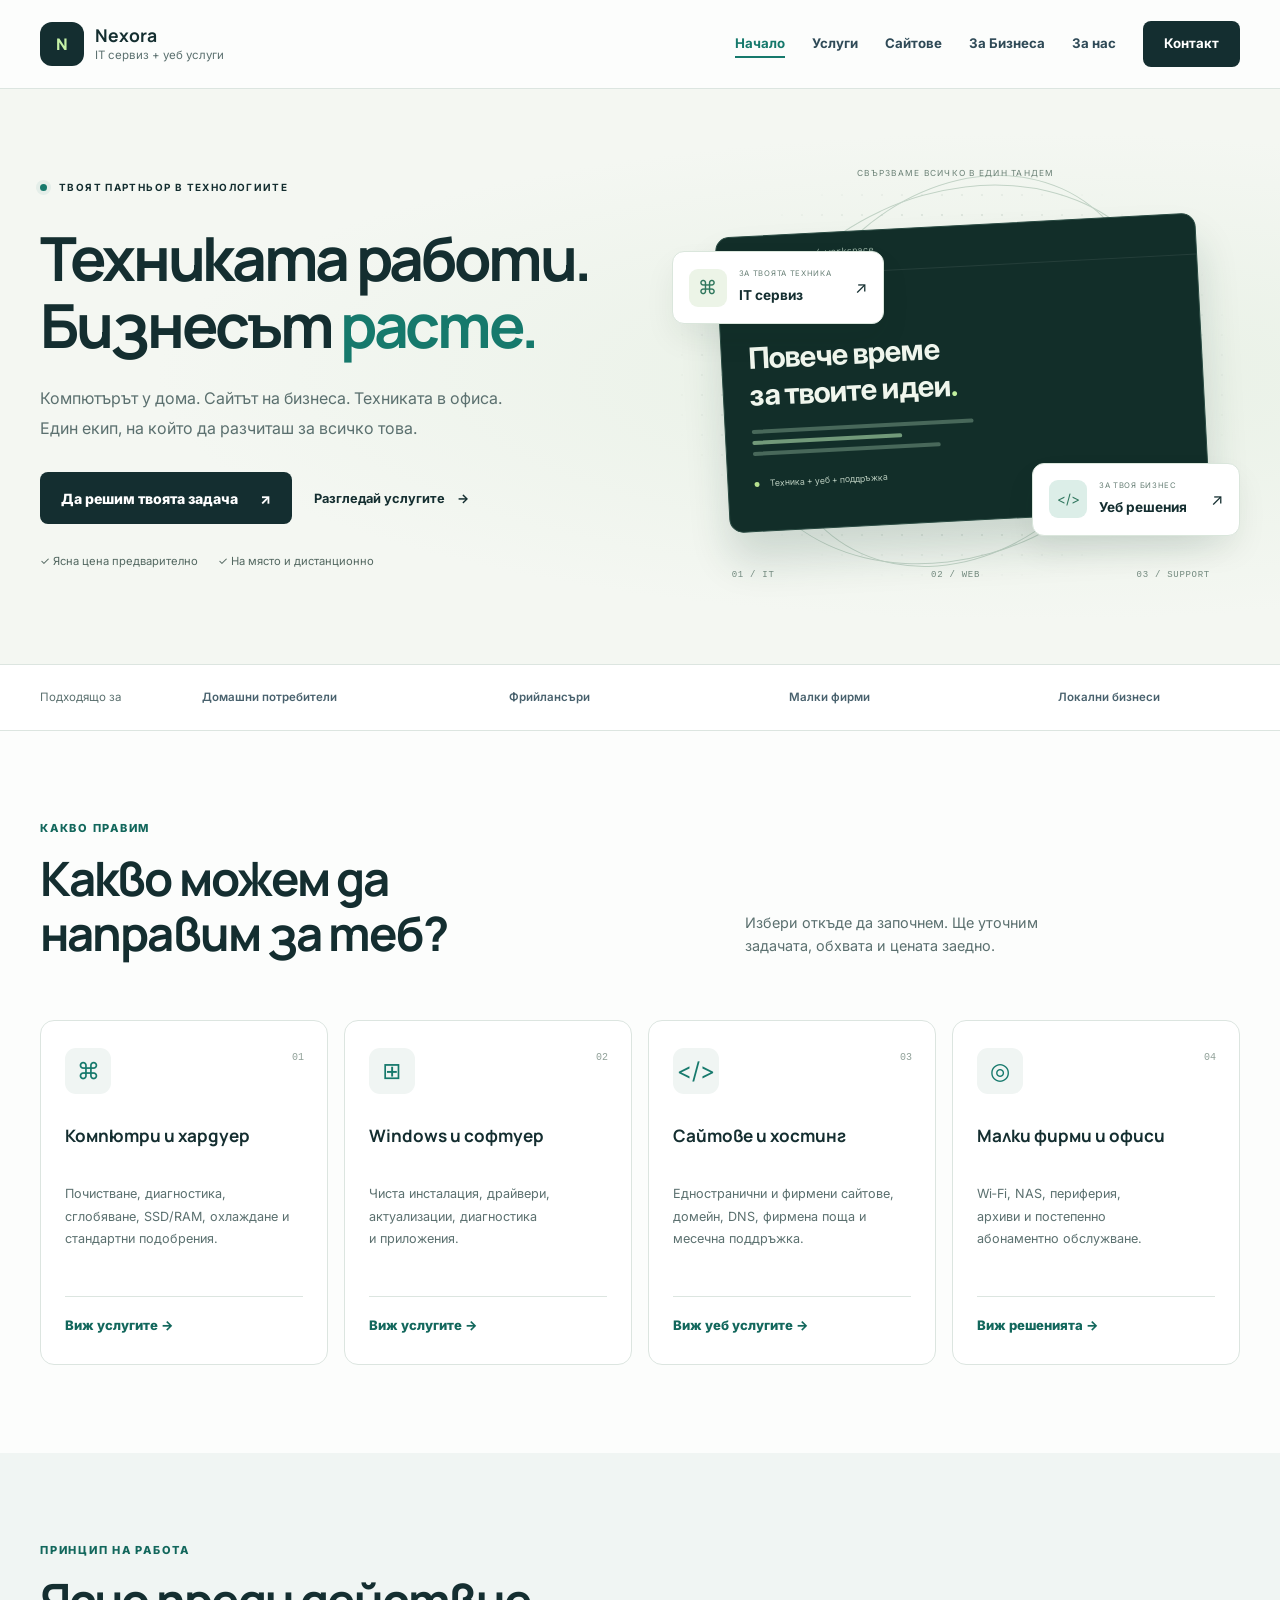
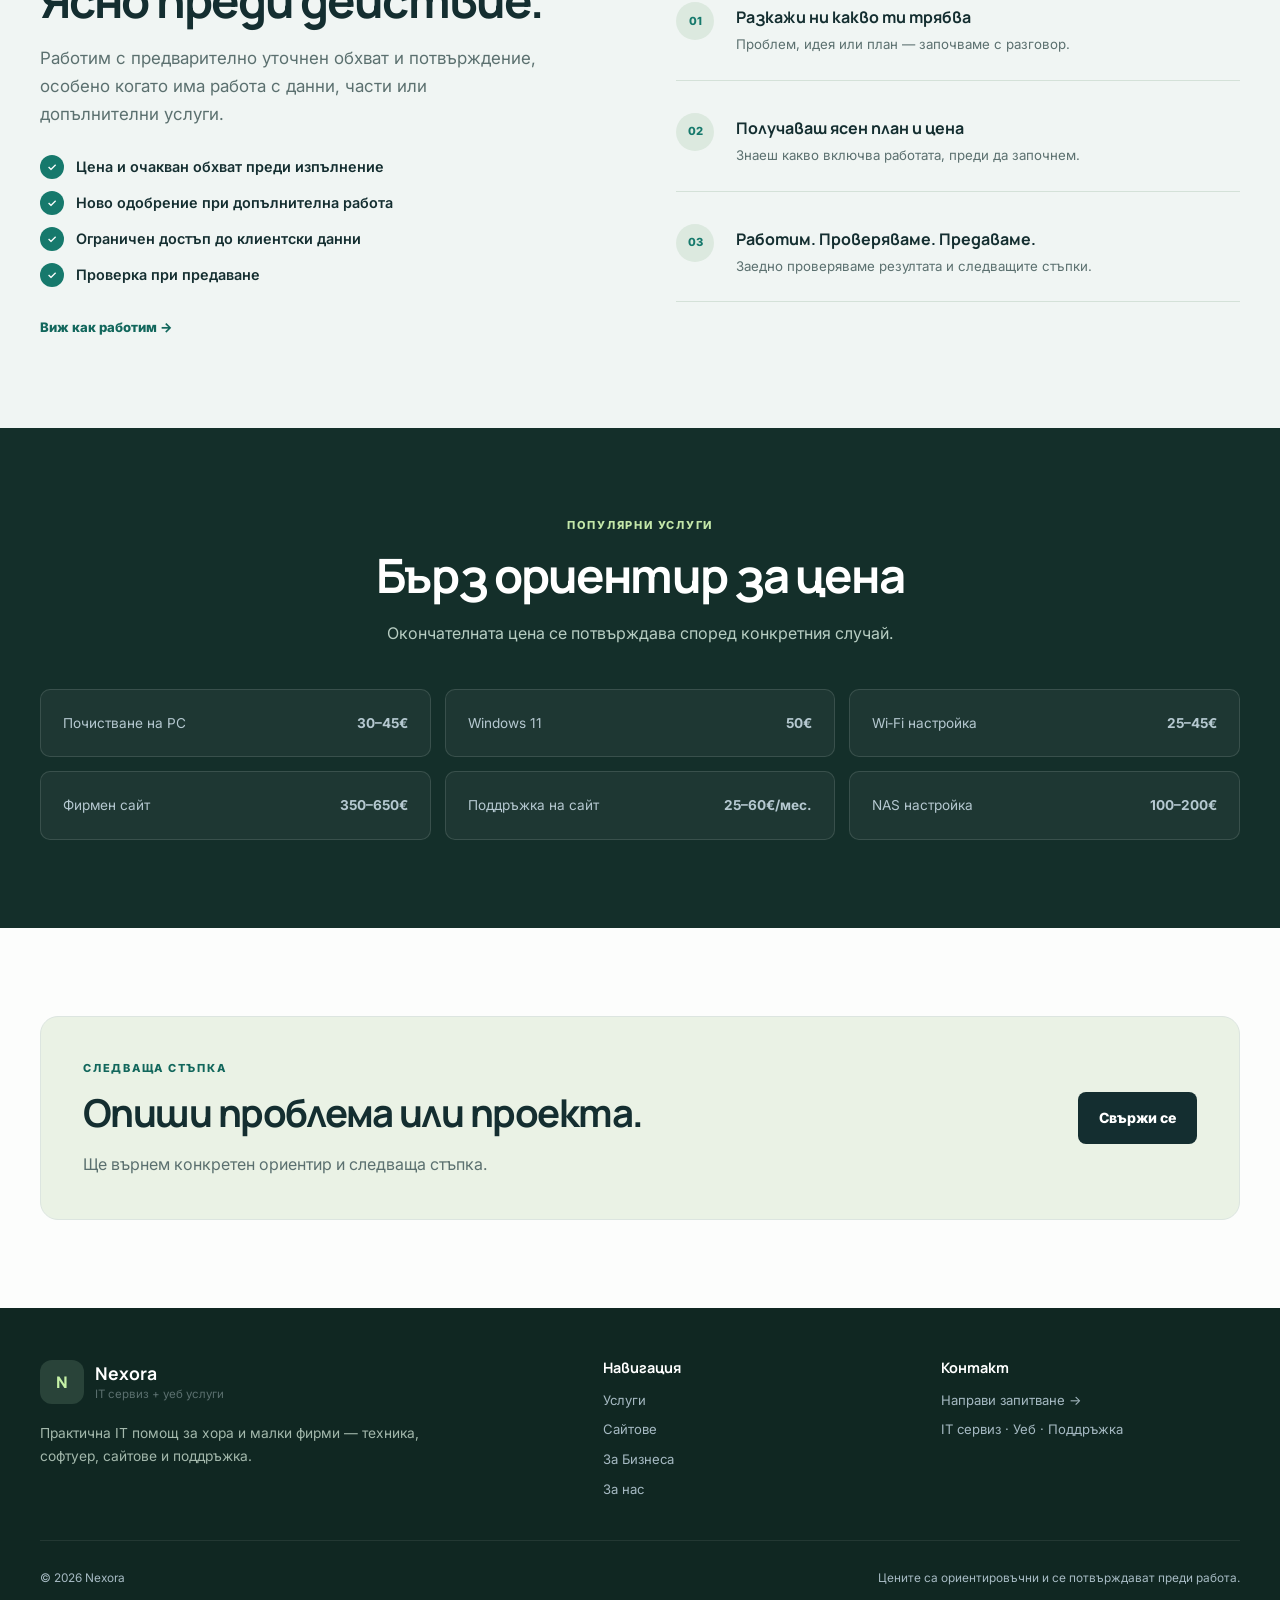
<file: index.html>
<!doctype html>
<html lang="bg">
  <head>
    <meta charset="utf-8" />
    <meta name="viewport" content="width=device-width,initial-scale=1" />
    <title>IT сервиз и изработка на сайтове | Nexora</title>
    <meta name="description" content="Nexora — IT сервиз, компютърна диагностика, инсталация на Windows 11, изработка на сайтове и IT поддръжка за малки фирми." />
    <meta name="robots" content="index, follow" />
    <link rel="canonical" href="https://nexorasupport.org/" />
    <meta name="theme-color" content="#142e30" />

    <!-- Open Graph -->
    <meta property="og:type" content="website" />
    <meta property="og:url" content="https://nexorasupport.org/" />
    <meta property="og:title" content="IT сервиз и изработка на сайтове | Nexora" />
    <meta property="og:description" content="Nexora — IT сервиз, компютърна диагностика, инсталация на Windows 11, изработка на сайтове и IT поддръжка за малки фирми." />
    <meta property="og:image" content="https://nexorasupport.org/assets/img/og-image.jpg" />
    <!-- Twitter / X -->
    <meta name="twitter:card" content="summary_large_image" />
    <meta name="twitter:title" content="IT сервиз и изработка на сайтове | Nexora" />
    <meta name="twitter:description" content="Nexora — IT сервиз, компютърна диагностика, инсталация на Windows 11, изработка на сайтове и IT поддръжка за малки фирми." />
    <meta name="twitter:image" content="https://nexorasupport.org/assets/img/og-image.jpg" />

    <link rel="icon" href="assets/favicon.svg" type="image/svg+xml" />
    <link rel="stylesheet" href="assets/css/styles.css" />
    <link rel="stylesheet" href="assets/css/refresh.css" />

    <!-- Structured data: ProfessionalService -->
    <script type="application/ld+json">
    {
      "@context": "https://schema.org",
      "@type": "ProfessionalService",
      "name": "Nexora",
      "description": "IT сервиз, компютърна диагностика, изработка на сайтове и IT поддръжка за малки фирми.",
      "url": "https://nexorasupport.org/",
      "logo": "https://nexorasupport.org/assets/favicon.svg",
      "areaServed": "BG",
      "serviceType": ["IT сервиз", "Компютърен сервиз", "Изработка на сайтове", "IT поддръжка"]
    }
    </script>
  </head>
  <body>
<a class="skip-link" href="#main-content">Към съдържанието</a>
    <header class="site-header">
      <div class="container nav-wrap">
        <a class="brand" href="index.html"
          ><span class="brand-mark" aria-hidden="true">N</span
          ><span class="brand-text"
            ><strong>Nexora</strong
            ><small>IT сервиз + уеб услуги</small></span
          ></a
        ><button
          class="menu-toggle"
          aria-expanded="false"
          aria-controls="main-nav"
          aria-label="Отвори меню"
        >
          <span></span><span></span><span></span>
        </button>
        <nav class="main-nav" id="main-nav" aria-label="Основна навигация">
          <a href="index.html" aria-current="page">Начало</a><a href="services.html">Услуги</a
          ><a href="websites.html">Сайтове</a
          ><a href="business-support.html">За Бизнеса</a
          ><a href="about.html">За нас</a
          ><a href="contact.html" class="nav-cta">Контакт</a>
        </nav>
      </div>
    </header>
    <main id="main-content">
      <section class="hero home-hero">
        <div class="container hero-grid">
          <div class="hero-copy">
            <p class="availability"><span class="status-dot"></span> ТВОЯТ ПАРТНЬОР В ТЕХНОЛОГИИТЕ</p>
            <h1>Техниката работи.<br>Бизнесът <span>расте.</span></h1>
            <p class="lead">Компютърът у дома. Сайтът на бизнеса. Техниката в офиса. Един екип, на който да разчиташ за всичко това.</p>
            <div class="hero-actions"><a class="btn btn-primary" href="contact.html">Да решим твоята задача <span aria-hidden="true">↗</span></a><a class="hero-secondary" href="services.html">Разгледай услугите <span aria-hidden="true">→</span></a></div>
            <div class="hero-assurances"><span>✓ Ясна цена предварително</span><span>✓ На място и дистанционно</span></div>
          </div>
          <div class="tech-scene" aria-label="Техника, уеб и поддръжка в един тандем">
            <div class="scene-grid"></div><div class="orbit orbit-one"></div><div class="orbit orbit-two"></div>
            <div class="scene-label">СВЪРЗВАМЕ ВСИЧКО В ЕДИН ТАНДЕМ</div>
            <div class="scene-window"><div class="window-top"><span></span><span></span><span></span><small>nexora / workspace</small></div><div class="window-content"><span class="window-kicker">ПО-МАЛКО IT ГРИЖИ</span><strong>Повече време<br>за твоите идеи<span>.</span></strong><div class="code-lines"><i></i><i></i><i></i></div><div class="window-bottom"><span class="status-dot"></span> Техника + уеб + поддръжка</div></div></div>
            <a class="floating-chip chip-hardware" href="services.html#hardware"><span class="chip-icon">⌘</span><span><small>ЗА ТВОЯТА ТЕХНИКА</small><strong>IT сервиз</strong></span><b>↗</b></a>
            <a class="floating-chip chip-web" href="websites.html"><span class="chip-icon">&lt;/&gt;</span><span><small>ЗА ТВОЯ БИЗНЕС</small><strong>Уеб решения</strong></span><b>↗</b></a>
            <div class="scene-caption"><span>01 / IT</span><span>02 / WEB</span><span>03 / SUPPORT</span></div>
          </div>
        </div>
      </section>
      <section class="logo-strip">
        <div class="container logo-strip-grid">
          <span>Подходящо за</span><strong>Домашни потребители</strong
          ><strong>Фрийлансъри</strong><strong>Малки фирми</strong
          ><strong>Локални бизнеси</strong>
        </div>
      </section>
      <section class="section">
        <div class="container">
          <div class="section-heading split-heading">
            <div>
              <p class="eyebrow">Какво правим</p>
              <h2>Какво можем да<br>направим за теб?</h2>
            </div>
            <p>
              Избери откъде да започнем. Ще уточним задачата, обхвата и цената заедно.
            </p>
          </div>
          <div class="feature-grid home-services">
            <a class="feature-card" href="services.html#hardware"
              ><span class="service-icon" aria-hidden="true">⌘</span><span class="card-index">01</span>
              <h3>Компютри и хардуер</h3>
              <p>
                Почистване, диагностика, сглобяване, SSD/RAM, охлаждане и
                стандартни подобрения.
              </p>
              <span class="text-link">Виж услугите →</span></a
            ><a class="feature-card" href="services.html#software"
              ><span class="service-icon" aria-hidden="true">⊞</span><span class="card-index">02</span>
              <h3>Windows и софтуер</h3>
              <p>
                Чиста инсталация, драйвери, актуализации, диагностика и
                приложения.
              </p>
              <span class="text-link">Виж услугите →</span></a
            ><a class="feature-card" href="websites.html"
              ><span class="service-icon" aria-hidden="true">&lt;/&gt;</span><span class="card-index">03</span>
              <h3>Сайтове и хостинг</h3>
              <p>
                Едностранични и фирмени сайтове, домейн, DNS, фирмена поща и
                месечна поддръжка.
              </p>
              <span class="text-link">Виж уеб услугите →</span></a
            ><a class="feature-card" href="business-support.html"
              ><span class="service-icon" aria-hidden="true">◎</span><span class="card-index">04</span>
              <h3>Малки фирми и офиси</h3>
              <p>
                Wi‑Fi, NAS, периферия, архиви и постепенно абонаментно
                обслужване.
              </p>
              <span class="text-link">Виж решенията →</span></a
            >
          </div>
        </div>
      </section>
      <section class="section alt">
        <div class="container two-col">
          <div>
            <p class="eyebrow">Принцип на работа</p>
            <h2>Ясно преди действие.</h2>
            <p class="copy">
              Работим с предварително уточнен обхват и потвърждение, особено
              когато има работа с данни, части или допълнителни услуги.
            </p>
            <div class="check-list">
              <div><span>✓</span>Цена и очакван обхват преди изпълнение</div>
              <div><span>✓</span>Ново одобрение при допълнителна работа</div>
              <div><span>✓</span>Ограничен достъп до клиентски данни</div>
              <div><span>✓</span>Проверка при предаване</div>
            </div>
            <a class="text-link" href="about.html">Виж как работим →</a>
          </div>
          <div class="working-steps">
            <article><span>01</span><div><h3>Разкажи ни какво ти трябва</h3><p>Проблем, идея или план — започваме с разговор.</p></div></article>
            <article><span>02</span><div><h3>Получаваш ясен план и цена</h3><p>Знаеш какво включва работата, преди да започнем.</p></div></article>
            <article><span>03</span><div><h3>Работим. Проверяваме. Предаваме.</h3><p>Заедно проверяваме резултата и следващите стъпки.</p></div></article>
          </div>
        </div>
      </section>
      <section class="section dark">
        <div class="container">
          <div class="section-heading centered">
            <p class="eyebrow">Популярни услуги</p>
            <h2>Бърз ориентир за цена</h2>
            <p class="light-copy">
              Окончателната цена се потвърждава според конкретния случай.
            </p>
          </div>
          <div class="quick-price-grid">
            <article>
              <span>Почистване на PC</span><strong><span data-price="pc_cleaning">30–45€</span></strong>
            </article>
            <article>
              <span>Windows 11</span><strong><span data-price="windows_clean">50€</span></strong>
            </article>
            <article>
              <span>Wi‑Fi настройка</span><strong><span data-price="wifi_router">25–45€</span></strong>
            </article>
            <article>
              <span>Фирмен сайт</span><strong><span data-price="website_company_approx">350–650€</span></strong>
            </article>
            <article>
              <span>Поддръжка на сайт</span><strong><span data-price="website_maintenance">25–60€/мес.</span></strong>
            </article>
            <article>
              <span>NAS настройка</span><strong><span data-price="nas_setup">100–200€</span></strong>
            </article>
          </div>
        </div>
      </section>
      <section class="section">
        <div class="container cta-card">
          <div>
            <p class="eyebrow">Следваща стъпка</p>
            <h2>Опиши проблема или проекта.</h2>
            <p>Ще върнем конкретен ориентир и следваща стъпка.</p>
          </div>
          <a class="btn btn-primary" href="contact.html">Свържи се</a>
        </div>
      </section>
    </main>
    <footer class="site-footer">
      <div class="container footer-grid">
        <div>
          <div class="brand footer-brand">
            <span class="brand-mark" aria-hidden="true">N</span
            ><span class="brand-text"
              ><strong>Nexora</strong
              ><small>IT сервиз + уеб услуги</small></span
            >
          </div>
          <p class="footer-copy">
            Практична IT помощ за хора и малки фирми — техника, софтуер, сайтове
            и поддръжка.
          </p>
        </div>
        <div>
          <h4>Навигация</h4>
          <div class="footer-links">
            <a href="services.html">Услуги</a><a href="websites.html">Сайтове</a
            ><a href="business-support.html">За Бизнеса</a
            ><a href="about.html">За нас</a>
          </div>
        </div>
        <div>
          <h4>Контакт</h4>
          <div class="footer-links">
            <a href="contact.html">Направи запитване →</a><span>IT сервиз · Уеб · Поддръжка</span>
          </div>
        </div>
        <div class="footer-bottom">
          <span>© <span id="year"></span> Nexora</span
          ><span>Цените са ориентировъчни и се потвърждават преди работа.</span>
        </div>
      </div>
    </footer>
    <script src="assets/js/main.js"></script>
  </body>
</html>
</file>
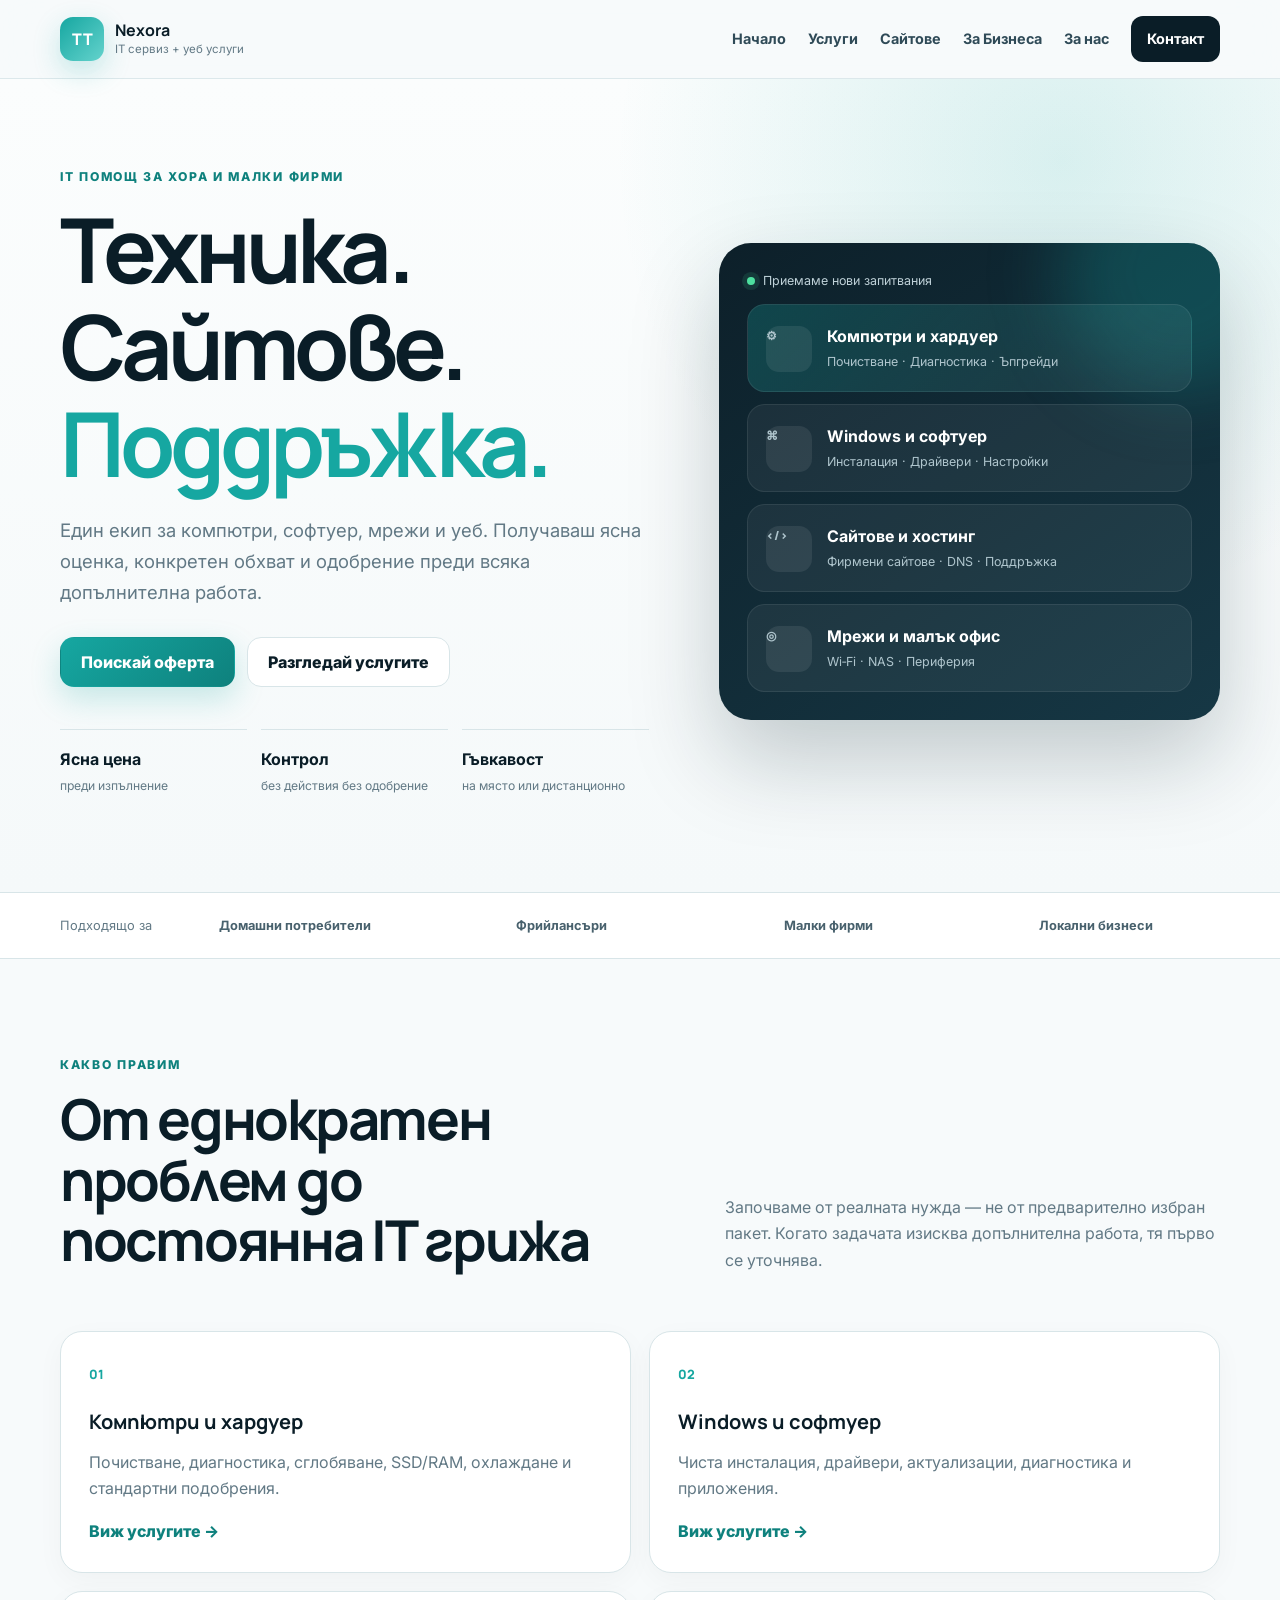
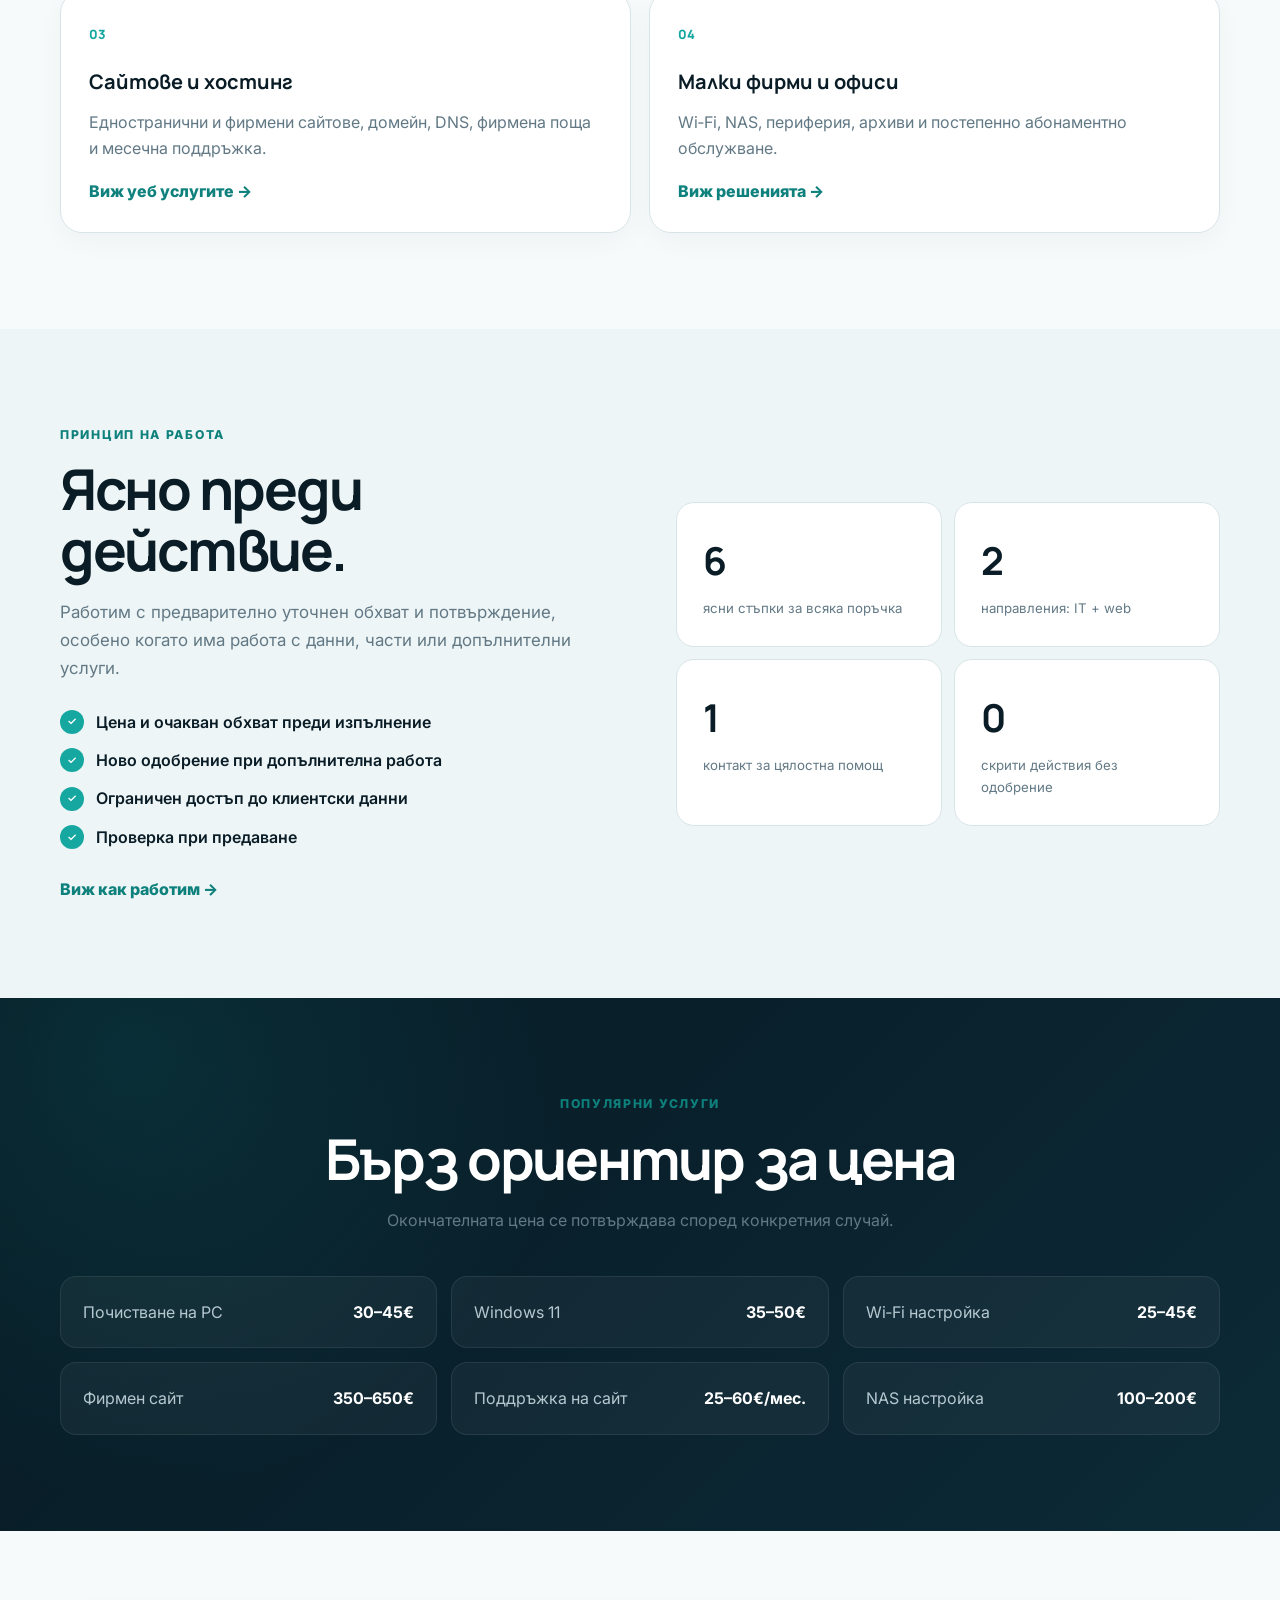
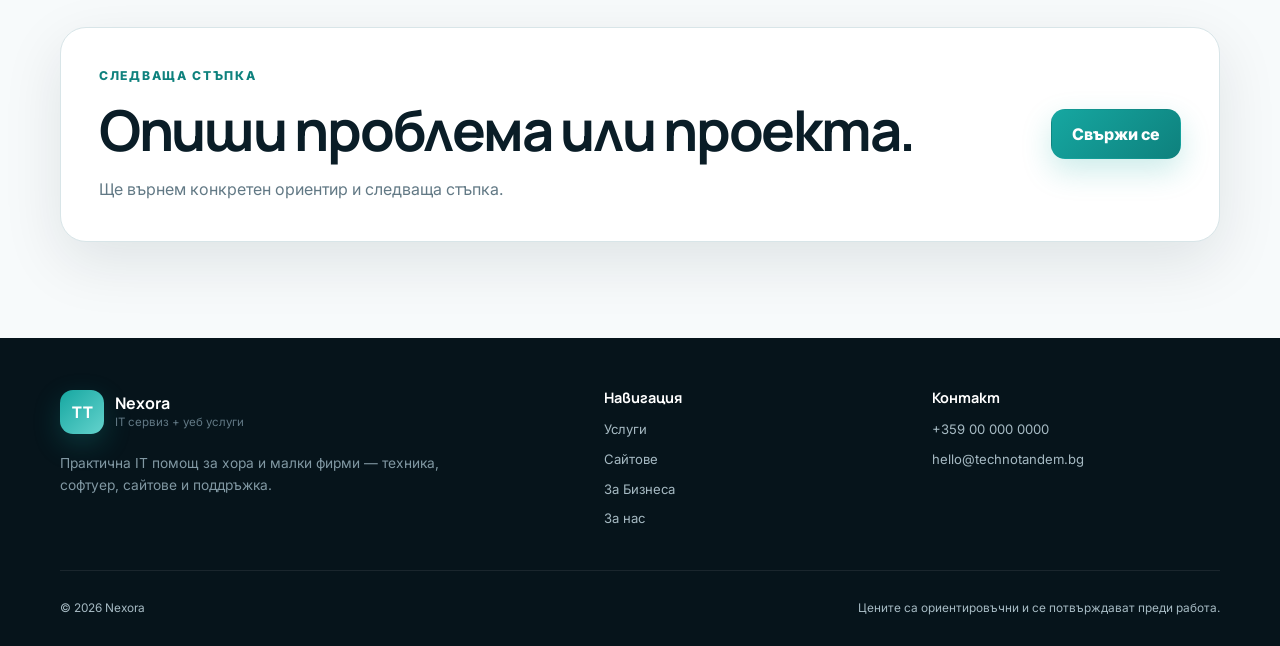
<file: .backup-before-refresh/index.html>
<!doctype html>
<html lang="bg">
  <head>
    <meta charset="utf-8" />
    <meta name="viewport" content="width=device-width,initial-scale=1" />
    <title>Nexora — IT сервиз, сайтове и поддръжка</title>
    <meta
      name="description"
      content="IT сервиз и уеб услуги за частни клиенти и малки фирми."
    />
    <meta name="theme-color" content="#0a1d27" />
    <link rel="stylesheet" href="assets/css/styles.css" />
  </head>
  <body>
    <header class="site-header">
      <div class="container nav-wrap">
        <a class="brand" href="index.html"
          ><span class="brand-mark">TT</span
          ><span class="brand-text"
            ><strong>Nexora</strong
            ><small>IT сервиз + уеб услуги</small></span
          ></a
        ><button
          class="menu-toggle"
          aria-expanded="false"
          aria-controls="main-nav"
          aria-label="Отвори меню"
        >
          <span></span><span></span><span></span>
        </button>
        <nav class="main-nav" id="main-nav">
          <a href="index.html">Начало</a><a href="services.html">Услуги</a
          ><a href="websites.html">Сайтове</a
          ><a href="business-support.html">За Бизнеса</a
          ><a href="about.html">За нас</a
          ><a href="contact.html" class="nav-cta">Контакт</a>
        </nav>
      </div>
    </header>
    <main>
      <section class="hero">
        <div class="container hero-grid">
          <div>
            <p class="eyebrow">IT помощ за хора и малки фирми</p>
            <h1>Техника.<br />Сайтове.<br /><span>Поддръжка.</span></h1>
            <p class="lead">
              Един екип за компютри, софтуер, мрежи и уеб. Получаваш ясна
              оценка, конкретен обхват и одобрение преди всяка допълнителна
              работа.
            </p>
            <div class="hero-actions">
              <a class="btn btn-primary" href="contact.html">Поискай оферта</a
              ><a class="btn btn-secondary" href="services.html"
                >Разгледай услугите</a
              >
            </div>
            <div class="trust-row">
              <div><strong>Ясна цена</strong><span>преди изпълнение</span></div>
              <div>
                <strong>Контрол</strong><span>без действия без одобрение</span>
              </div>
              <div>
                <strong>Гъвкавост</strong><span>на място или дистанционно</span>
              </div>
            </div>
          </div>
          <div class="hero-panel">
            <div class="panel-topline">
              <span class="status-dot"></span> Приемаме нови запитвания
            </div>
            <div class="panel-card featured">
              <span class="panel-icon">⚙</span>
              <div>
                <strong>Компютри и хардуер</strong
                ><span>Почистване · Диагностика · Ъпгрейди</span>
              </div>
            </div>
            <div class="panel-card">
              <span class="panel-icon">⌘</span>
              <div>
                <strong>Windows и софтуер</strong
                ><span>Инсталация · Драйвери · Настройки</span>
              </div>
            </div>
            <div class="panel-card">
              <span class="panel-icon">&lt;/&gt;</span>
              <div>
                <strong>Сайтове и хостинг</strong
                ><span>Фирмени сайтове · DNS · Поддръжка</span>
              </div>
            </div>
            <div class="panel-card">
              <span class="panel-icon">◎</span>
              <div>
                <strong>Мрежи и малък офис</strong
                ><span>Wi‑Fi · NAS · Периферия</span>
              </div>
            </div>
          </div>
        </div>
      </section>
      <section class="logo-strip">
        <div class="container logo-strip-grid">
          <span>Подходящо за</span><strong>Домашни потребители</strong
          ><strong>Фрийлансъри</strong><strong>Малки фирми</strong
          ><strong>Локални бизнеси</strong>
        </div>
      </section>
      <section class="section">
        <div class="container">
          <div class="section-heading split-heading">
            <div>
              <p class="eyebrow">Какво правим</p>
              <h2>От еднократен проблем до постоянна IT грижа</h2>
            </div>
            <p>
              Започваме от реалната нужда — не от предварително избран пакет.
              Когато задачата изисква допълнителна работа, тя първо се уточнява.
            </p>
          </div>
          <div class="feature-grid">
            <a class="feature-card" href="services.html#hardware"
              ><span class="feature-number">01</span>
              <h3>Компютри и хардуер</h3>
              <p>
                Почистване, диагностика, сглобяване, SSD/RAM, охлаждане и
                стандартни подобрения.
              </p>
              <span class="text-link">Виж услугите →</span></a
            ><a class="feature-card" href="services.html#software"
              ><span class="feature-number">02</span>
              <h3>Windows и софтуер</h3>
              <p>
                Чиста инсталация, драйвери, актуализации, диагностика и
                приложения.
              </p>
              <span class="text-link">Виж услугите →</span></a
            ><a class="feature-card" href="websites.html"
              ><span class="feature-number">03</span>
              <h3>Сайтове и хостинг</h3>
              <p>
                Едностранични и фирмени сайтове, домейн, DNS, фирмена поща и
                месечна поддръжка.
              </p>
              <span class="text-link">Виж уеб услугите →</span></a
            ><a class="feature-card" href="business-support.html"
              ><span class="feature-number">04</span>
              <h3>Малки фирми и офиси</h3>
              <p>
                Wi‑Fi, NAS, периферия, архиви и постепенно абонаментно
                обслужване.
              </p>
              <span class="text-link">Виж решенията →</span></a
            >
          </div>
        </div>
      </section>
      <section class="section alt">
        <div class="container two-col">
          <div>
            <p class="eyebrow">Принцип на работа</p>
            <h2>Ясно преди действие.</h2>
            <p class="copy">
              Работим с предварително уточнен обхват и потвърждение, особено
              когато има работа с данни, части или допълнителни услуги.
            </p>
            <div class="check-list">
              <div><span>✓</span>Цена и очакван обхват преди изпълнение</div>
              <div><span>✓</span>Ново одобрение при допълнителна работа</div>
              <div><span>✓</span>Ограничен достъп до клиентски данни</div>
              <div><span>✓</span>Проверка при предаване</div>
            </div>
            <a class="text-link" href="about.html">Виж как работим →</a>
          </div>
          <div class="metric-panel">
            <div class="metric">
              <strong>6</strong><span>ясни стъпки за всяка поръчка</span>
            </div>
            <div class="metric">
              <strong>2</strong><span>направления: IT + web</span>
            </div>
            <div class="metric">
              <strong>1</strong><span>контакт за цялостна помощ</span>
            </div>
            <div class="metric">
              <strong>0</strong><span>скрити действия без одобрение</span>
            </div>
          </div>
        </div>
      </section>
      <section class="section dark">
        <div class="container">
          <div class="section-heading centered">
            <p class="eyebrow">Популярни услуги</p>
            <h2>Бърз ориентир за цена</h2>
            <p class="light-copy">
              Окончателната цена се потвърждава според конкретния случай.
            </p>
          </div>
          <div class="quick-price-grid">
            <article>
              <span>Почистване на PC</span><strong>30–45€</strong>
            </article>
            <article><span>Windows 11</span><strong>35–50€</strong></article>
            <article>
              <span>Wi‑Fi настройка</span><strong>25–45€</strong>
            </article>
            <article><span>Фирмен сайт</span><strong>350–650€</strong></article>
            <article>
              <span>Поддръжка на сайт</span><strong>25–60€/мес.</strong>
            </article>
            <article>
              <span>NAS настройка</span><strong>100–200€</strong>
            </article>
          </div>
        </div>
      </section>
      <section class="section">
        <div class="container cta-card">
          <div>
            <p class="eyebrow">Следваща стъпка</p>
            <h2>Опиши проблема или проекта.</h2>
            <p>Ще върнем конкретен ориентир и следваща стъпка.</p>
          </div>
          <a class="btn btn-primary" href="contact.html">Свържи се</a>
        </div>
      </section>
    </main>
    <footer class="site-footer">
      <div class="container footer-grid">
        <div>
          <div class="brand footer-brand">
            <span class="brand-mark">TT</span
            ><span class="brand-text"
              ><strong>Nexora</strong
              ><small>IT сервиз + уеб услуги</small></span
            >
          </div>
          <p class="footer-copy">
            Практична IT помощ за хора и малки фирми — техника, софтуер, сайтове
            и поддръжка.
          </p>
        </div>
        <div>
          <h4>Навигация</h4>
          <div class="footer-links">
            <a href="services.html">Услуги</a><a href="websites.html">Сайтове</a
            ><a href="business-support.html">За Бизнеса</a
            ><a href="about.html">За нас</a>
          </div>
        </div>
        <div>
          <h4>Контакт</h4>
          <div class="footer-links">
            <a href="tel:+359000000000">+359 00 000 0000</a
            ><a href="mailto:hello@technotandem.bg">hello@technotandem.bg</a>
          </div>
        </div>
        <div class="footer-bottom">
          <span>© <span id="year"></span> Nexora</span
          ><span>Цените са ориентировъчни и се потвърждават преди работа.</span>
        </div>
      </div>
    </footer>
    <script src="assets/js/main.js"></script>
  </body>
</html>
</file>
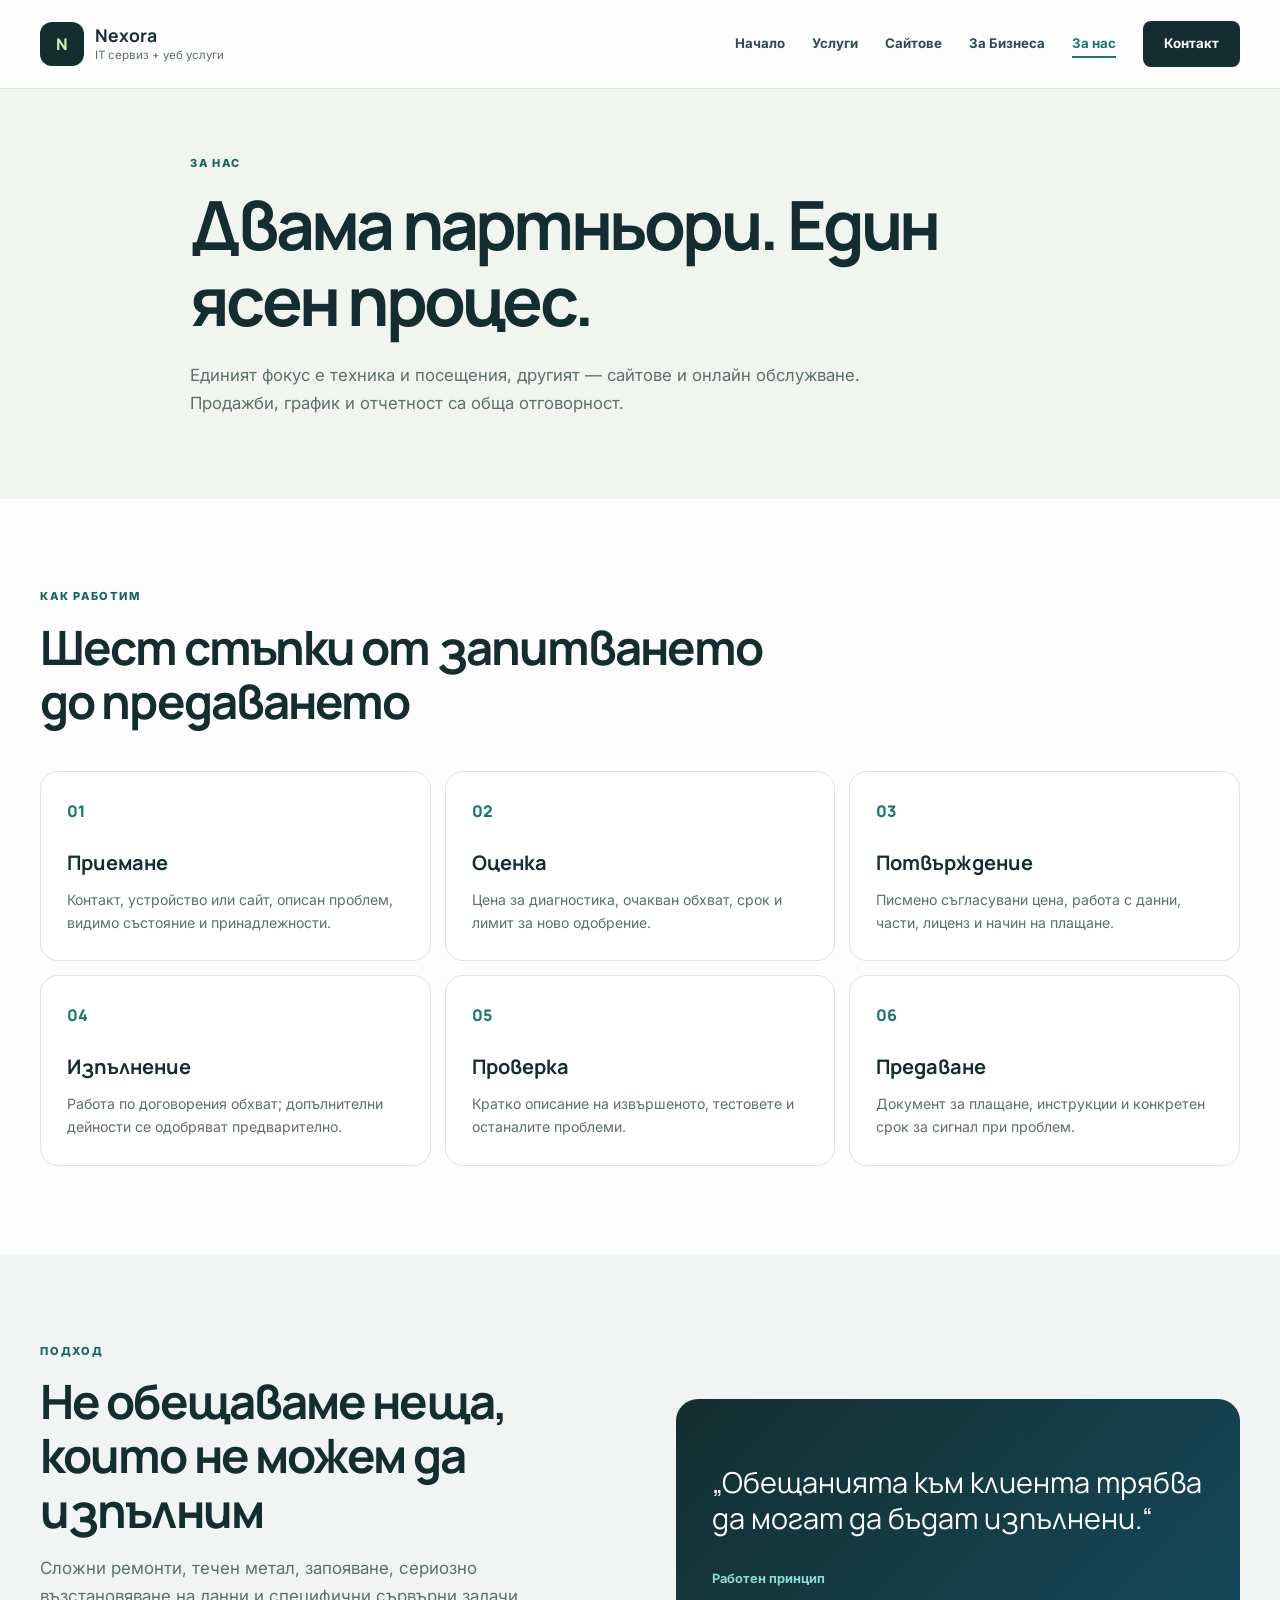
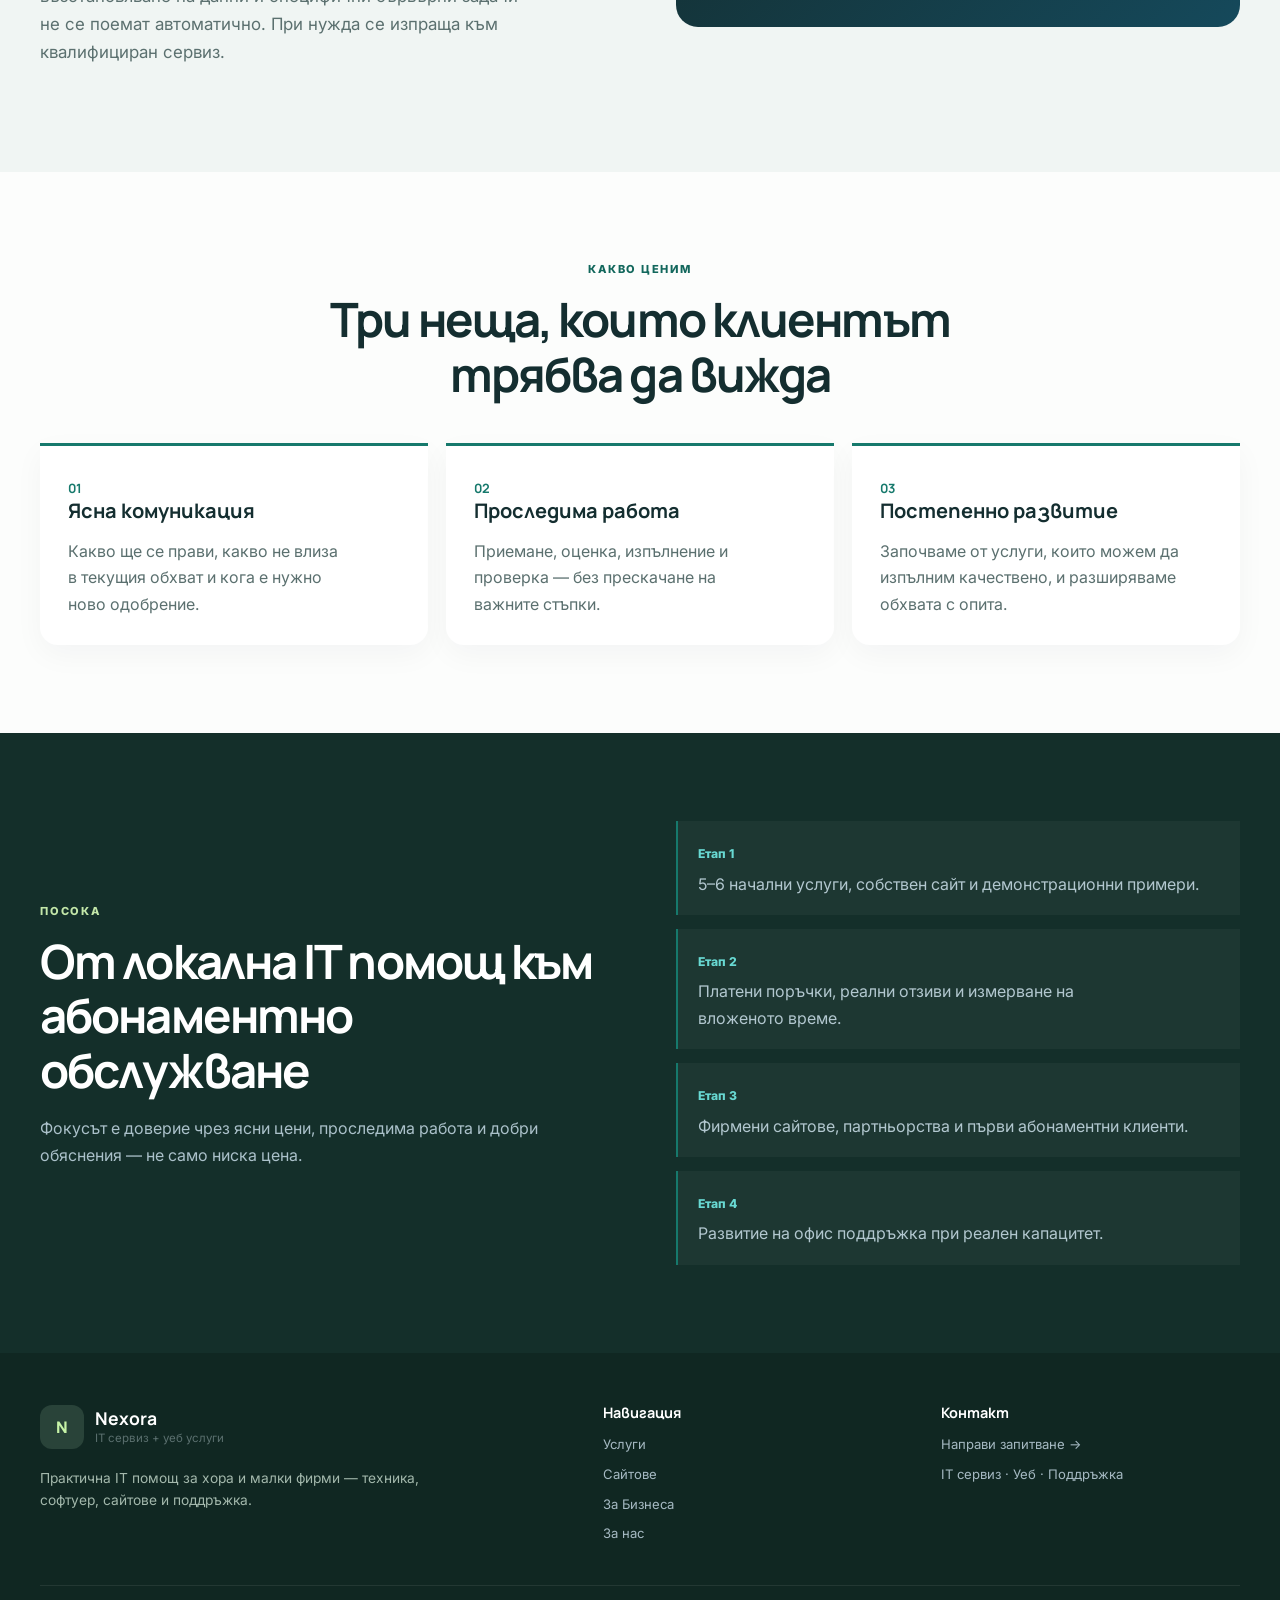
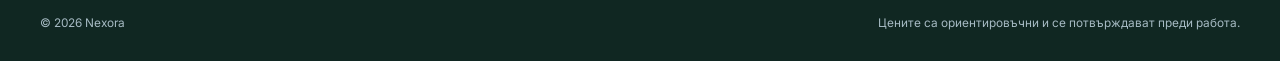
<file: about.html>
<!doctype html>
<html lang="bg">
  <head>
    <meta charset="utf-8" />
    <meta name="viewport" content="width=device-width,initial-scale=1" />
    <title>За нас и как работим | Nexora</title>
    <meta name="description" content="Научете повече за Nexora, нашите процеси на работа и как помагаме с компютърни услуги и изработка на сайтове." />
    <meta name="robots" content="index, follow" />
    <link rel="canonical" href="https://nexorasupport.org/about.html" />
    <meta name="theme-color" content="#142e30" />

    <!-- Open Graph -->
    <meta property="og:type" content="website" />
    <meta property="og:url" content="https://nexorasupport.org/about.html" />
    <meta property="og:title" content="За нас и как работим | Nexora" />
    <meta property="og:description" content="Научете повече за Nexora, нашите процеси на работа и как помагаме с компютърни услуги и изработка на сайтове." />
    <meta property="og:image" content="https://nexorasupport.org/assets/img/og-image.jpg" />
    <!-- Twitter / X -->
    <meta name="twitter:card" content="summary_large_image" />
    <meta name="twitter:title" content="За нас и как работим | Nexora" />
    <meta name="twitter:description" content="Научете повече за Nexora, нашите процеси на работа и как помагаме с компютърни услуги и изработка на сайтове." />
    <meta name="twitter:image" content="https://nexorasupport.org/assets/img/og-image.jpg" />

    <link rel="icon" href="assets/favicon.svg" type="image/svg+xml" />
    <link rel="stylesheet" href="assets/css/styles.css" />
    <link rel="stylesheet" href="assets/css/refresh.css" />

    <script type="application/ld+json">
    {
      "@context": "https://schema.org",
      "@type": "ProfessionalService",
      "name": "Nexora",
      "url": "https://nexorasupport.org/about.html"
    }
    </script>
  </head>
  <body>
<a class="skip-link" href="#main-content">Към съдържанието</a>
    <header class="site-header">
      <div class="container nav-wrap">
        <a class="brand" href="index.html"
          ><span class="brand-mark" aria-hidden="true">N</span
          ><span class="brand-text"
            ><strong>Nexora</strong
            ><small>IT сервиз + уеб услуги</small></span
          ></a
        ><button
          class="menu-toggle"
          aria-expanded="false"
          aria-controls="main-nav"
          aria-label="Отвори меню"
        >
          <span></span><span></span><span></span>
        </button>
        <nav class="main-nav" id="main-nav" aria-label="Основна навигация">
          <a href="index.html">Начало</a><a href="services.html">Услуги</a
          ><a href="websites.html">Сайтове</a
          ><a href="business-support.html">За Бизнеса</a
          ><a href="about.html" aria-current="page">За нас</a
          ><a href="contact.html" class="nav-cta">Контакт</a>
        </nav>
      </div>
    </header>
    <main id="main-content">
      <section class="page-hero">
        <div class="container narrow">
          <p class="eyebrow">За нас</p>
          <h1>Двама партньори. Един ясен процес.</h1>
          <p class="lead">
            Единият фокус е техника и посещения, другият — сайтове и онлайн
            обслужване. Продажби, график и отчетност са обща отговорност.
          </p>
        </div>
      </section>
      <section class="section">
        <div class="container">
          <div class="section-heading">
            <p class="eyebrow">Как работим</p>
            <h2>Шест стъпки от запитването до предаването</h2>
          </div>
          <div class="process-grid">
            <article>
              <span>01</span>
              <h3>Приемане</h3>
              <p>
                Контакт, устройство или сайт, описан проблем, видимо състояние и
                принадлежности.
              </p>
            </article>
            <article>
              <span>02</span>
              <h3>Оценка</h3>
              <p>
                Цена за диагностика, очакван обхват, срок и лимит за ново
                одобрение.
              </p>
            </article>
            <article>
              <span>03</span>
              <h3>Потвърждение</h3>
              <p>
                Писмено съгласувани цена, работа с данни, части, лиценз и начин
                на плащане.
              </p>
            </article>
            <article>
              <span>04</span>
              <h3>Изпълнение</h3>
              <p>
                Работа по договорения обхват; допълнителни дейности се одобряват
                предварително.
              </p>
            </article>
            <article>
              <span>05</span>
              <h3>Проверка</h3>
              <p>
                Кратко описание на извършеното, тестовете и останалите проблеми.
              </p>
            </article>
            <article>
              <span>06</span>
              <h3>Предаване</h3>
              <p>
                Документ за плащане, инструкции и конкретен срок за сигнал при
                проблем.
              </p>
            </article>
          </div>
        </div>
      </section>
      <section class="section alt">
        <div class="container two-col">
          <div>
            <p class="eyebrow">Подход</p>
            <h2>Не обещаваме неща, които не можем да изпълним</h2>
            <p class="copy">
              Сложни ремонти, течен метал, запояване, сериозно възстановяване на
              данни и специфични сървърни задачи не се поемат автоматично. При
              нужда се изпраща към квалифициран сервиз.
            </p>
          </div>
          <div class="quote-card">
            <p>„Обещанията към клиента трябва да могат да бъдат изпълнени.“</p>
            <span>Работен принцип</span>
          </div>
        </div>
      </section>
      <section class="section">
        <div class="container">
          <div class="section-heading centered">
            <p class="eyebrow">Какво ценим</p>
            <h2>Три неща, които клиентът трябва да вижда</h2>
          </div>
          <div class="benefit-grid">
            <article>
              <strong>01</strong>
              <h3>Ясна комуникация</h3>
              <p>
                Какво ще се прави, какво не влиза в текущия обхват и кога е
                нужно ново одобрение.
              </p>
            </article>
            <article>
              <strong>02</strong>
              <h3>Проследима работа</h3>
              <p>
                Приемане, оценка, изпълнение и проверка — без прескачане на
                важните стъпки.
              </p>
            </article>
            <article>
              <strong>03</strong>
              <h3>Постепенно развитие</h3>
              <p>
                Започваме от услуги, които можем да изпълним качествено, и
                разширяваме обхвата с опита.
              </p>
            </article>
          </div>
        </div>
      </section>
      <section class="section dark">
        <div class="container two-col">
          <div>
            <p class="eyebrow">Посока</p>
            <h2>От локална IT помощ към абонаментно обслужване</h2>
            <p class="light-copy">
              Фокусът е доверие чрез ясни цени, проследима работа и добри
              обяснения — не само ниска цена.
            </p>
          </div>
          <div class="timeline">
            <div>
              <span>Етап 1</span>
              <p>
                5–6 начални услуги, собствен сайт и демонстрационни примери.
              </p>
            </div>
            <div>
              <span>Етап 2</span>
              <p>
                Платени поръчки, реални отзиви и измерване на вложеното време.
              </p>
            </div>
            <div>
              <span>Етап 3</span>
              <p>Фирмени сайтове, партньорства и първи абонаментни клиенти.</p>
            </div>
            <div>
              <span>Етап 4</span>
              <p>Развитие на офис поддръжка при реален капацитет.</p>
            </div>
          </div>
        </div>
      </section>
    </main>
    <footer class="site-footer">
      <div class="container footer-grid">
        <div>
          <div class="brand footer-brand">
            <span class="brand-mark" aria-hidden="true">N</span
            ><span class="brand-text"
              ><strong>Nexora</strong
              ><small>IT сервиз + уеб услуги</small></span
            >
          </div>
          <p class="footer-copy">
            Практична IT помощ за хора и малки фирми — техника, софтуер, сайтове
            и поддръжка.
          </p>
        </div>
        <div>
          <h4>Навигация</h4>
          <div class="footer-links">
            <a href="services.html">Услуги</a><a href="websites.html">Сайтове</a
            ><a href="business-support.html">За Бизнеса</a
            ><a href="about.html">За нас</a>
          </div>
        </div>
        <div>
          <h4>Контакт</h4>
          <div class="footer-links">
            <a href="contact.html">Направи запитване →</a><span>IT сервиз · Уеб · Поддръжка</span>
          </div>
        </div>
        <div class="footer-bottom">
          <span>© <span id="year"></span> Nexora</span
          ><span>Цените са ориентировъчни и се потвърждават преди работа.</span>
        </div>
      </div>
    </footer>
    <script src="assets/js/main.js"></script>
  </body>
</html>
</file>
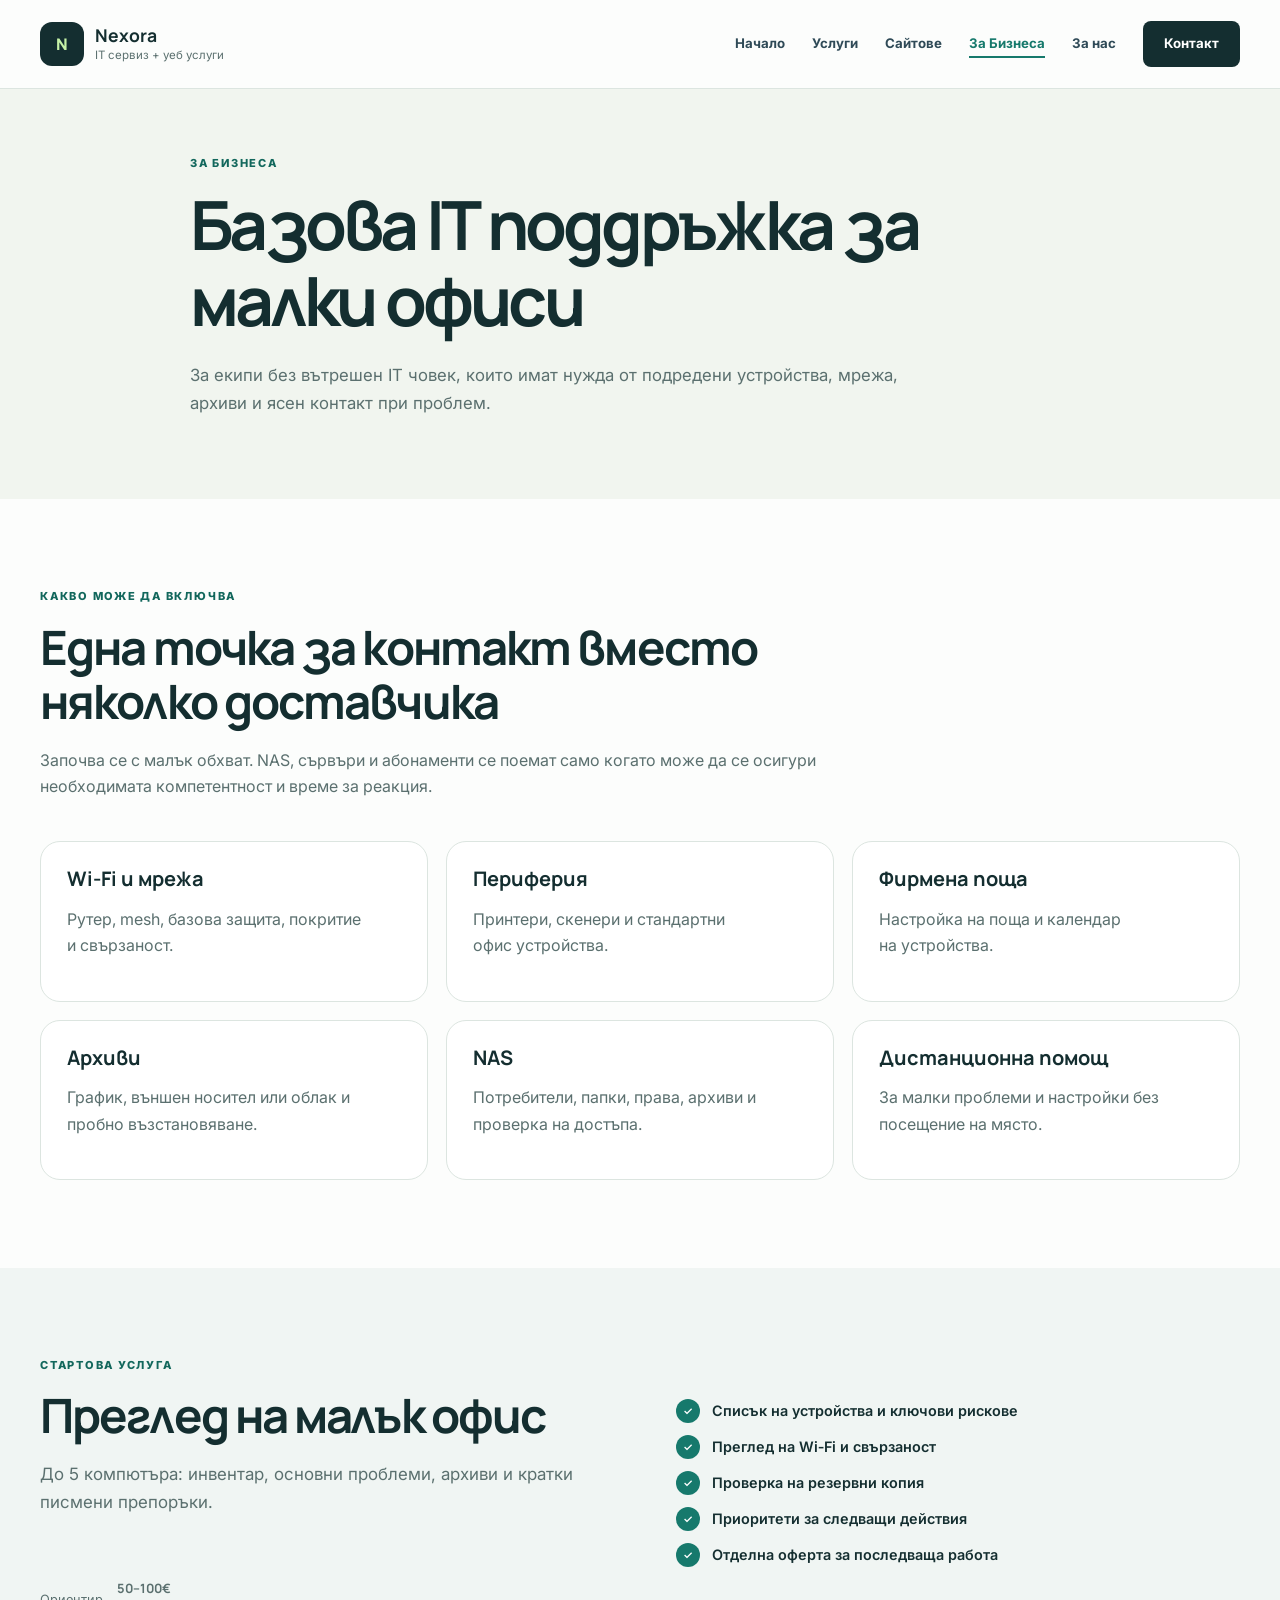
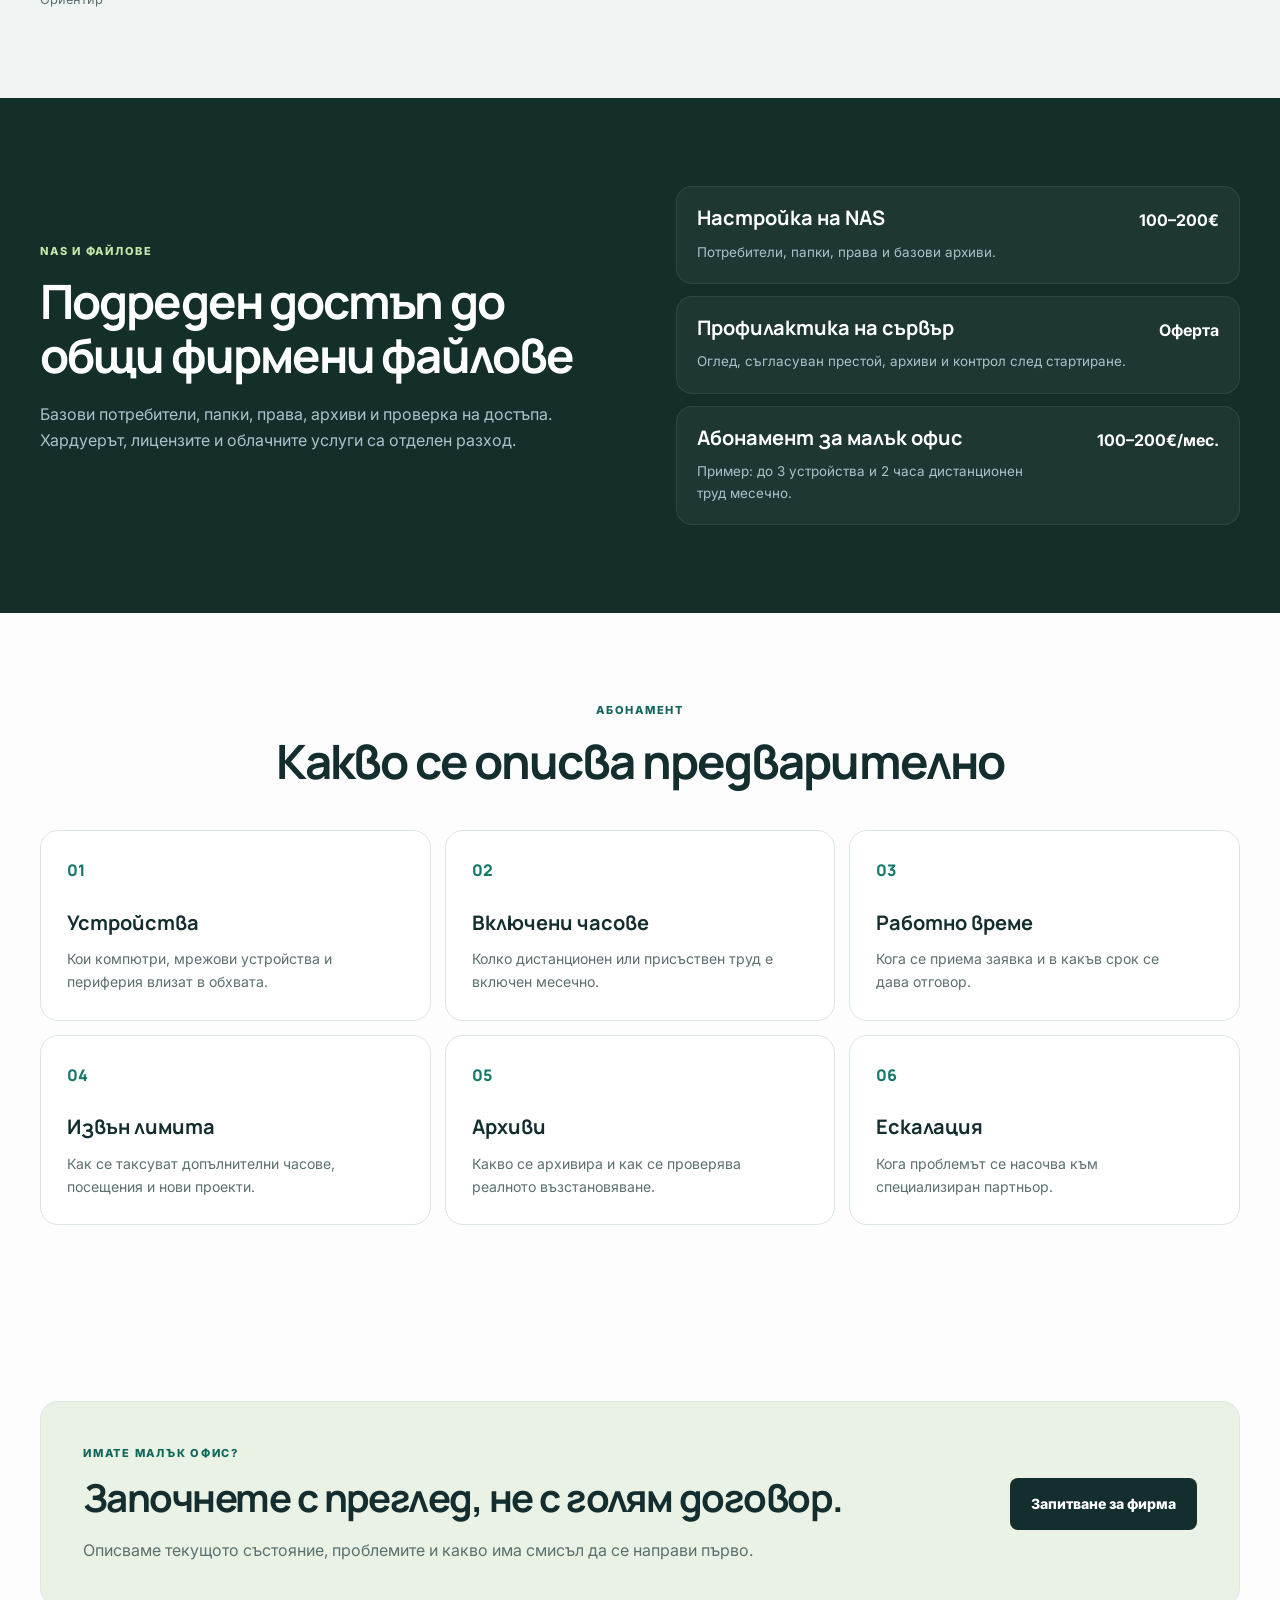
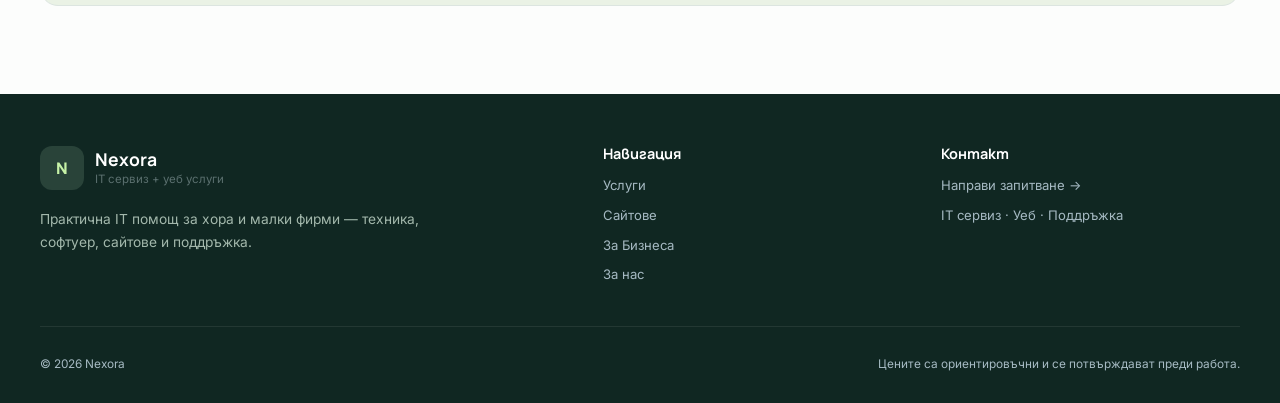
<file: business-support.html>
<!doctype html>
<html lang="bg">
  <head>
    <meta charset="utf-8" />
    <meta name="viewport" content="width=device-width,initial-scale=1" />
    <title>IT поддръжка за малки фирми | Nexora</title>
    <meta name="description" content="Абонаментна IT поддръжка, настройка на малки офиси, мрежи, NAS и архиви за местни бизнеси от Nexora." />
    <meta name="robots" content="index, follow" />
    <link rel="canonical" href="https://nexorasupport.org/business-support.html" />
    <meta name="theme-color" content="#142e30" />

    <!-- Open Graph -->
    <meta property="og:type" content="website" />
    <meta property="og:url" content="https://nexorasupport.org/business-support.html" />
    <meta property="og:title" content="IT поддръжка за малки фирми | Nexora" />
    <meta property="og:description" content="Абонаментна IT поддръжка, настройка на малки офиси, мрежи, NAS и архиви за местни бизнеси от Nexora." />
    <meta property="og:image" content="https://nexorasupport.org/assets/img/og-image.jpg" />
    <!-- Twitter / X -->
    <meta name="twitter:card" content="summary_large_image" />
    <meta name="twitter:title" content="IT поддръжка за малки фирми | Nexora" />
    <meta name="twitter:description" content="Абонаментна IT поддръжка, настройка на малки офиси, мрежи, NAS и архиви за местни бизнеси от Nexora." />
    <meta name="twitter:image" content="https://nexorasupport.org/assets/img/og-image.jpg" />

    <link rel="icon" href="assets/favicon.svg" type="image/svg+xml" />
    <link rel="stylesheet" href="assets/css/styles.css" />
    <link rel="stylesheet" href="assets/css/refresh.css" />

    <script type="application/ld+json">
    {
      "@context": "https://schema.org",
      "@type": "Service",
      "name": "IT поддръжка за малки фирми",
      "provider": {
        "@type": "ProfessionalService",
        "name": "Nexora"
      },
      "areaServed": "BG",
      "description": "IT поддръжка, изграждане на офисни мрежи, NAS архивиране и отстраняване на проблеми за бизнеси."
    }
    </script>
  </head>
  <body>
<a class="skip-link" href="#main-content">Към съдържанието</a>
    <header class="site-header">
      <div class="container nav-wrap">
        <a class="brand" href="index.html"
          ><span class="brand-mark" aria-hidden="true">N</span
          ><span class="brand-text"
            ><strong>Nexora</strong
            ><small>IT сервиз + уеб услуги</small></span
          ></a
        ><button
          class="menu-toggle"
          aria-expanded="false"
          aria-controls="main-nav"
          aria-label="Отвори меню"
        >
          <span></span><span></span><span></span>
        </button>
        <nav class="main-nav" id="main-nav" aria-label="Основна навигация">
          <a href="index.html">Начало</a><a href="services.html">Услуги</a
          ><a href="websites.html">Сайтове</a
          ><a href="business-support.html" aria-current="page">За Бизнеса</a
          ><a href="about.html">За нас</a
          ><a href="contact.html?service=business" class="nav-cta">Контакт</a>
        </nav>
      </div>
    </header>
    <main id="main-content">
      <section class="page-hero">
        <div class="container narrow">
          <p class="eyebrow">За Бизнеса</p>
          <h1>Базова IT поддръжка за малки офиси</h1>
          <p class="lead">
            За екипи без вътрешен IT човек, които имат нужда от подредени
            устройства, мрежа, архиви и ясен контакт при проблем.
          </p>
        </div>
      </section>
      <section class="section">
        <div class="container">
          <div class="section-heading">
            <p class="eyebrow">Какво може да включва</p>
            <h2>Една точка за контакт вместо няколко доставчика</h2>
            <p>
              Започва се с малък обхват. NAS, сървъри и абонаменти се поемат
              само когато може да се осигури необходимата компетентност и време
              за реакция.
            </p>
          </div>
          <div class="cards-3">
            <article class="info-card">
              <h3>Wi‑Fi и мрежа</h3>
              <p>Рутер, mesh, базова защита, покритие и свързаност.</p>
            </article>
            <article class="info-card">
              <h3>Периферия</h3>
              <p>Принтери, скенери и стандартни офис устройства.</p>
            </article>
            <article class="info-card">
              <h3>Фирмена поща</h3>
              <p>Настройка на поща и календар на устройства.</p>
            </article>
            <article class="info-card">
              <h3>Архиви</h3>
              <p>График, външен носител или облак и пробно възстановяване.</p>
            </article>
            <article class="info-card">
              <h3>NAS</h3>
              <p>Потребители, папки, права, архиви и проверка на достъпа.</p>
            </article>
            <article class="info-card">
              <h3>Дистанционна помощ</h3>
              <p>За малки проблеми и настройки без посещение на място.</p>
            </article>
          </div>
        </div>
      </section>
      <section class="section alt">
        <div class="container two-col">
          <div>
            <p class="eyebrow">Стартова услуга</p>
            <h2>Преглед на малък офис</h2>
            <p class="copy">
              До 5 компютъра: инвентар, основни проблеми, архиви и кратки
              писмени препоръки.
            </p>
            <div class="price-callout">
              <span>Ориентир</span><strong><span data-price="office_review">50–100€</span></strong>
            </div>
          </div>
          <div class="check-list">
            <div><span>✓</span>Списък на устройства и ключови рискове</div>
            <div><span>✓</span>Преглед на Wi‑Fi и свързаност</div>
            <div><span>✓</span>Проверка на резервни копия</div>
            <div><span>✓</span>Приоритети за следващи действия</div>
            <div><span>✓</span>Отделна оферта за последваща работа</div>
          </div>
        </div>
      </section>
      <section class="section dark">
        <div class="container two-col">
          <div>
            <p class="eyebrow">NAS и файлове</p>
            <h2>Подреден достъп до общи фирмени файлове</h2>
            <p class="light-copy">
              Базови потребители, папки, права, архиви и проверка на достъпа.
              Хардуерът, лицензите и облачните услуги са отделен разход.
            </p>
          </div>
          <div class="stack-list dark-stack">
            <article>
              <div>
                <h3>Настройка на NAS</h3>
                <p>Потребители, папки, права и базови архиви.</p>
              </div>
              <strong><span data-price="nas_setup">100–200€</span></strong>
            </article>
            <article>
              <div>
                <h3>Профилактика на сървър</h3>
                <p>
                  Оглед, съгласуван престой, архиви и контрол след стартиране.
                </p>
              </div>
              <strong>Оферта</strong>
            </article>
            <article>
              <div>
                <h3>Абонамент за малък офис</h3>
                <p>
                  Пример: до 3 устройства и 2 часа дистанционен труд месечно.
                </p>
              </div>
              <strong><span data-price="business_sub">100–200€/мес.</span></strong>
            </article>
          </div>
        </div>
      </section>
      <section class="section">
        <div class="container">
          <div class="section-heading centered">
            <p class="eyebrow">Абонамент</p>
            <h2>Какво се описва предварително</h2>
          </div>
          <div class="process-grid">
            <article>
              <span>01</span>
              <h3>Устройства</h3>
              <p>
                Кои компютри, мрежови устройства и периферия влизат в обхвата.
              </p>
            </article>
            <article>
              <span>02</span>
              <h3>Включени часове</h3>
              <p>Колко дистанционен или присъствен труд е включен месечно.</p>
            </article>
            <article>
              <span>03</span>
              <h3>Работно време</h3>
              <p>Кога се приема заявка и в какъв срок се дава отговор.</p>
            </article>
            <article>
              <span>04</span>
              <h3>Извън лимита</h3>
              <p>
                Как се таксуват допълнителни часове, посещения и нови проекти.
              </p>
            </article>
            <article>
              <span>05</span>
              <h3>Архиви</h3>
              <p>
                Какво се архивира и как се проверява реалното възстановяване.
              </p>
            </article>
            <article>
              <span>06</span>
              <h3>Ескалация</h3>
              <p>Кога проблемът се насочва към специализиран партньор.</p>
            </article>
          </div>
        </div>
      </section>
      <section class="section">
        <div class="container cta-card">
          <div>
            <p class="eyebrow">Имате малък офис?</p>
            <h2>Започнете с преглед, не с голям договор.</h2>
            <p>
              Описваме текущото състояние, проблемите и какво има смисъл да се
              направи първо.
            </p>
          </div>
          <a class="btn btn-primary" href="contact.html?service=business">Запитване за фирма</a>
        </div>
      </section>
    </main>
    <footer class="site-footer">
      <div class="container footer-grid">
        <div>
          <div class="brand footer-brand">
            <span class="brand-mark" aria-hidden="true">N</span
            ><span class="brand-text"
              ><strong>Nexora</strong
              ><small>IT сервиз + уеб услуги</small></span
            >
          </div>
          <p class="footer-copy">
            Практична IT помощ за хора и малки фирми — техника, софтуер, сайтове
            и поддръжка.
          </p>
        </div>
        <div>
          <h4>Навигация</h4>
          <div class="footer-links">
            <a href="services.html">Услуги</a><a href="websites.html">Сайтове</a
            ><a href="business-support.html">За Бизнеса</a
            ><a href="about.html">За нас</a>
          </div>
        </div>
        <div>
          <h4>Контакт</h4>
          <div class="footer-links">
            <a href="contact.html?service=business">Направи запитване →</a><span>IT сервиз · Уеб · Поддръжка</span>
          </div>
        </div>
        <div class="footer-bottom">
          <span>© <span id="year"></span> Nexora</span
          ><span>Цените са ориентировъчни и се потвърждават преди работа.</span>
        </div>
      </div>
    </footer>
    <script src="assets/js/main.js"></script>
  </body>
</html>
</file>
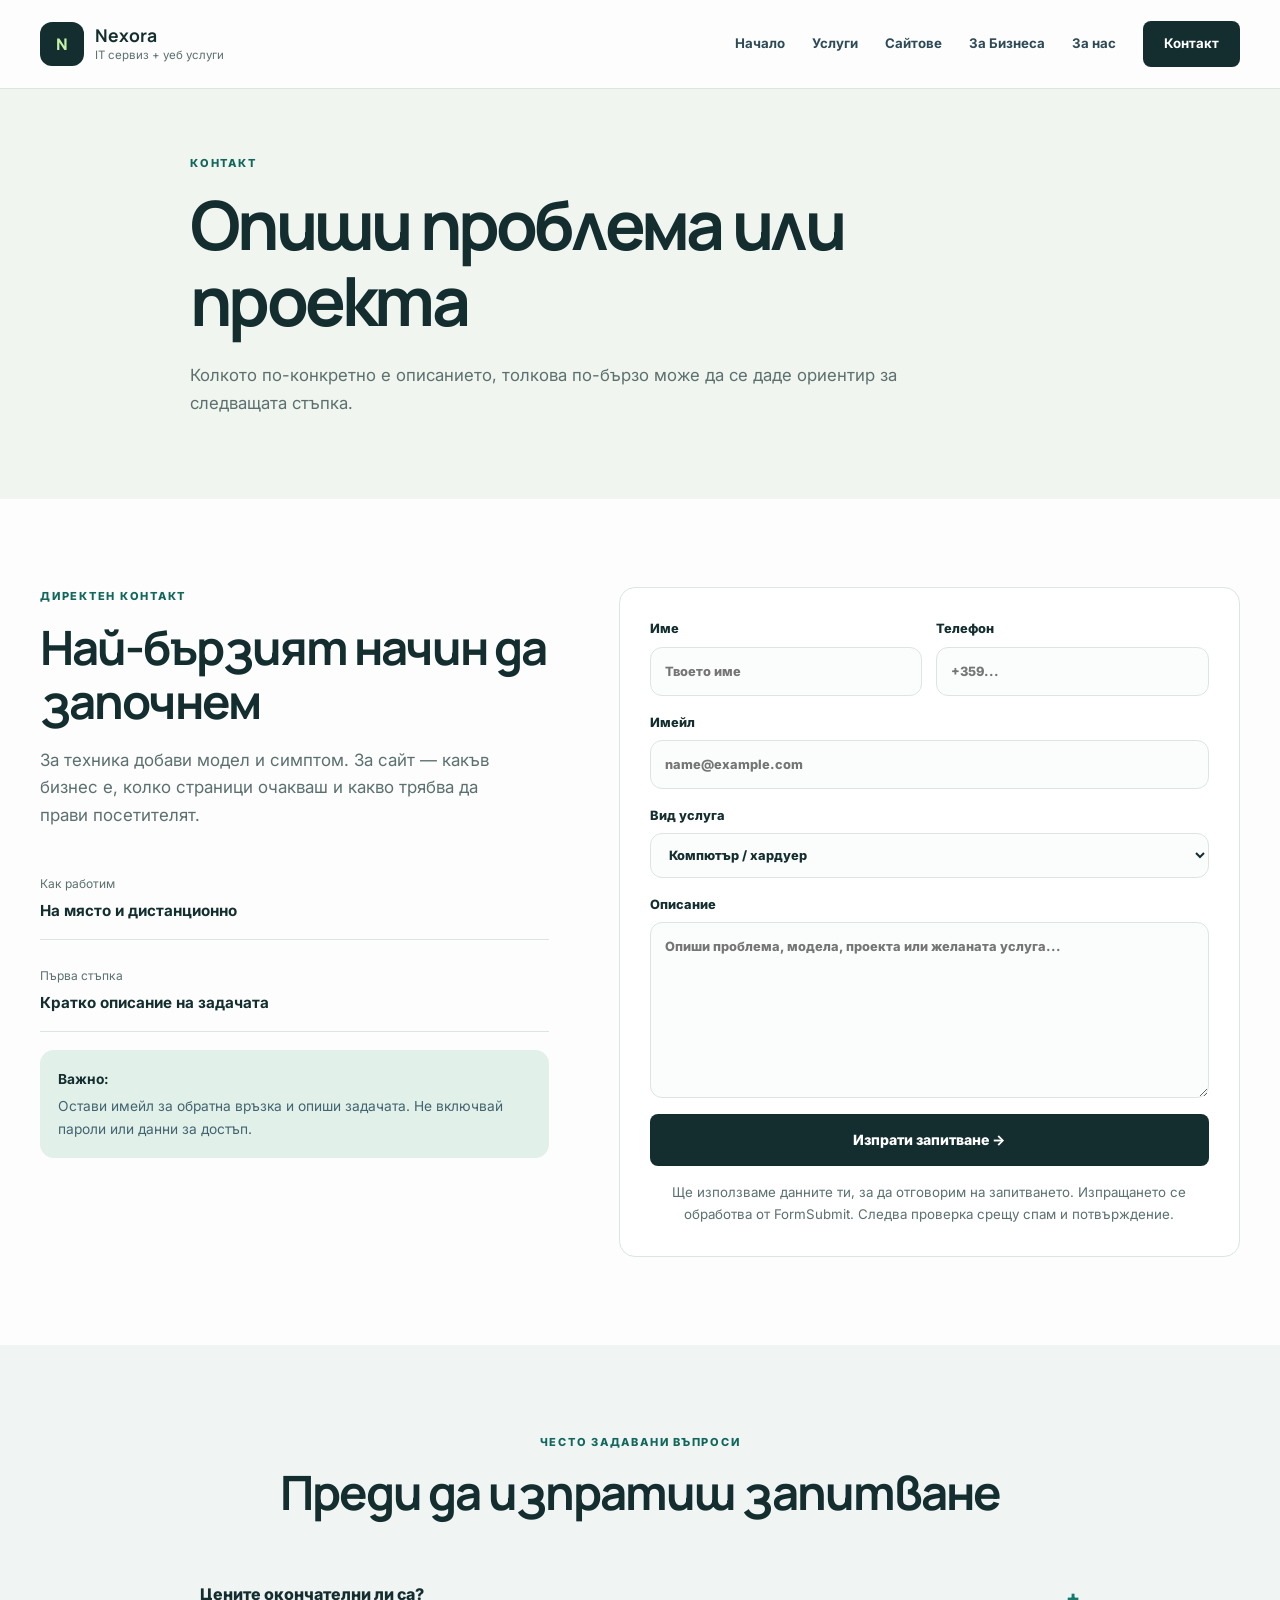
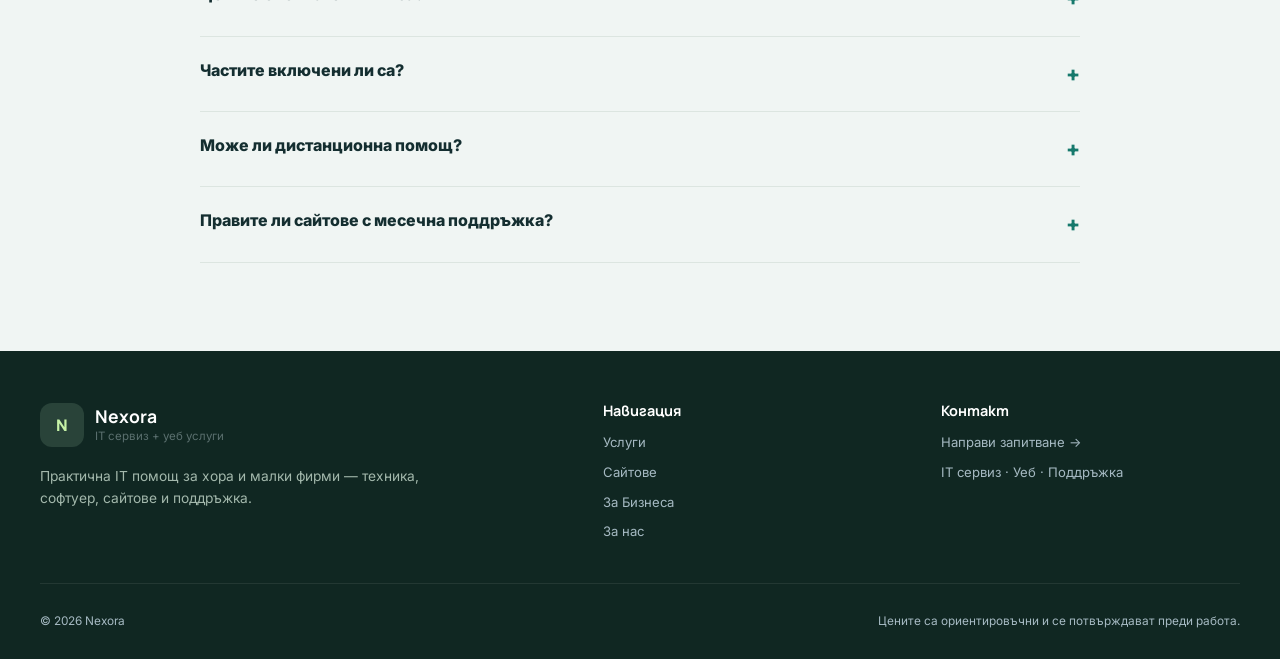
<file: contact.html>
<!doctype html>
<html lang="bg">
  <head>
    <meta charset="utf-8" />
    <meta name="viewport" content="width=device-width,initial-scale=1" />
    <title>Контакти и запитвания | Nexora</title>
    <meta name="description" content="Свържи се с Nexora. Направи запитване за IT услуга, изработка на сайт или IT поддръжка." />
    <meta name="robots" content="index, follow" />
    <link rel="canonical" href="https://nexorasupport.org/contact.html" />
    <meta name="theme-color" content="#142e30" />

    <!-- Open Graph -->
    <meta property="og:type" content="website" />
    <meta property="og:url" content="https://nexorasupport.org/contact.html" />
    <meta property="og:title" content="Контакти и запитвания | Nexora" />
    <meta property="og:description" content="Свържи се с Nexora. Направи запитване за IT услуга, изработка на сайт или IT поддръжка." />
    <meta property="og:image" content="https://nexorasupport.org/assets/img/og-image.jpg" />
    <!-- Twitter / X -->
    <meta name="twitter:card" content="summary_large_image" />
    <meta name="twitter:title" content="Контакти и запитвания | Nexora" />
    <meta name="twitter:description" content="Свържи се с Nexora. Направи запитване за IT услуга, изработка на сайт или IT поддръжка." />
    <meta name="twitter:image" content="https://nexorasupport.org/assets/img/og-image.jpg" />

    <link rel="icon" href="assets/favicon.svg" type="image/svg+xml" />
    <link rel="stylesheet" href="assets/css/styles.css" />
    <link rel="stylesheet" href="assets/css/refresh.css" />

    <script type="application/ld+json">
    {
      "@context": "https://schema.org",
      "@type": "ContactPage",
      "name": "Контакти и запитвания",
      "url": "https://nexorasupport.org/contact.html"
    }
    </script>
  </head>
  <body>
<a class="skip-link" href="#main-content">Към съдържанието</a>
    <header class="site-header">
      <div class="container nav-wrap">
        <a class="brand" href="index.html"
          ><span class="brand-mark" aria-hidden="true">N</span
          ><span class="brand-text"
            ><strong>Nexora</strong
            ><small>IT сервиз + уеб услуги</small></span
          ></a
        ><button
          class="menu-toggle"
          aria-expanded="false"
          aria-controls="main-nav"
          aria-label="Отвори меню"
        >
          <span></span><span></span><span></span>
        </button>
        <nav class="main-nav" id="main-nav" aria-label="Основна навигация">
          <a href="index.html">Начало</a><a href="services.html">Услуги</a
          ><a href="websites.html">Сайтове</a
          ><a href="business-support.html">За Бизнеса</a
          ><a href="about.html">За нас</a
          ><a href="contact.html" aria-current="page" class="nav-cta">Контакт</a>
        </nav>
      </div>
    </header>
    <main id="main-content">
      <section class="page-hero">
        <div class="container narrow">
          <p class="eyebrow">Контакт</p>
          <h1>Опиши проблема или проекта</h1>
          <p class="lead">
            Колкото по-конкретно е описанието, толкова по-бързо може да се даде
            ориентир за следващата стъпка.
          </p>
        </div>
      </section>
      <section class="section">
        <div class="container contact-grid">
          <div>
            <p class="eyebrow">Директен контакт</p>
            <h2>Най-бързият начин да започнем</h2>
            <p class="copy">
              За техника добави модел и симптом. За сайт — какъв бизнес е, колко
              страници очакваш и какво трябва да прави посетителят.
            </p>
            <div class="contact-cards"><div class="contact-method"><span>Как работим</span><strong>На място и дистанционно</strong></div><div class="contact-method"><span>Първа стъпка</span><strong>Кратко описание на задачата</strong></div></div>
            <div class="contact-tip">
              <strong>Важно:</strong>
              <p>
                Остави имейл за обратна връзка и опиши задачата. Не включвай пароли или данни за достъп.
              </p>
            </div>
          </div>
          <form class="contact-form" id="contact-form" action="https://formsubmit.co/gogoveselinov55@gmail.com" method="post">
            <input type="hidden" name="_subject" value="Nexora — ново запитване от сайта" />
            <input type="hidden" name="_template" value="table" />
            <div class="form-trap" aria-hidden="true"><label>Остави празно<input name="_honey" type="text" tabindex="-1" autocomplete="off" /></label></div>
            <div class="form-grid">
              <label
                >Име<input
                  type="text"
                  name="name" autocomplete="name" maxlength="100"
                  placeholder="Твоето име"
                  required /></label
              ><label
                >Телефон<input type="tel" name="phone" autocomplete="tel" maxlength="40" placeholder="+359..."
              /></label>
            </div>
            <label
              >Имейл<input
                type="email"
                name="email" autocomplete="email" maxlength="254"
                placeholder="name@example.com"
                required /></label
            ><label
              >Вид услуга<select name="service">
                <option>Компютър / хардуер</option>
                <option>Windows / софтуер</option>
                <option>Данни / сигурност</option>
                <option>Мрежа / офис</option>
                <option>Сайт / хостинг</option>
                <option>Абонаментна поддръжка</option>
                <option>Друго</option>
              </select></label
            ><label
              >Описание<textarea
                name="message" maxlength="4000"
                rows="7"
                placeholder="Опиши проблема, модела, проекта или желаната услуга..."
                required
              ></textarea></label
            ><button class="btn btn-primary full" type="submit">
              Изпрати запитване →</button
            ><small
              >Ще използваме данните ти, за да отговорим на запитването. Изпращането се обработва от <a href="https://formsubmit.co/privacy.pdf" target="_blank" rel="noopener noreferrer">FormSubmit</a>. Следва проверка срещу спам и потвърждение.</small
            >
            <p id="send-status" role="status" aria-live="polite" tabindex="-1"></p>
          </form>
        </div>
      </section>
      <section class="section alt">
        <div class="container">
          <div class="section-heading centered">
            <p class="eyebrow">Често задавани въпроси</p>
            <h2>Преди да изпратиш запитване</h2>
          </div>
          <div class="faq-list">
            <details>
              <summary>Цените окончателни ли са?</summary>
              <p>
                Не. Те са ориентири за стандартен обхват. Окончателната цена се
                потвърждава според конкретната задача.
              </p>
            </details>
            <details>
              <summary>Частите включени ли са?</summary>
              <p>
                Не, освен ако изрично не е уговорено друго. Части, транспорт,
                лицензи и платени абонаменти се уточняват отделно.
              </p>
            </details>
            <details>
              <summary>Може ли дистанционна помощ?</summary>
              <p>Да, при подходящи задачи и с изрично разрешение на клиента.</p>
            </details>
            <details>
              <summary>Правите ли сайтове с месечна поддръжка?</summary>
              <p>
                Да. Има пакети за хостинг, архиви, технически актуализации и
                ограничено време за редакции.
              </p>
            </details>
          </div>
        </div>
      </section>
    </main>
    <footer class="site-footer">
      <div class="container footer-grid">
        <div>
          <div class="brand footer-brand">
            <span class="brand-mark" aria-hidden="true">N</span
            ><span class="brand-text"
              ><strong>Nexora</strong
              ><small>IT сервиз + уеб услуги</small></span
            >
          </div>
          <p class="footer-copy">
            Практична IT помощ за хора и малки фирми — техника, софтуер, сайтове
            и поддръжка.
          </p>
        </div>
        <div>
          <h4>Навигация</h4>
          <div class="footer-links">
            <a href="services.html">Услуги</a><a href="websites.html">Сайтове</a
            ><a href="business-support.html">За Бизнеса</a
            ><a href="about.html">За нас</a>
          </div>
        </div>
        <div>
          <h4>Контакт</h4>
          <div class="footer-links">
            <a href="contact.html">Направи запитване →</a><span>IT сервиз · Уеб · Поддръжка</span>
          </div>
        </div>
        <div class="footer-bottom">
          <span>© <span id="year"></span> Nexora</span
          ><span>Цените са ориентировъчни и се потвърждават преди работа.</span>
        </div>
      </div>
    </footer>
    <script src="assets/js/main.js"></script>
    <script src="assets/js/contact.js"></script>
  </body>
</html>
</file>
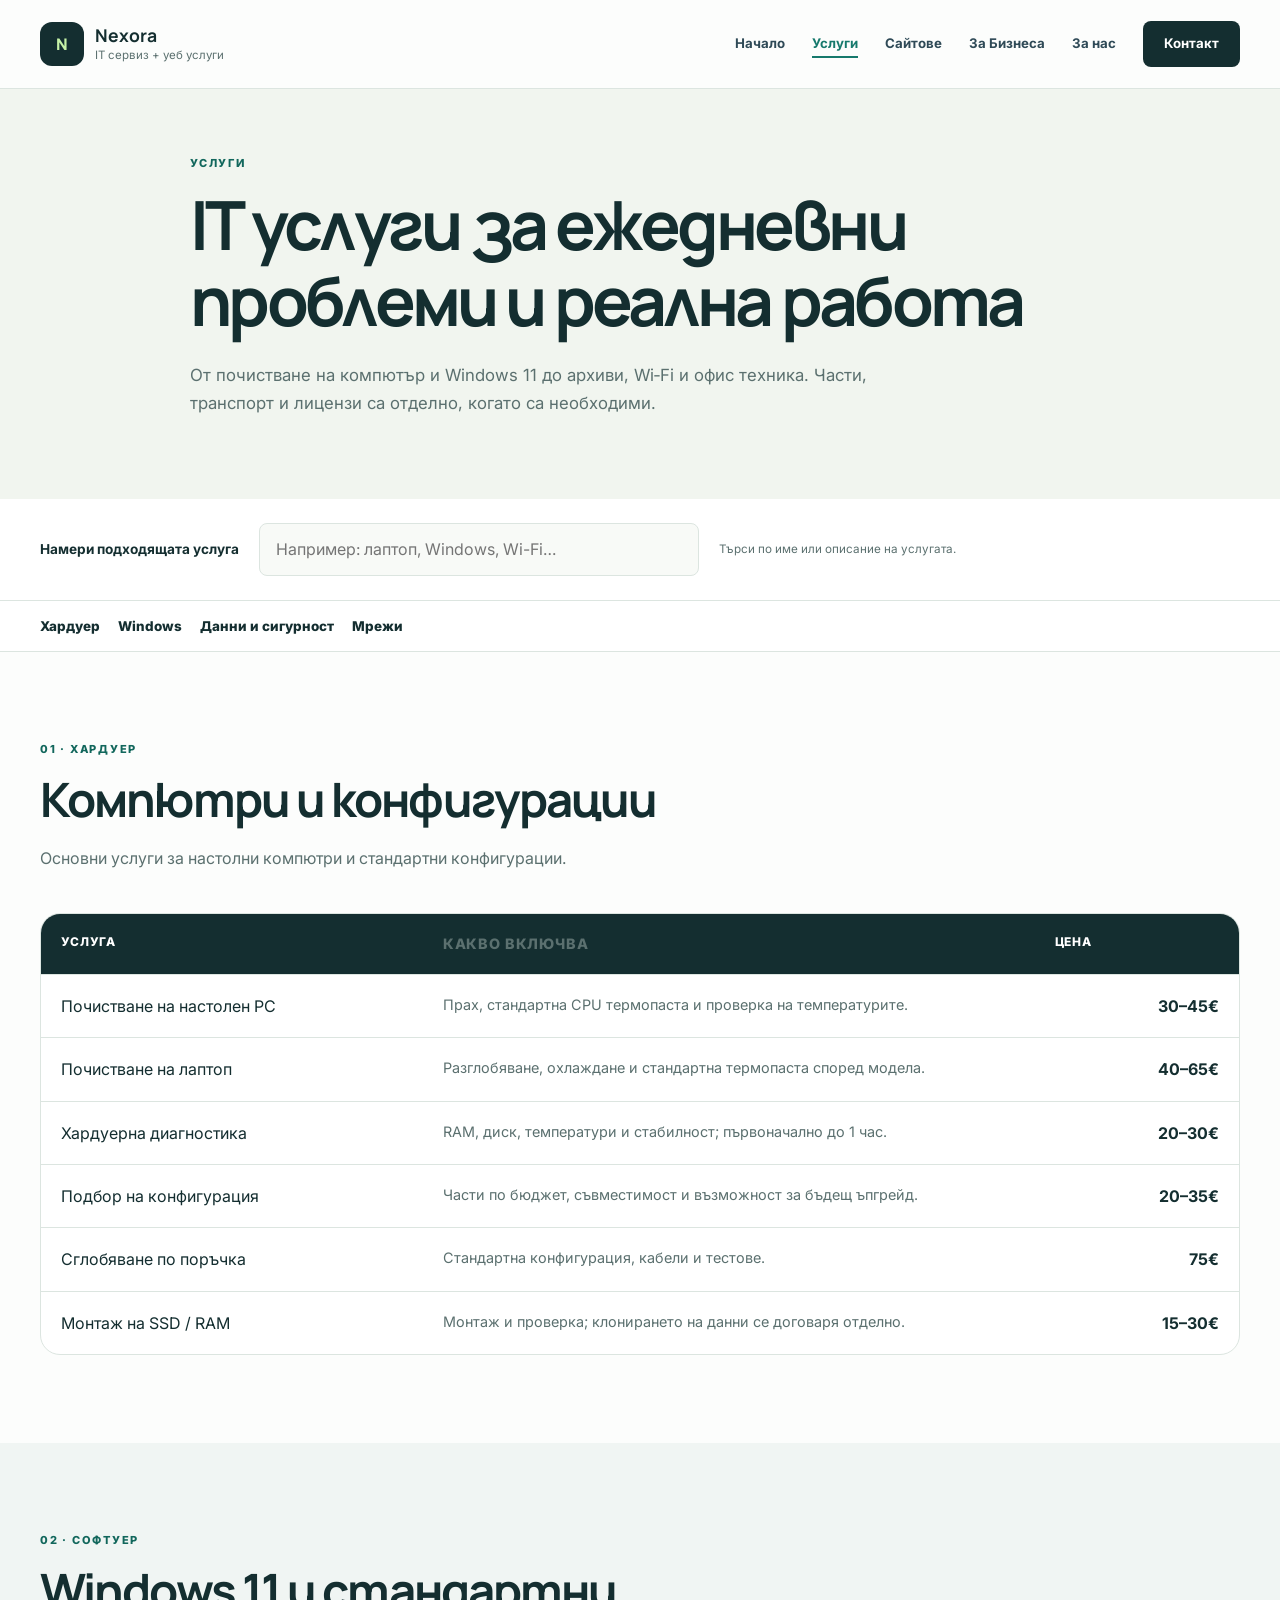
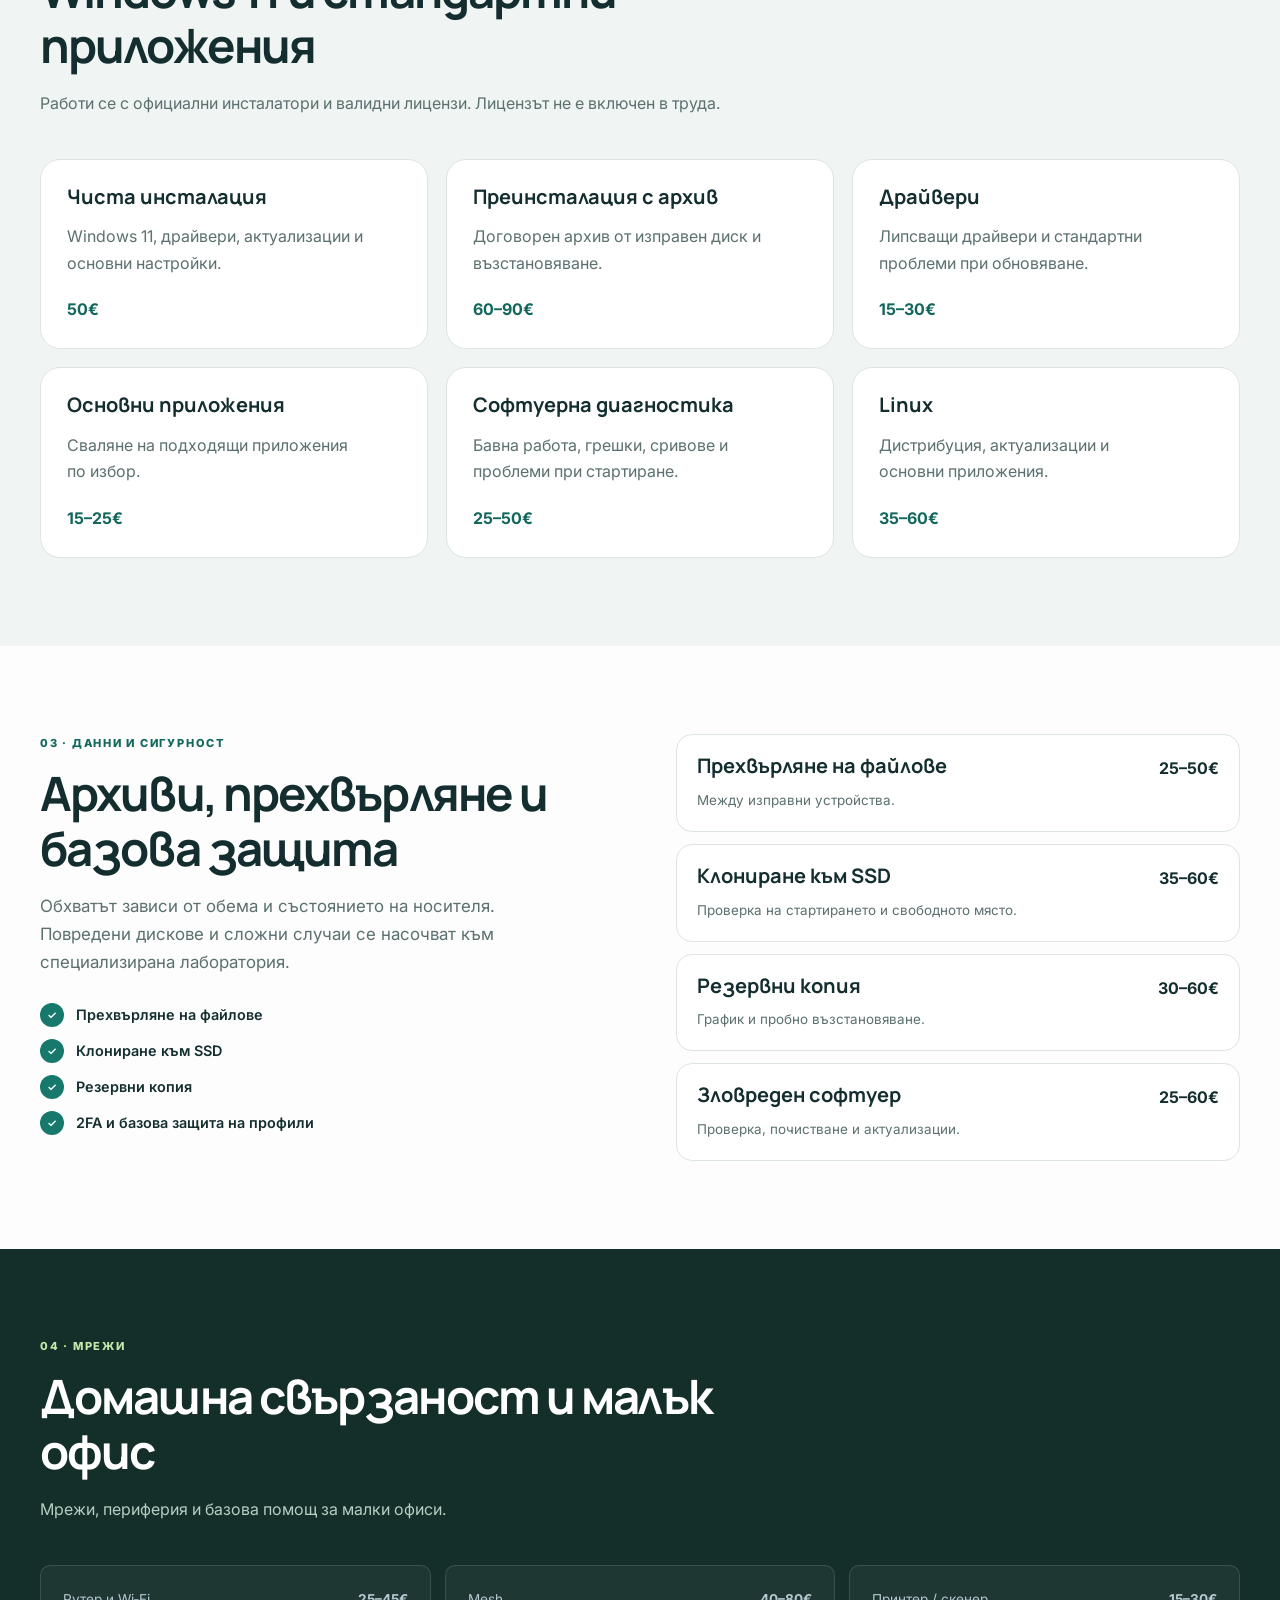
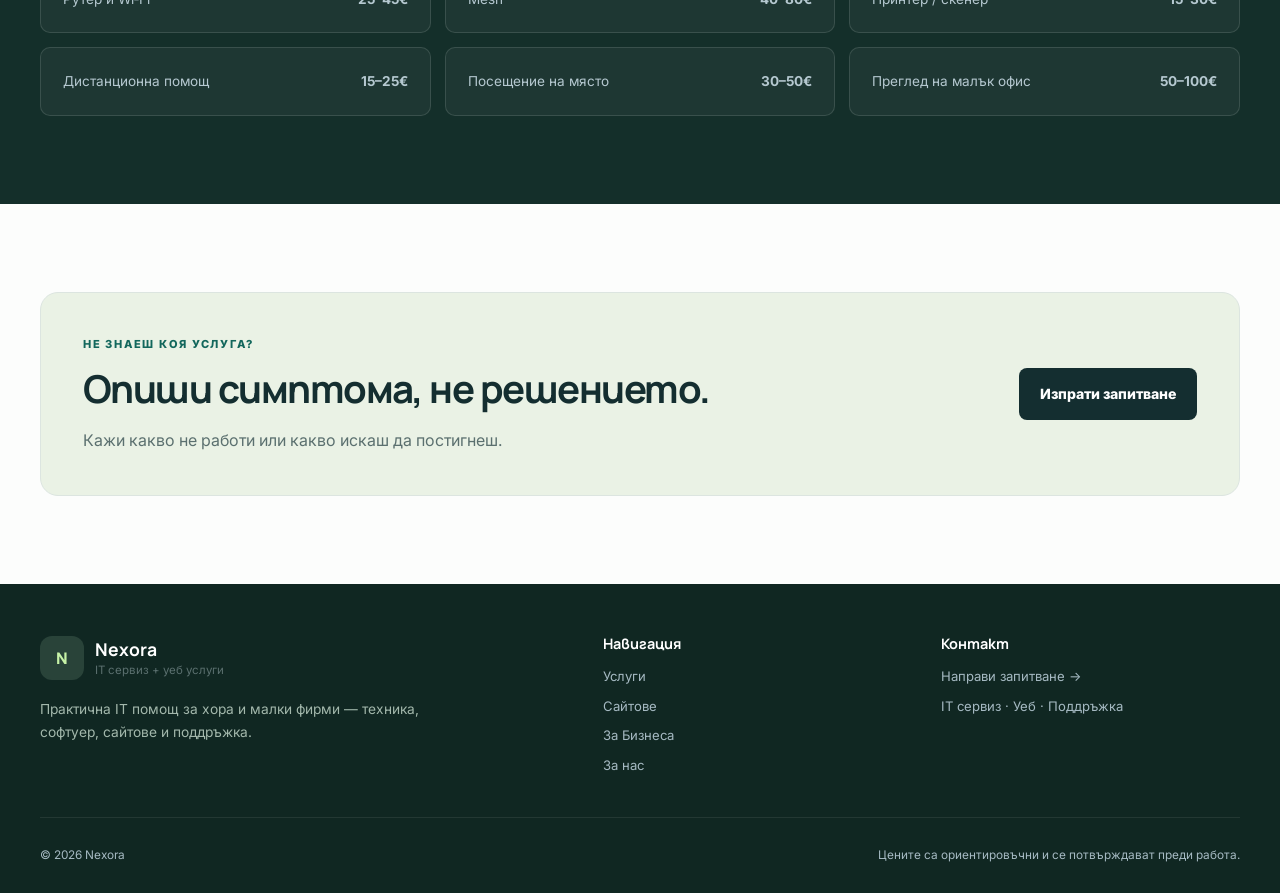
<file: services.html>
<!doctype html>
<html lang="bg">
  <head>
    <meta charset="utf-8" />
    <meta name="viewport" content="width=device-width,initial-scale=1" />
    <title>Компютърни и IT услуги | Nexora</title>
    <meta name="description" content="Пълен списък с IT услуги: хардуер, почистване, инсталиране на Windows 11, прехвърляне на данни, сигурност и мрежи." />
    <meta name="robots" content="index, follow" />
    <link rel="canonical" href="https://nexorasupport.org/services.html" />
    <meta name="theme-color" content="#142e30" />

    <!-- Open Graph -->
    <meta property="og:type" content="website" />
    <meta property="og:url" content="https://nexorasupport.org/services.html" />
    <meta property="og:title" content="Компютърни и IT услуги | Nexora" />
    <meta property="og:description" content="Пълен списък с IT услуги: хардуер, почистване, инсталиране на Windows 11, прехвърляне на данни, сигурност и мрежи." />
    <meta property="og:image" content="https://nexorasupport.org/assets/img/og-image.jpg" />
    <!-- Twitter / X -->
    <meta name="twitter:card" content="summary_large_image" />
    <meta name="twitter:title" content="Компютърни и IT услуги | Nexora" />
    <meta name="twitter:description" content="Пълен списък с IT услуги: хардуер, почистване, инсталиране на Windows 11, прехвърляне на данни, сигурност и мрежи." />
    <meta name="twitter:image" content="https://nexorasupport.org/assets/img/og-image.jpg" />

    <link rel="icon" href="assets/favicon.svg" type="image/svg+xml" />
    <link rel="stylesheet" href="assets/css/styles.css" />
    <link rel="stylesheet" href="assets/css/refresh.css" />

    <script type="application/ld+json">
    {
      "@context": "https://schema.org",
      "@type": "Service",
      "name": "Компютърни и IT услуги",
      "provider": {
        "@type": "ProfessionalService",
        "name": "Nexora"
      },
      "areaServed": "BG",
      "description": "Хардуер, инсталация на софтуер, запазване на данни, мрежи и сигурност."
    }
    </script>
  </head>
  <body>
    <a class="skip-link" href="#main-content">Към съдържанието</a>
    <header class="site-header">
      <div class="container nav-wrap">
        <a class="brand" href="index.html"
          ><span class="brand-mark" aria-hidden="true">N</span
          ><span class="brand-text"
            ><strong>Nexora</strong><small>IT сервиз + уеб услуги</small></span
          ></a
        ><button
          class="menu-toggle"
          aria-expanded="false"
          aria-controls="main-nav"
          aria-label="Отвори меню"
        >
          <span></span><span></span><span></span>
        </button>
        <nav class="main-nav" id="main-nav" aria-label="Основна навигация">
          <a href="index.html">Начало</a
          ><a href="services.html" aria-current="page">Услуги</a
          ><a href="websites.html">Сайтове</a
          ><a href="business-support.html">За Бизнеса</a
          ><a href="about.html">За нас</a
          ><a href="contact.html" class="nav-cta">Контакт</a>
        </nav>
      </div>
    </header>
    <main id="main-content">
      <section class="page-hero">
        <div class="container narrow">
          <p class="eyebrow">Услуги</p>
          <h1>IT услуги за ежедневни проблеми и реална работа</h1>
          <p class="lead">
            От почистване на компютър и Windows 11 до архиви, Wi‑Fi и офис
            техника. Части, транспорт и лицензи са отделно, когато са
            необходими.
          </p>
        </div>
      </section>
      <section class="service-finder">
        <div class="container">
          <label for="service-search">Намери подходящата услуга</label
          ><input
            id="service-search"
            type="search"
            placeholder="Например: лаптоп, Windows, Wi-Fi…"
            aria-describedby="search-status"
          />
          <p id="search-status" role="status" aria-live="polite">
            Търси по име или описание на услугата.
          </p>
        </div>
      </section>
      <section class="subnav">
        <div class="container subnav-scroll">
          <a href="#hardware">Хардуер</a><a href="#software">Windows</a
          ><a href="#data">Данни и сигурност</a><a href="#network">Мрежи</a>
        </div>
      </section>
      <section class="section" id="hardware">
        <div class="container">
          <div class="section-heading">
            <p class="eyebrow">01 · Хардуер</p>
            <h2>Компютри и конфигурации</h2>
            <p>
              Основни услуги за настолни компютри и стандартни конфигурации.
            </p>
          </div>
          <div class="service-table">
            <div class="service-row service-head">
              <span>Услуга</span><span>Какво включва</span><span>Цена</span>
            </div>
            <div class="service-row">
              <span>Почистване на настолен PC</span
              ><span
                >Прах, стандартна CPU термопаста и проверка на
                температурите.</span
              ><strong><span data-price="pc_cleaning">30–45€</span></strong>
            </div>
            <div class="service-row">
              <span>Почистване на лаптоп</span
              ><span
                >Разглобяване, охлаждане и стандартна термопаста според
                модела.</span
              ><strong><span data-price="laptop_cleaning">40–65€</span></strong>
            </div>
            <div class="service-row">
              <span>Хардуерна диагностика</span
              ><span
                >RAM, диск, температури и стабилност; първоначално до 1
                час.</span
              ><strong><span data-price="hw_diagnostics">20–30€</span></strong>
            </div>
            <div class="service-row">
              <span>Подбор на конфигурация</span
              ><span
                >Части по бюджет, съвместимост и възможност за бъдещ
                ъпгрейд.</span
              ><strong><span data-price="config_selection">20–35€</span></strong>
            </div>
            <div class="service-row">
              <span>Сглобяване по поръчка</span
              ><span>Стандартна конфигурация, кабели и тестове.</span
              ><strong><span data-price="custom_build">75€</span></strong>
            </div>
            <div class="service-row">
              <span>Монтаж на SSD / RAM</span
              ><span
                >Монтаж и проверка; клонирането на данни се договаря
                отделно.</span
              ><strong><span data-price="ssd_ram_install">15–30€</span></strong>
            </div>
          </div>
        </div>
      </section>
      <section class="section alt" id="software">
        <div class="container">
          <div class="section-heading">
            <p class="eyebrow">02 · Софтуер</p>
            <h2>Windows 11 и стандартни приложения</h2>
            <p>
              Работи се с официални инсталатори и валидни лицензи. Лицензът не е
              включен в труда.
            </p>
          </div>
          <div class="cards-3">
            <article class="info-card">
              <h3>Чиста инсталация</h3>
              <p>Windows 11, драйвери, актуализации и основни настройки.</p>
              <strong><span data-price="windows_clean">50€</span></strong>
            </article>
            <article class="info-card">
              <h3>Преинсталация с архив</h3>
              <p>
                Договорен архив от изправен диск и възстановяване.
              </p>
              <strong><span data-price="windows_backup">60–90€</span></strong>
            </article>
            <article class="info-card">
              <h3>Драйвери</h3>
              <p>Липсващи драйвери и стандартни проблеми при обновяване.</p>
              <strong><span data-price="drivers">15–30€</span></strong>
            </article>
            <article class="info-card">
              <h3>Основни приложения</h3>
              <p>Сваляне на подходящи приложения по избор.</p>
              <strong><span data-price="apps_install">15–25€</span></strong>
            </article>
            <article class="info-card">
              <h3>Софтуерна диагностика</h3>
              <p>Бавна работа, грешки, сривове и проблеми при стартиране.</p>
              <strong><span data-price="sw_diagnostics">25–50€</span></strong>
            </article>
            <article class="info-card">
              <h3>Linux</h3>
              <p>Дистрибуция, актуализации и основни приложения.</p>
              <strong><span data-price="linux">35–60€</span></strong>
            </article>
          </div>
        </div>
      </section>
      <section class="section" id="data">
        <div class="container two-col">
          <div>
            <p class="eyebrow">03 · Данни и сигурност</p>
            <h2>Архиви, прехвърляне и базова защита</h2>
            <p class="copy">
              Обхватът зависи от обема и състоянието на носителя. Повредени
              дискове и сложни случаи се насочват към специализирана
              лаборатория.
            </p>
            <div class="check-list">
              <div><span>✓</span>Прехвърляне на файлове</div>
              <div><span>✓</span>Клониране към SSD</div>
              <div><span>✓</span>Резервни копия</div>
              <div><span>✓</span>2FA и базова защита на профили</div>
            </div>
          </div>
          <div class="stack-list">
            <article>
              <div>
                <h3>Прехвърляне на файлове</h3>
                <p>Между изправни устройства.</p>
              </div>
              <strong><span data-price="file_transfer">25–50€</span></strong>
            </article>
            <article>
              <div>
                <h3>Клониране към SSD</h3>
                <p>Проверка на стартирането и свободното място.</p>
              </div>
              <strong><span data-price="ssd_clone">35–60€</span></strong>
            </article>
            <article>
              <div>
                <h3>Резервни копия</h3>
                <p>График и пробно възстановяване.</p>
              </div>
              <strong><span data-price="backup_setup">30–60€</span></strong>
            </article>
            <article>
              <div>
                <h3>Зловреден софтуер</h3>
                <p>Проверка, почистване и актуализации.</p>
              </div>
              <strong><span data-price="malware">25–60€</span></strong>
            </article>
          </div>
        </div>
      </section>
      <section class="section dark" id="network">
        <div class="container">
          <div class="section-heading">
            <p class="eyebrow">04 · Мрежи</p>
            <h2>Домашна свързаност и малък офис</h2>
            <p class="light-copy">
              Мрежи, периферия и базова помощ за малки офиси.
            </p>
          </div>
          <div class="quick-price-grid">
            <article><span>Рутер и Wi‑Fi</span><strong><span data-price="wifi_router">25–45€</span></strong></article>
            <article><span>Mesh</span><strong><span data-price="mesh">40–80€</span></strong></article>
            <article>
              <span>Принтер / скенер</span><strong><span data-price="printer_scanner">15–30€</span></strong>
            </article>
            <article>
              <span>Дистанционна помощ</span><strong><span data-price="remote_help">15–25€</span></strong>
            </article>
            <article>
              <span>Посещение на място</span><strong><span data-price="onsite_visit">30–50€</span></strong>
            </article>
            <article>
              <span>Преглед на малък офис</span><strong><span data-price="office_review">50–100€</span></strong>
            </article>
          </div>
        </div>
      </section>
      <section class="section">
        <div class="container cta-card">
          <div>
            <p class="eyebrow">Не знаеш коя услуга?</p>
            <h2>Опиши симптома, не решението.</h2>
            <p>Кажи какво не работи или какво искаш да постигнеш.</p>
          </div>
          <a class="btn btn-primary" href="contact.html">Изпрати запитване</a>
        </div>
      </section>
    </main>
    <footer class="site-footer">
      <div class="container footer-grid">
        <div>
          <div class="brand footer-brand">
            <span class="brand-mark" aria-hidden="true">N</span
            ><span class="brand-text"
              ><strong>Nexora</strong
              ><small>IT сервиз + уеб услуги</small></span
            >
          </div>
          <p class="footer-copy">
            Практична IT помощ за хора и малки фирми — техника, софтуер, сайтове
            и поддръжка.
          </p>
        </div>
        <div>
          <h4>Навигация</h4>
          <div class="footer-links">
            <a href="services.html">Услуги</a><a href="websites.html">Сайтове</a
            ><a href="business-support.html">За Бизнеса</a
            ><a href="about.html">За нас</a>
          </div>
        </div>
        <div>
          <h4>Контакт</h4>
          <div class="footer-links">
            <a href="contact.html">Направи запитване →</a
            ><span>IT сервиз · Уеб · Поддръжка</span>
          </div>
        </div>
        <div class="footer-bottom">
          <span>© <span id="year"></span> Nexora</span
          ><span>Цените са ориентировъчни и се потвърждават преди работа.</span>
        </div>
      </div>
    </footer>
    <script src="assets/js/main.js"></script>
  </body>
</html>
</file>
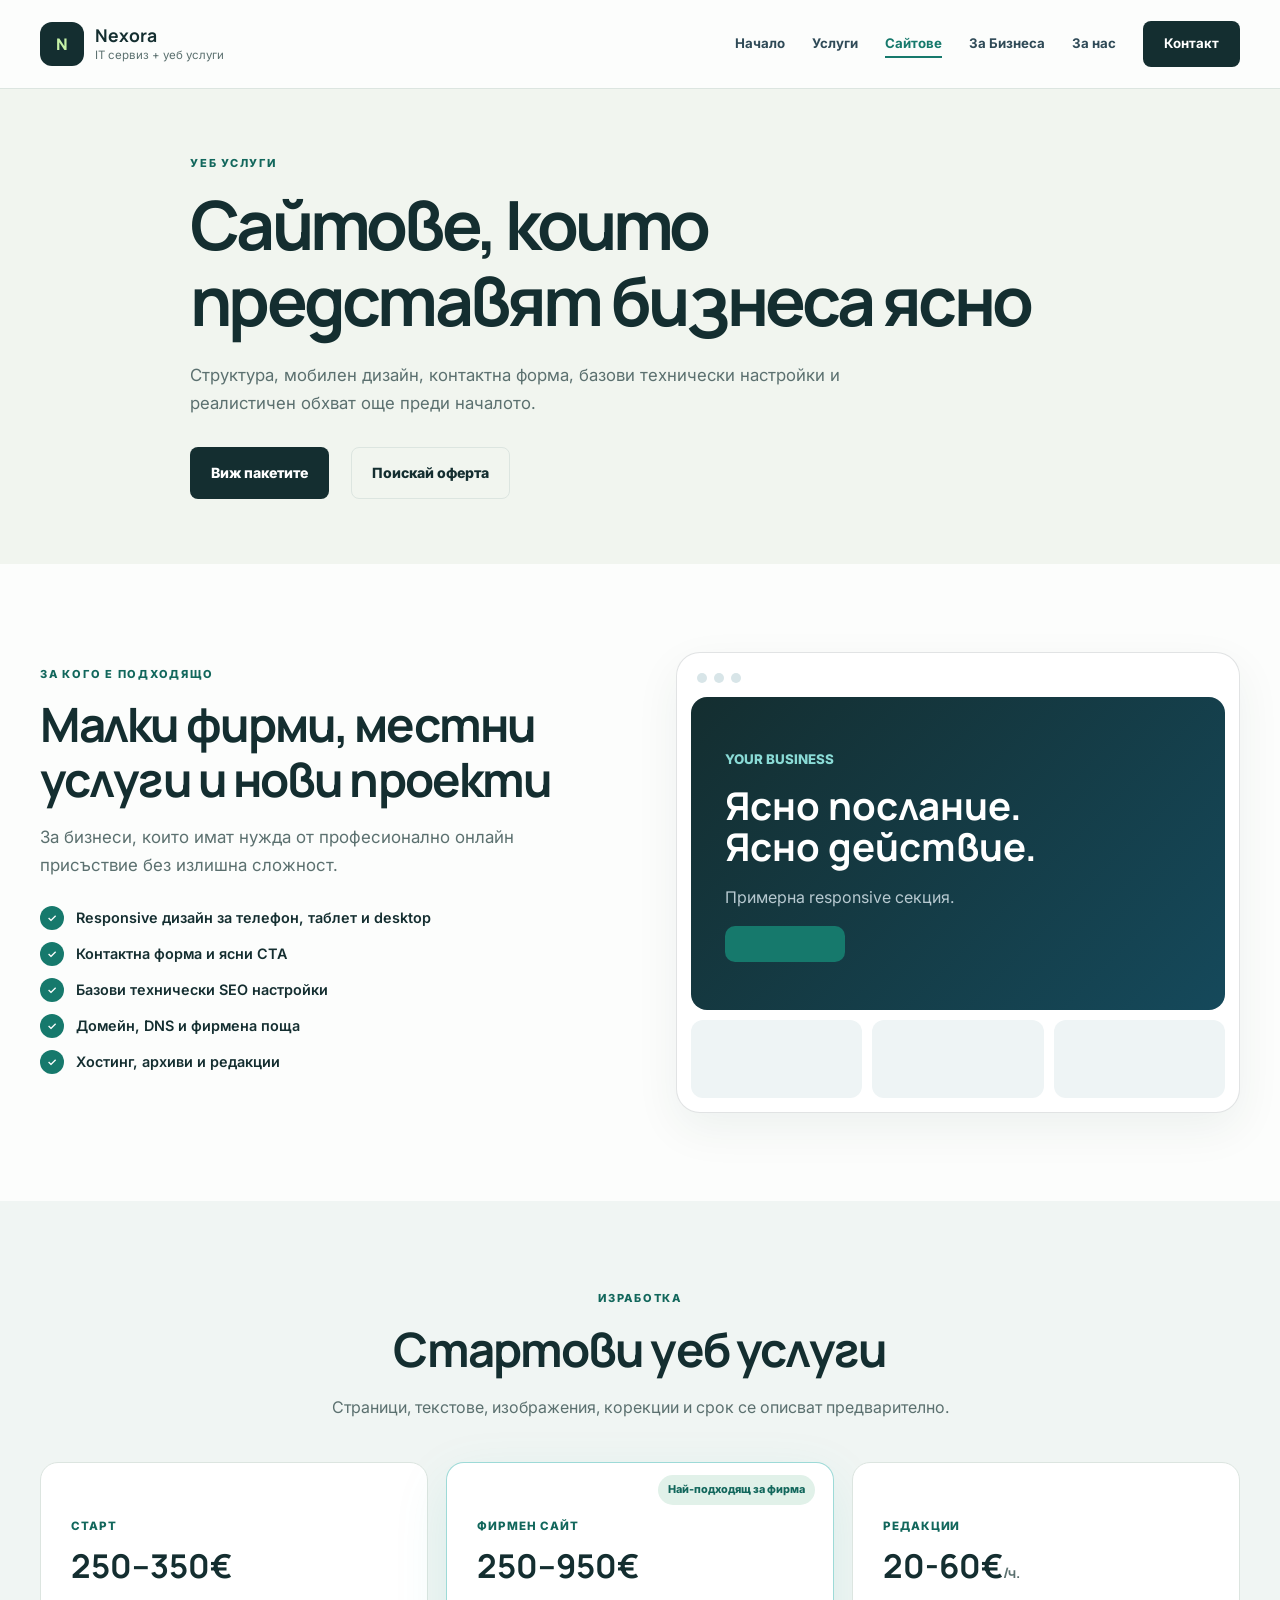
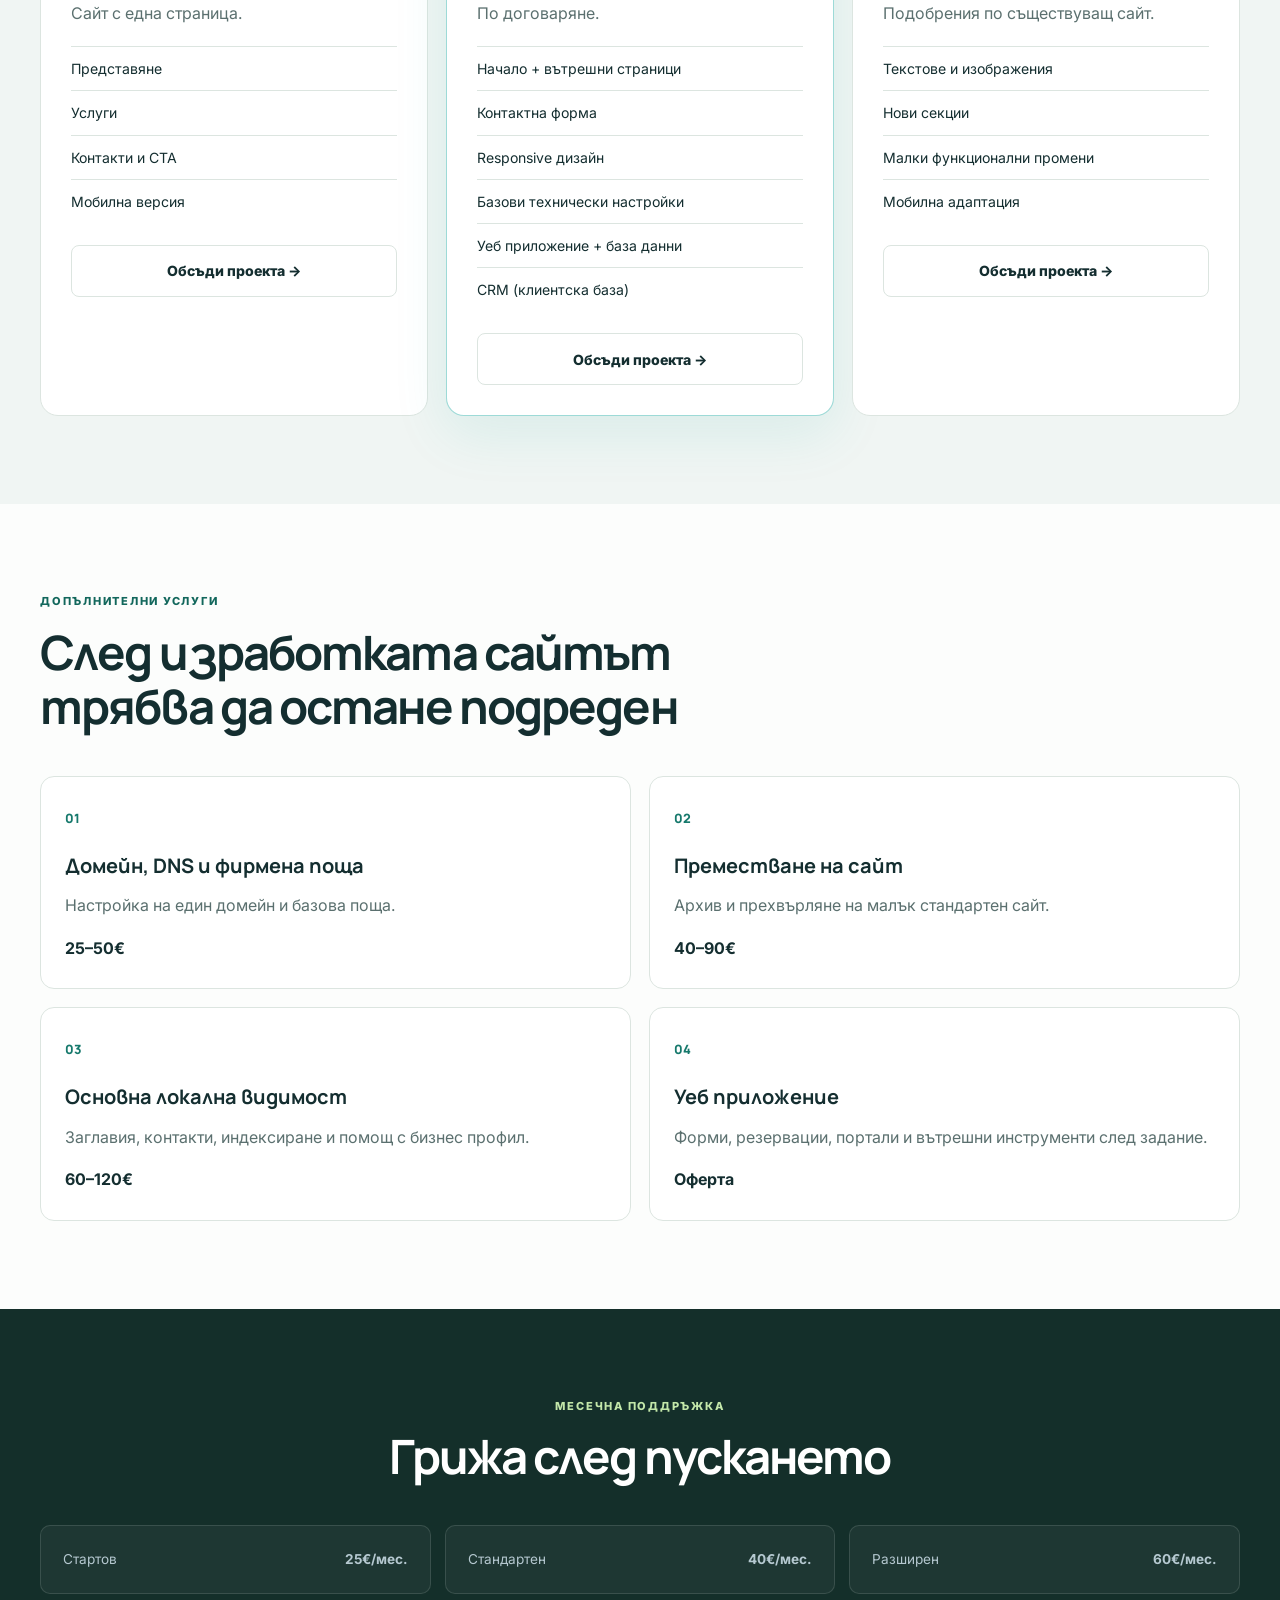
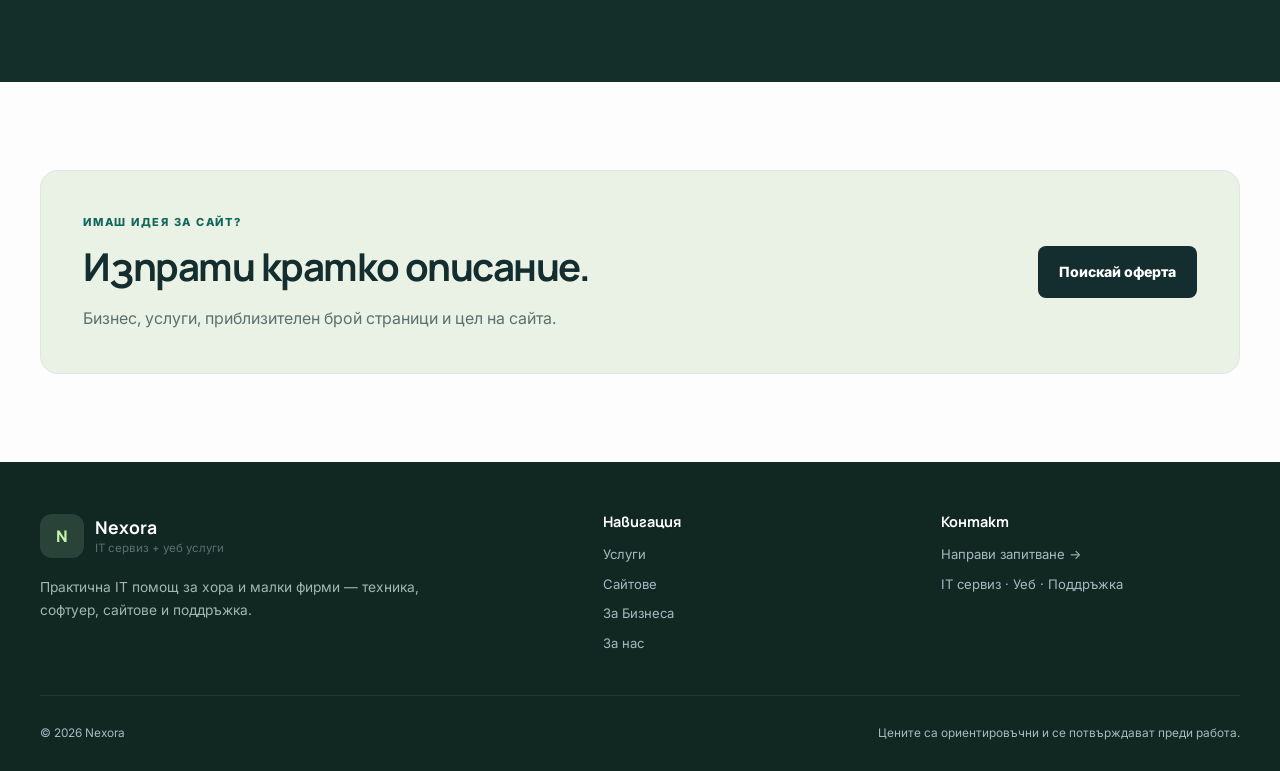
<file: websites.html>
<!doctype html>
<html lang="bg">
  <head>
    <meta charset="utf-8" />
    <meta name="viewport" content="width=device-width,initial-scale=1" />
    <title>Изработка на фирмени сайтове и поддръжка | Nexora</title>
    <meta name="description" content="Изработка на сайтове, хостинг, домейн, DNS и месечна техническа поддръжка за малки бизнеси от Nexora." />
    <meta name="robots" content="index, follow" />
    <link rel="canonical" href="https://nexorasupport.org/websites.html" />
    <meta name="theme-color" content="#142e30" />

    <!-- Open Graph -->
    <meta property="og:type" content="website" />
    <meta property="og:url" content="https://nexorasupport.org/websites.html" />
    <meta property="og:title" content="Изработка на фирмени сайтове и поддръжка | Nexora" />
    <meta property="og:description" content="Изработка на сайтове, хостинг, домейн, DNS и месечна техническа поддръжка за малки бизнеси от Nexora." />
    <meta property="og:image" content="https://nexorasupport.org/assets/img/og-image.jpg" />
    <!-- Twitter / X -->
    <meta name="twitter:card" content="summary_large_image" />
    <meta name="twitter:title" content="Изработка на фирмени сайтове и поддръжка | Nexora" />
    <meta name="twitter:description" content="Изработка на сайтове, хостинг, домейн, DNS и месечна техническа поддръжка за малки бизнеси от Nexora." />
    <meta name="twitter:image" content="https://nexorasupport.org/assets/img/og-image.jpg" />

    <link rel="icon" href="assets/favicon.svg" type="image/svg+xml" />
    <link rel="stylesheet" href="assets/css/styles.css" />
    <link rel="stylesheet" href="assets/css/refresh.css" />

    <script type="application/ld+json">
    {
      "@context": "https://schema.org",
      "@type": "Service",
      "name": "Изработка на сайтове и поддръжка",
      "provider": {
        "@type": "ProfessionalService",
        "name": "Nexora"
      },
      "areaServed": "BG",
      "description": "Едностранични и фирмени сайтове, хостинг, домейн настройка и месечна поддръжка."
    }
    </script>
  </head>
  <body>
<a class="skip-link" href="#main-content">Към съдържанието</a>
    <header class="site-header">
      <div class="container nav-wrap">
        <a class="brand" href="index.html"
          ><span class="brand-mark" aria-hidden="true">N</span
          ><span class="brand-text"
            ><strong>Nexora</strong
            ><small>IT сервиз + уеб услуги</small></span
          ></a
        ><button
          class="menu-toggle"
          aria-expanded="false"
          aria-controls="main-nav"
          aria-label="Отвори меню"
        >
          <span></span><span></span><span></span>
        </button>
        <nav class="main-nav" id="main-nav" aria-label="Основна навигация">
          <a href="index.html">Начало</a><a href="services.html">Услуги</a
          ><a href="websites.html" aria-current="page">Сайтове</a
          ><a href="business-support.html">За Бизнеса</a
          ><a href="about.html">За нас</a
          ><a href="contact.html?service=web" class="nav-cta">Контакт</a>
        </nav>
      </div>
    </header>
    <main id="main-content">
      <section class="page-hero">
        <div class="container narrow">
          <p class="eyebrow">Уеб услуги</p>
          <h1>Сайтове, които представят бизнеса ясно</h1>
          <p class="lead">
            Структура, мобилен дизайн, контактна форма, базови технически
            настройки и реалистичен обхват още преди началото.
          </p>
          <div class="hero-actions">
            <a class="btn btn-primary" href="#packages">Виж пакетите</a
            ><a class="btn btn-secondary" href="contact.html?service=web">Поискай оферта</a>
          </div>
        </div>
      </section>
      <section class="section">
        <div class="container two-col">
          <div>
            <p class="eyebrow">За кого е подходящо</p>
            <h2>Малки фирми, местни услуги и нови проекти</h2>
            <p class="copy">
              За бизнеси, които имат нужда от професионално онлайн присъствие
              без излишна сложност.
            </p>
            <div class="check-list">
              <div>
                <span>✓</span>Responsive дизайн за телефон, таблет и desktop
              </div>
              <div><span>✓</span>Контактна форма и ясни CTA</div>
              <div><span>✓</span>Базови технически SEO настройки</div>
              <div><span>✓</span>Домейн, DNS и фирмена поща</div>
              <div><span>✓</span>Хостинг, архиви и редакции</div>
            </div>
          </div>
          <div class="browser-mockup">
            <div class="browser-bar">
              <span></span><span></span><span></span>
            </div>
            <div class="mock-hero">
              <small>YOUR BUSINESS</small>
              <h3>Ясно послание.<br />Ясно действие.</h3>
              <p>Примерна responsive секция.</p>
              <div class="mock-button"></div>
            </div>
            <div class="mock-grid">
              <div></div>
              <div></div>
              <div></div>
            </div>
          </div>
        </div>
      </section>
      <section class="section alt" id="packages">
        <div class="container">
          <div class="section-heading centered">
            <p class="eyebrow">Изработка</p>
            <h2>Стартови уеб услуги</h2>
            <p>
              Страници, текстове, изображения, корекции и срок се описват
              предварително.
            </p>
          </div>
          <div class="plan-grid">
            <article class="plan-card">
              <span class="mini-label">Старт</span>
              <h3><span data-price="website_onepage">250–350€</span></h3>
              <p>Сайт с една страница.</p>
              <ul>
                <li>Представяне</li>
                <li>Услуги</li>
                <li>Контакти и CTA</li>
                <li>Мобилна версия</li>
              </ul><a class="btn btn-secondary full plan-action" href="contact.html?service=web">Обсъди проекта →</a>
            </article>
            <article class="plan-card recommended">
              <div class="badge">Най-подходящ за фирма</div>
              <span class="mini-label">Фирмен сайт</span>
              <h3><span data-price="website_company">250–950€</span></h3>
              <p>По договаряне.</p>
              <ul>
                <li>Начало + вътрешни страници</li>
                <li>Контактна форма</li>
                <li>Responsive дизайн</li>
                <li>Базови технически настройки</li>
                <li>Уеб приложение + база данни  </li>
                <li>CRM (клиентска база)</li>
              </ul><a class="btn btn-secondary full plan-action" href="contact.html?service=web">Обсъди проекта →</a>
            </article>
            <article class="plan-card">
              <span class="mini-label">Редакции</span>
              <h3><span data-price="website_hourly">20-60€<small>/ч.</small></span></h3>
              <p>Подобрения по съществуващ сайт.</p>
              <ul>
                <li>Текстове и изображения</li>
                <li>Нови секции</li>
                <li>Малки функционални промени</li>
                <li>Мобилна адаптация</li>
              </ul><a class="btn btn-secondary full plan-action" href="contact.html?service=web">Обсъди проекта →</a>
            </article>
          </div>
        </div>
      </section>
      <section class="section">
        <div class="container">
          <div class="section-heading">
            <p class="eyebrow">Допълнителни услуги</p>
            <h2>След изработката сайтът трябва да остане подреден</h2>
          </div>
          <div class="feature-grid">
            <article class="feature-card">
              <span class="feature-number">01</span>
              <h3>Домейн, DNS и фирмена поща</h3>
              <p>Настройка на един домейн и базова поща.</p>
              <strong><span data-price="domain_setup">25–50€</span></strong>
            </article>
            <article class="feature-card">
              <span class="feature-number">02</span>
              <h3>Преместване на сайт</h3>
              <p>Архив и прехвърляне на малък стандартен сайт.</p>
              <strong><span data-price="website_transfer">40–90€</span></strong>
            </article>
            <article class="feature-card">
              <span class="feature-number">03</span>
              <h3>Основна локална видимост</h3>
              <p>Заглавия, контакти, индексиране и помощ с бизнес профил.</p>
              <strong><span data-price="seo_technical">60–120€</span></strong>
            </article>
            <article class="feature-card">
              <span class="feature-number">04</span>
              <h3>Уеб приложение</h3>
              <p>
                Форми, резервации, портали и вътрешни инструменти след задание.
              </p>
              <strong>Оферта</strong>
            </article>
          </div>
        </div>
      </section>
      <section class="section dark">
        <div class="container">
          <div class="section-heading centered">
            <p class="eyebrow">Месечна поддръжка</p>
            <h2>Грижа след пускането</h2>
          </div>
          <div class="quick-price-grid">
            <article><span>Стартов</span><strong><span data-price="maintenance_starter">25€/мес.</span></strong></article>
            <article><span>Стандартен</span><strong><span data-price="maintenance_standard">40€/мес.</span></strong></article>
            <article><span>Разширен</span><strong><span data-price="maintenance_adv">60€/мес.</span></strong></article>
          </div>
        </div>
      </section>
      <section class="section">
        <div class="container cta-card">
          <div>
            <p class="eyebrow">Имаш идея за сайт?</p>
            <h2>Изпрати кратко описание.</h2>
            <p>Бизнес, услуги, приблизителен брой страници и цел на сайта.</p>
          </div>
          <a class="btn btn-primary" href="contact.html?service=web">Поискай оферта</a>
        </div>
      </section>
    </main>
    <footer class="site-footer">
      <div class="container footer-grid">
        <div>
          <div class="brand footer-brand">
            <span class="brand-mark" aria-hidden="true">N</span
            ><span class="brand-text"
              ><strong>Nexora</strong
              ><small>IT сервиз + уеб услуги</small></span
            >
          </div>
          <p class="footer-copy">
            Практична IT помощ за хора и малки фирми — техника, софтуер, сайтове
            и поддръжка.
          </p>
        </div>
        <div>
          <h4>Навигация</h4>
          <div class="footer-links">
            <a href="services.html">Услуги</a><a href="websites.html">Сайтове</a
            ><a href="business-support.html">За Бизнеса</a
            ><a href="about.html">За нас</a>
          </div>
        </div>
        <div>
          <h4>Контакт</h4>
          <div class="footer-links">
            <a href="contact.html?service=web">Направи запитване →</a><span>IT сервиз · Уеб · Поддръжка</span>
          </div>
        </div>
        <div class="footer-bottom">
          <span>© <span id="year"></span> Nexora</span
          ><span>Цените са ориентировъчни и се потвърждават преди работа.</span>
        </div>
      </div>
    </footer>
    <script src="assets/js/main.js"></script>
  </body>
</html>
</file>
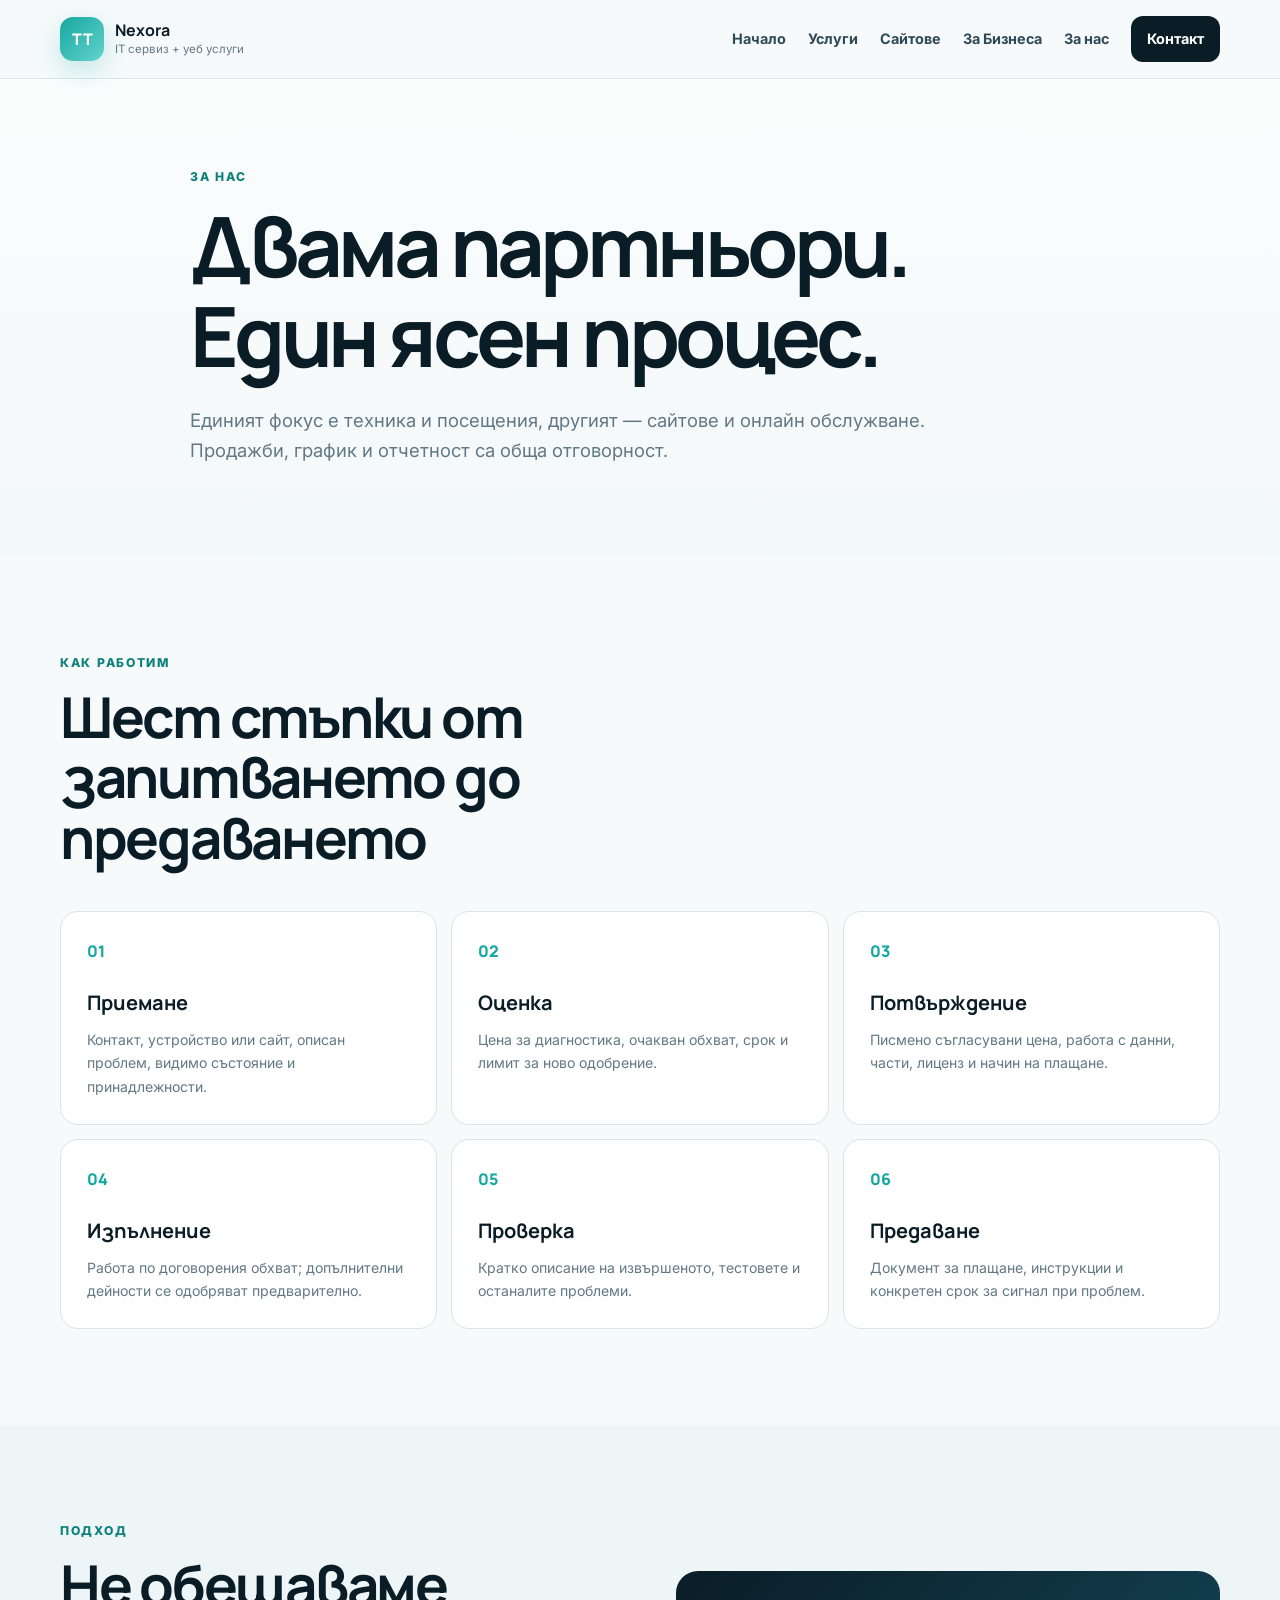
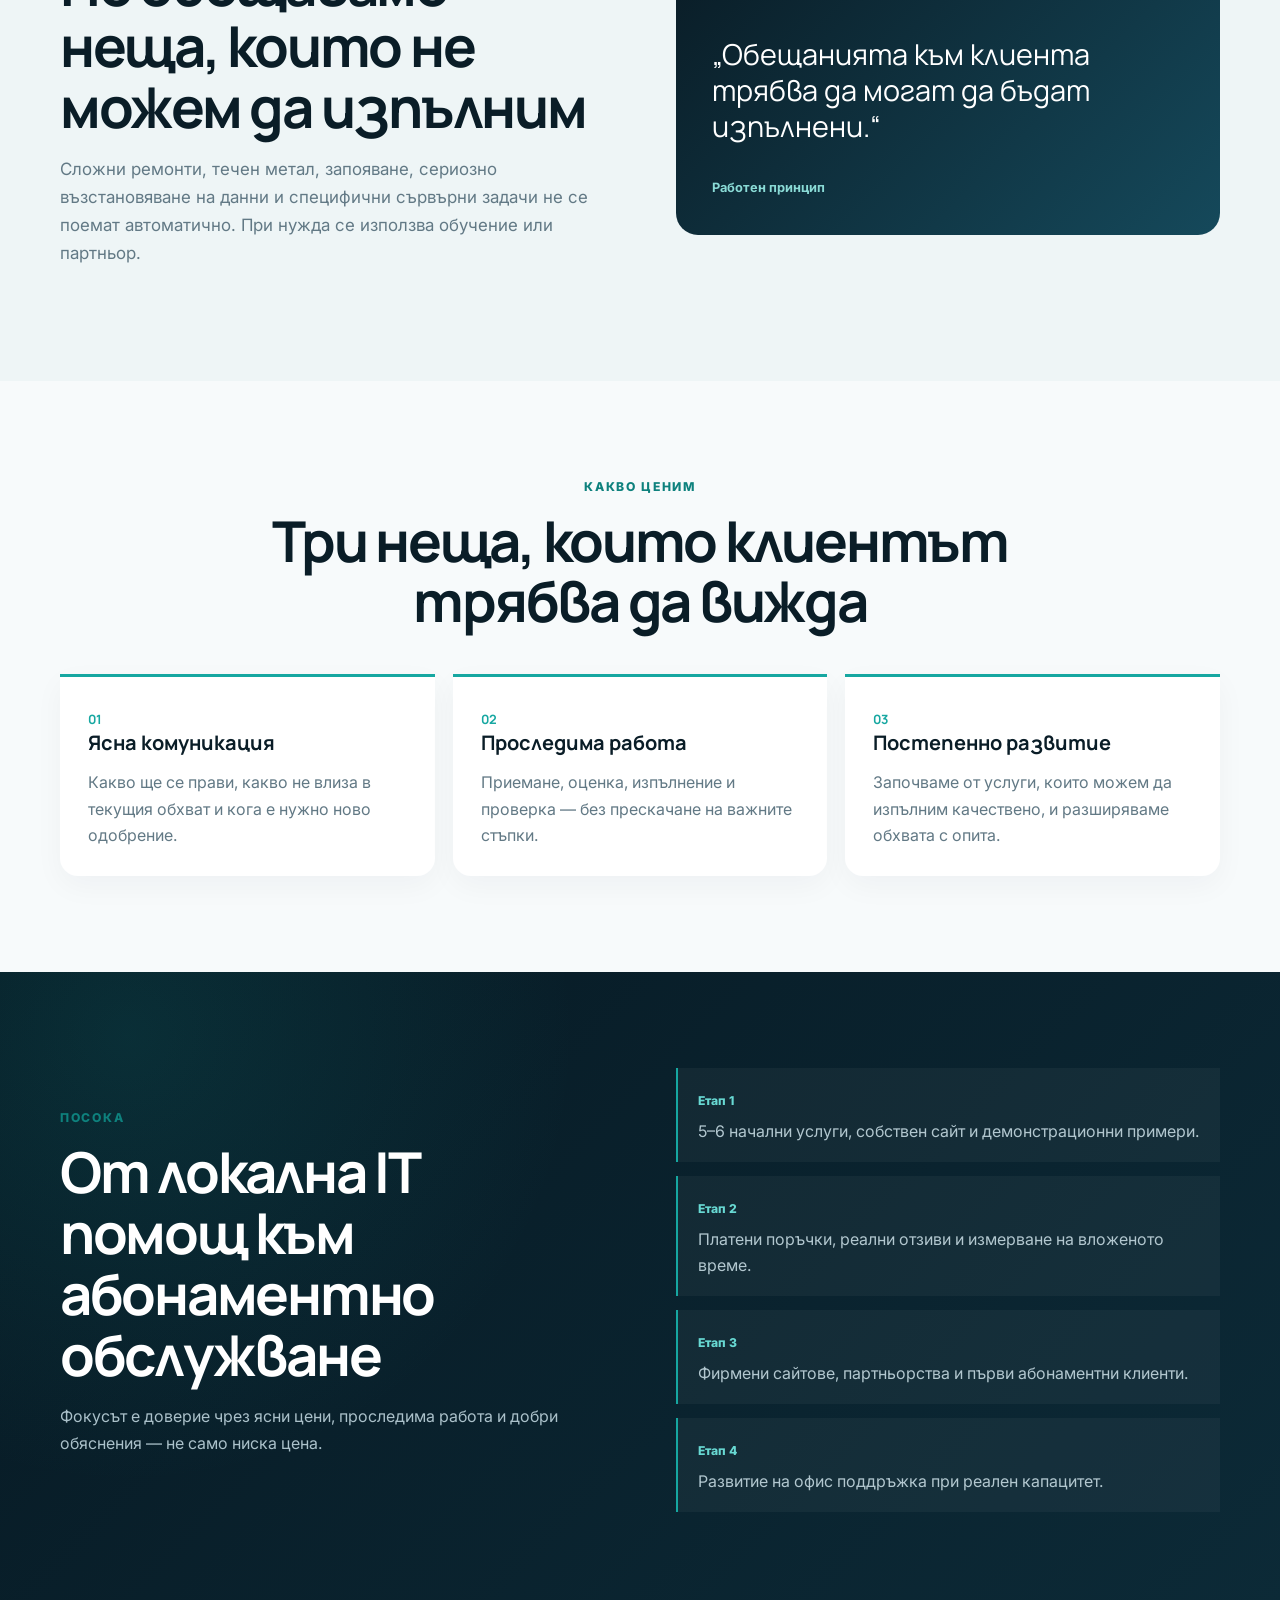
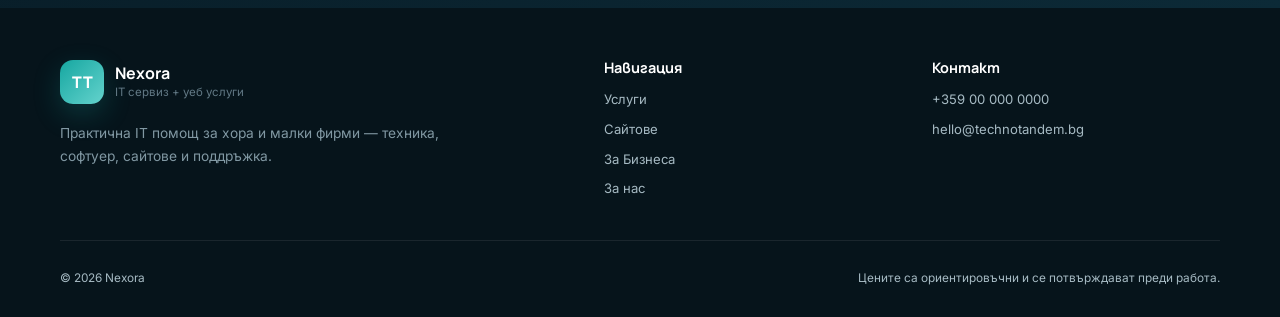
<file: .backup-before-refresh/about.html>
<!doctype html>
<html lang="bg">
  <head>
    <meta charset="utf-8" />
    <meta name="viewport" content="width=device-width,initial-scale=1" />
    <title>За нас — Nexora</title>
    <meta
      name="description"
      content="Как работи Nexora: ясен процес от приемане до предаване."
    />
    <meta name="theme-color" content="#0a1d27" />
    <link rel="stylesheet" href="assets/css/styles.css" />
  </head>
  <body>
    <header class="site-header">
      <div class="container nav-wrap">
        <a class="brand" href="index.html"
          ><span class="brand-mark">TT</span
          ><span class="brand-text"
            ><strong>Nexora</strong
            ><small>IT сервиз + уеб услуги</small></span
          ></a
        ><button
          class="menu-toggle"
          aria-expanded="false"
          aria-controls="main-nav"
          aria-label="Отвори меню"
        >
          <span></span><span></span><span></span>
        </button>
        <nav class="main-nav" id="main-nav">
          <a href="index.html">Начало</a><a href="services.html">Услуги</a
          ><a href="websites.html">Сайтове</a
          ><a href="business-support.html">За Бизнеса</a
          ><a href="about.html">За нас</a
          ><a href="contact.html" class="nav-cta">Контакт</a>
        </nav>
      </div>
    </header>
    <main>
      <section class="page-hero">
        <div class="container narrow">
          <p class="eyebrow">За нас</p>
          <h1>Двама партньори. Един ясен процес.</h1>
          <p class="lead">
            Единият фокус е техника и посещения, другият — сайтове и онлайн
            обслужване. Продажби, график и отчетност са обща отговорност.
          </p>
        </div>
      </section>
      <section class="section">
        <div class="container">
          <div class="section-heading">
            <p class="eyebrow">Как работим</p>
            <h2>Шест стъпки от запитването до предаването</h2>
          </div>
          <div class="process-grid">
            <article>
              <span>01</span>
              <h3>Приемане</h3>
              <p>
                Контакт, устройство или сайт, описан проблем, видимо състояние и
                принадлежности.
              </p>
            </article>
            <article>
              <span>02</span>
              <h3>Оценка</h3>
              <p>
                Цена за диагностика, очакван обхват, срок и лимит за ново
                одобрение.
              </p>
            </article>
            <article>
              <span>03</span>
              <h3>Потвърждение</h3>
              <p>
                Писмено съгласувани цена, работа с данни, части, лиценз и начин
                на плащане.
              </p>
            </article>
            <article>
              <span>04</span>
              <h3>Изпълнение</h3>
              <p>
                Работа по договорения обхват; допълнителни дейности се одобряват
                предварително.
              </p>
            </article>
            <article>
              <span>05</span>
              <h3>Проверка</h3>
              <p>
                Кратко описание на извършеното, тестовете и останалите проблеми.
              </p>
            </article>
            <article>
              <span>06</span>
              <h3>Предаване</h3>
              <p>
                Документ за плащане, инструкции и конкретен срок за сигнал при
                проблем.
              </p>
            </article>
          </div>
        </div>
      </section>
      <section class="section alt">
        <div class="container two-col">
          <div>
            <p class="eyebrow">Подход</p>
            <h2>Не обещаваме неща, които не можем да изпълним</h2>
            <p class="copy">
              Сложни ремонти, течен метал, запояване, сериозно възстановяване на
              данни и специфични сървърни задачи не се поемат автоматично. При
              нужда се използва обучение или партньор.
            </p>
          </div>
          <div class="quote-card">
            <p>„Обещанията към клиента трябва да могат да бъдат изпълнени.“</p>
            <span>Работен принцип</span>
          </div>
        </div>
      </section>
      <section class="section">
        <div class="container">
          <div class="section-heading centered">
            <p class="eyebrow">Какво ценим</p>
            <h2>Три неща, които клиентът трябва да вижда</h2>
          </div>
          <div class="benefit-grid">
            <article>
              <strong>01</strong>
              <h3>Ясна комуникация</h3>
              <p>
                Какво ще се прави, какво не влиза в текущия обхват и кога е
                нужно ново одобрение.
              </p>
            </article>
            <article>
              <strong>02</strong>
              <h3>Проследима работа</h3>
              <p>
                Приемане, оценка, изпълнение и проверка — без прескачане на
                важните стъпки.
              </p>
            </article>
            <article>
              <strong>03</strong>
              <h3>Постепенно развитие</h3>
              <p>
                Започваме от услуги, които можем да изпълним качествено, и
                разширяваме обхвата с опита.
              </p>
            </article>
          </div>
        </div>
      </section>
      <section class="section dark">
        <div class="container two-col">
          <div>
            <p class="eyebrow">Посока</p>
            <h2>От локална IT помощ към абонаментно обслужване</h2>
            <p class="light-copy">
              Фокусът е доверие чрез ясни цени, проследима работа и добри
              обяснения — не само ниска цена.
            </p>
          </div>
          <div class="timeline">
            <div>
              <span>Етап 1</span>
              <p>
                5–6 начални услуги, собствен сайт и демонстрационни примери.
              </p>
            </div>
            <div>
              <span>Етап 2</span>
              <p>
                Платени поръчки, реални отзиви и измерване на вложеното време.
              </p>
            </div>
            <div>
              <span>Етап 3</span>
              <p>Фирмени сайтове, партньорства и първи абонаментни клиенти.</p>
            </div>
            <div>
              <span>Етап 4</span>
              <p>Развитие на офис поддръжка при реален капацитет.</p>
            </div>
          </div>
        </div>
      </section>
    </main>
    <footer class="site-footer">
      <div class="container footer-grid">
        <div>
          <div class="brand footer-brand">
            <span class="brand-mark">TT</span
            ><span class="brand-text"
              ><strong>Nexora</strong
              ><small>IT сервиз + уеб услуги</small></span
            >
          </div>
          <p class="footer-copy">
            Практична IT помощ за хора и малки фирми — техника, софтуер, сайтове
            и поддръжка.
          </p>
        </div>
        <div>
          <h4>Навигация</h4>
          <div class="footer-links">
            <a href="services.html">Услуги</a><a href="websites.html">Сайтове</a
            ><a href="business-support.html">За Бизнеса</a
            ><a href="about.html">За нас</a>
          </div>
        </div>
        <div>
          <h4>Контакт</h4>
          <div class="footer-links">
            <a href="tel:+359000000000">+359 00 000 0000</a
            ><a href="mailto:hello@technotandem.bg">hello@technotandem.bg</a>
          </div>
        </div>
        <div class="footer-bottom">
          <span>© <span id="year"></span> Nexora</span
          ><span>Цените са ориентировъчни и се потвърждават преди работа.</span>
        </div>
      </div>
    </footer>
    <script src="assets/js/main.js"></script>
  </body>
</html>
</file>
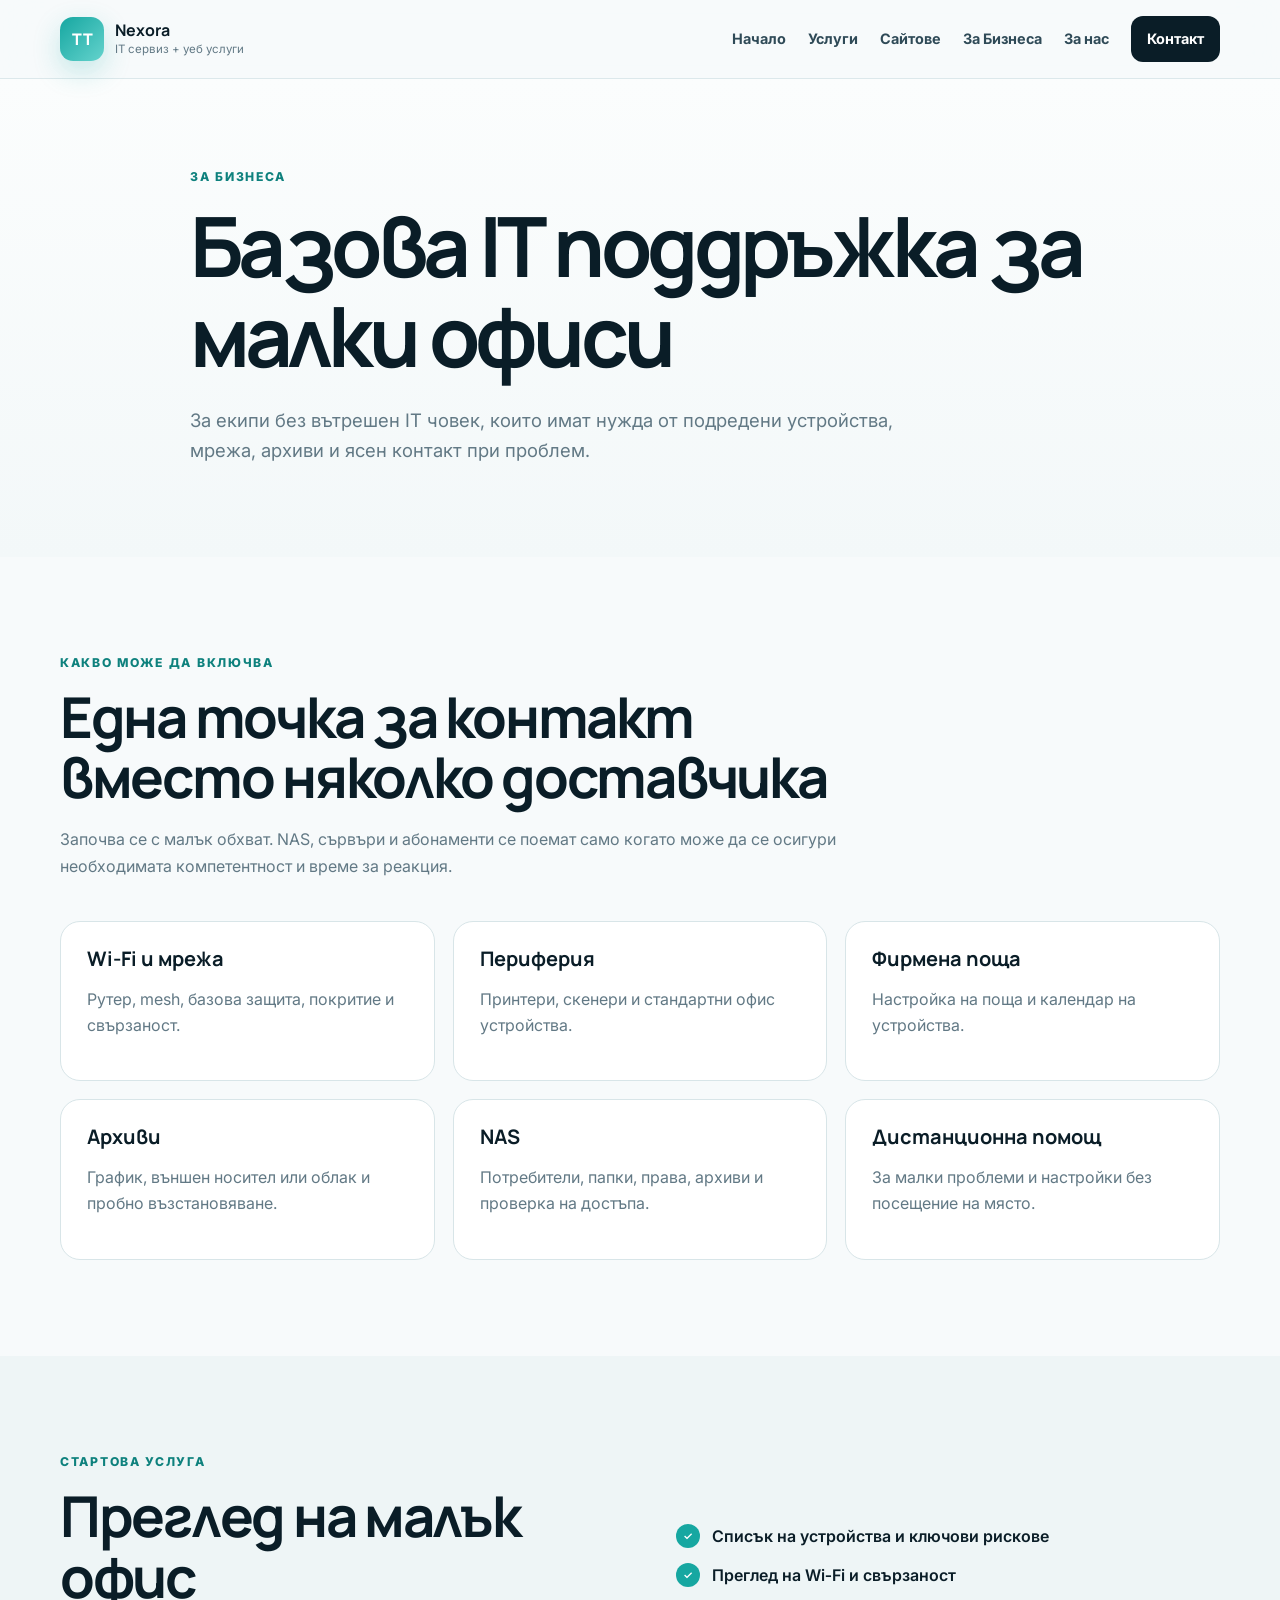
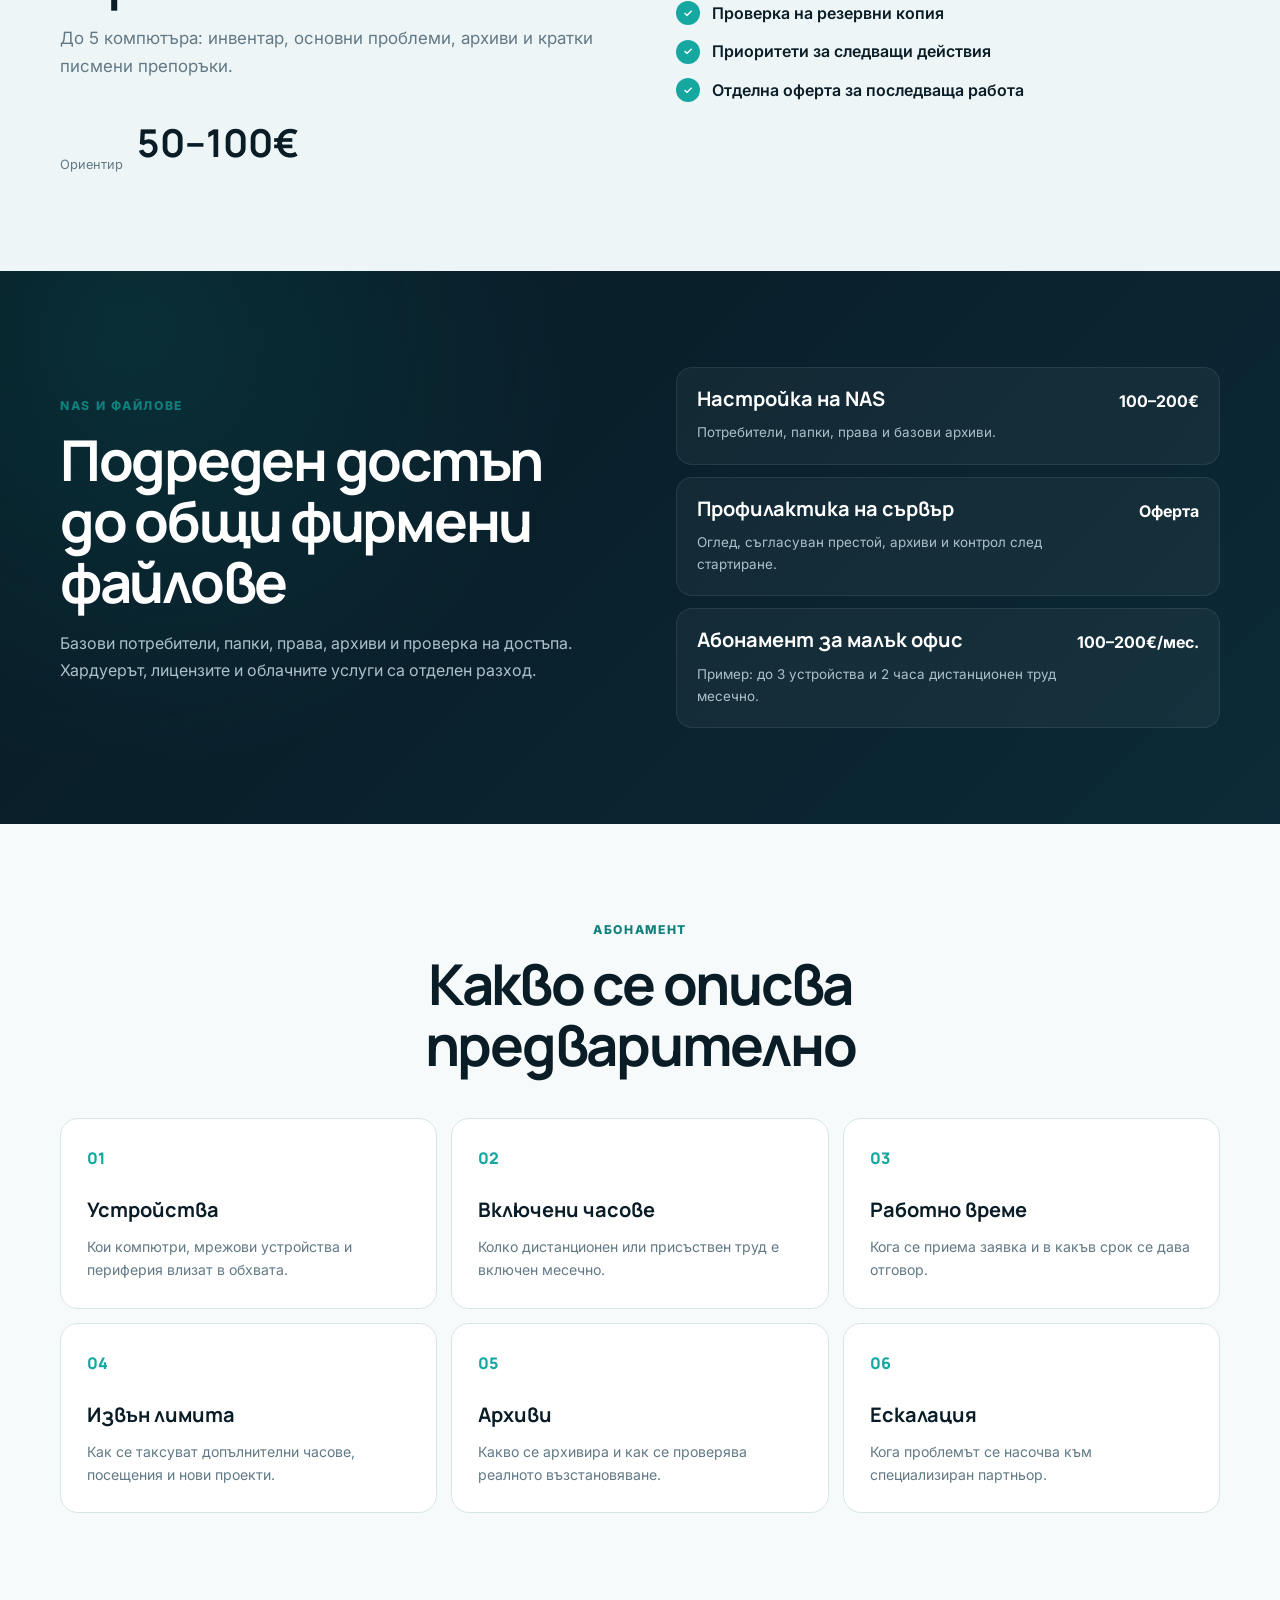
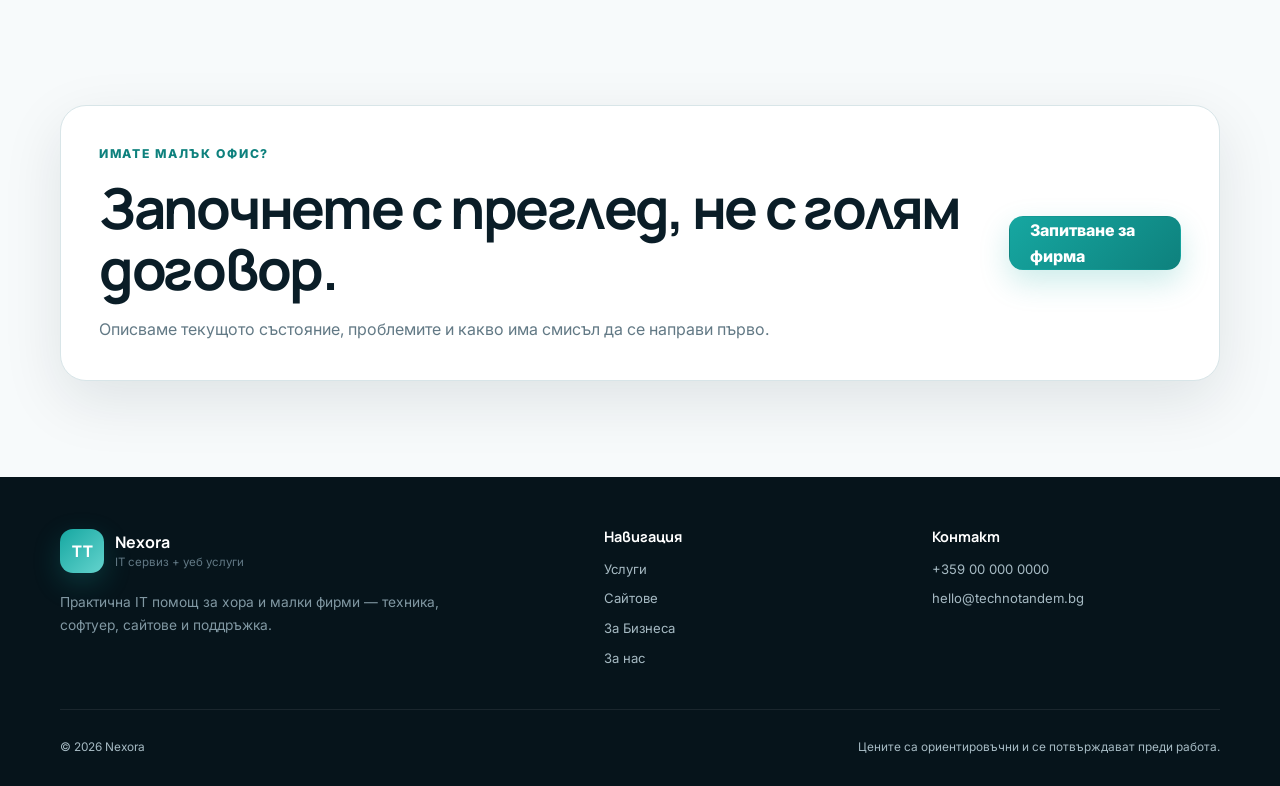
<file: .backup-before-refresh/business-support.html>
<!doctype html>
<html lang="bg">
  <head>
    <meta charset="utf-8" />
    <meta name="viewport" content="width=device-width,initial-scale=1" />
    <title>IT поддръжка за малки фирми — Nexora</title>
    <meta
      name="description"
      content="Мрежи, NAS, периферия, архиви и IT поддръжка за малки офиси."
    />
    <meta name="theme-color" content="#0a1d27" />
    <link rel="stylesheet" href="assets/css/styles.css" />
  </head>
  <body>
    <header class="site-header">
      <div class="container nav-wrap">
        <a class="brand" href="index.html"
          ><span class="brand-mark">TT</span
          ><span class="brand-text"
            ><strong>Nexora</strong
            ><small>IT сервиз + уеб услуги</small></span
          ></a
        ><button
          class="menu-toggle"
          aria-expanded="false"
          aria-controls="main-nav"
          aria-label="Отвори меню"
        >
          <span></span><span></span><span></span>
        </button>
        <nav class="main-nav" id="main-nav">
          <a href="index.html">Начало</a><a href="services.html">Услуги</a
          ><a href="websites.html">Сайтове</a
          ><a href="business-support.html">За Бизнеса</a
          ><a href="about.html">За нас</a
          ><a href="contact.html" class="nav-cta">Контакт</a>
        </nav>
      </div>
    </header>
    <main>
      <section class="page-hero">
        <div class="container narrow">
          <p class="eyebrow">За Бизнеса</p>
          <h1>Базова IT поддръжка за малки офиси</h1>
          <p class="lead">
            За екипи без вътрешен IT човек, които имат нужда от подредени
            устройства, мрежа, архиви и ясен контакт при проблем.
          </p>
        </div>
      </section>
      <section class="section">
        <div class="container">
          <div class="section-heading">
            <p class="eyebrow">Какво може да включва</p>
            <h2>Една точка за контакт вместо няколко доставчика</h2>
            <p>
              Започва се с малък обхват. NAS, сървъри и абонаменти се поемат
              само когато може да се осигури необходимата компетентност и време
              за реакция.
            </p>
          </div>
          <div class="cards-3">
            <article class="info-card">
              <h3>Wi‑Fi и мрежа</h3>
              <p>Рутер, mesh, базова защита, покритие и свързаност.</p>
            </article>
            <article class="info-card">
              <h3>Периферия</h3>
              <p>Принтери, скенери и стандартни офис устройства.</p>
            </article>
            <article class="info-card">
              <h3>Фирмена поща</h3>
              <p>Настройка на поща и календар на устройства.</p>
            </article>
            <article class="info-card">
              <h3>Архиви</h3>
              <p>График, външен носител или облак и пробно възстановяване.</p>
            </article>
            <article class="info-card">
              <h3>NAS</h3>
              <p>Потребители, папки, права, архиви и проверка на достъпа.</p>
            </article>
            <article class="info-card">
              <h3>Дистанционна помощ</h3>
              <p>За малки проблеми и настройки без посещение на място.</p>
            </article>
          </div>
        </div>
      </section>
      <section class="section alt">
        <div class="container two-col">
          <div>
            <p class="eyebrow">Стартова услуга</p>
            <h2>Преглед на малък офис</h2>
            <p class="copy">
              До 5 компютъра: инвентар, основни проблеми, архиви и кратки
              писмени препоръки.
            </p>
            <div class="price-callout">
              <span>Ориентир</span><strong>50–100€</strong>
            </div>
          </div>
          <div class="check-list">
            <div><span>✓</span>Списък на устройства и ключови рискове</div>
            <div><span>✓</span>Преглед на Wi‑Fi и свързаност</div>
            <div><span>✓</span>Проверка на резервни копия</div>
            <div><span>✓</span>Приоритети за следващи действия</div>
            <div><span>✓</span>Отделна оферта за последваща работа</div>
          </div>
        </div>
      </section>
      <section class="section dark">
        <div class="container two-col">
          <div>
            <p class="eyebrow">NAS и файлове</p>
            <h2>Подреден достъп до общи фирмени файлове</h2>
            <p class="light-copy">
              Базови потребители, папки, права, архиви и проверка на достъпа.
              Хардуерът, лицензите и облачните услуги са отделен разход.
            </p>
          </div>
          <div class="stack-list dark-stack">
            <article>
              <div>
                <h3>Настройка на NAS</h3>
                <p>Потребители, папки, права и базови архиви.</p>
              </div>
              <strong>100–200€</strong>
            </article>
            <article>
              <div>
                <h3>Профилактика на сървър</h3>
                <p>
                  Оглед, съгласуван престой, архиви и контрол след стартиране.
                </p>
              </div>
              <strong>Оферта</strong>
            </article>
            <article>
              <div>
                <h3>Абонамент за малък офис</h3>
                <p>
                  Пример: до 3 устройства и 2 часа дистанционен труд месечно.
                </p>
              </div>
              <strong>100–200€/мес.</strong>
            </article>
          </div>
        </div>
      </section>
      <section class="section">
        <div class="container">
          <div class="section-heading centered">
            <p class="eyebrow">Абонамент</p>
            <h2>Какво се описва предварително</h2>
          </div>
          <div class="process-grid">
            <article>
              <span>01</span>
              <h3>Устройства</h3>
              <p>
                Кои компютри, мрежови устройства и периферия влизат в обхвата.
              </p>
            </article>
            <article>
              <span>02</span>
              <h3>Включени часове</h3>
              <p>Колко дистанционен или присъствен труд е включен месечно.</p>
            </article>
            <article>
              <span>03</span>
              <h3>Работно време</h3>
              <p>Кога се приема заявка и в какъв срок се дава отговор.</p>
            </article>
            <article>
              <span>04</span>
              <h3>Извън лимита</h3>
              <p>
                Как се таксуват допълнителни часове, посещения и нови проекти.
              </p>
            </article>
            <article>
              <span>05</span>
              <h3>Архиви</h3>
              <p>
                Какво се архивира и как се проверява реалното възстановяване.
              </p>
            </article>
            <article>
              <span>06</span>
              <h3>Ескалация</h3>
              <p>Кога проблемът се насочва към специализиран партньор.</p>
            </article>
          </div>
        </div>
      </section>
      <section class="section">
        <div class="container cta-card">
          <div>
            <p class="eyebrow">Имате малък офис?</p>
            <h2>Започнете с преглед, не с голям договор.</h2>
            <p>
              Описваме текущото състояние, проблемите и какво има смисъл да се
              направи първо.
            </p>
          </div>
          <a class="btn btn-primary" href="contact.html">Запитване за фирма</a>
        </div>
      </section>
    </main>
    <footer class="site-footer">
      <div class="container footer-grid">
        <div>
          <div class="brand footer-brand">
            <span class="brand-mark">TT</span
            ><span class="brand-text"
              ><strong>Nexora</strong
              ><small>IT сервиз + уеб услуги</small></span
            >
          </div>
          <p class="footer-copy">
            Практична IT помощ за хора и малки фирми — техника, софтуер, сайтове
            и поддръжка.
          </p>
        </div>
        <div>
          <h4>Навигация</h4>
          <div class="footer-links">
            <a href="services.html">Услуги</a><a href="websites.html">Сайтове</a
            ><a href="business-support.html">За Бизнеса</a
            ><a href="about.html">За нас</a>
          </div>
        </div>
        <div>
          <h4>Контакт</h4>
          <div class="footer-links">
            <a href="tel:+359000000000">+359 00 000 0000</a
            ><a href="mailto:hello@technotandem.bg">hello@technotandem.bg</a>
          </div>
        </div>
        <div class="footer-bottom">
          <span>© <span id="year"></span> Nexora</span
          ><span>Цените са ориентировъчни и се потвърждават преди работа.</span>
        </div>
      </div>
    </footer>
    <script src="assets/js/main.js"></script>
  </body>
</html>
</file>
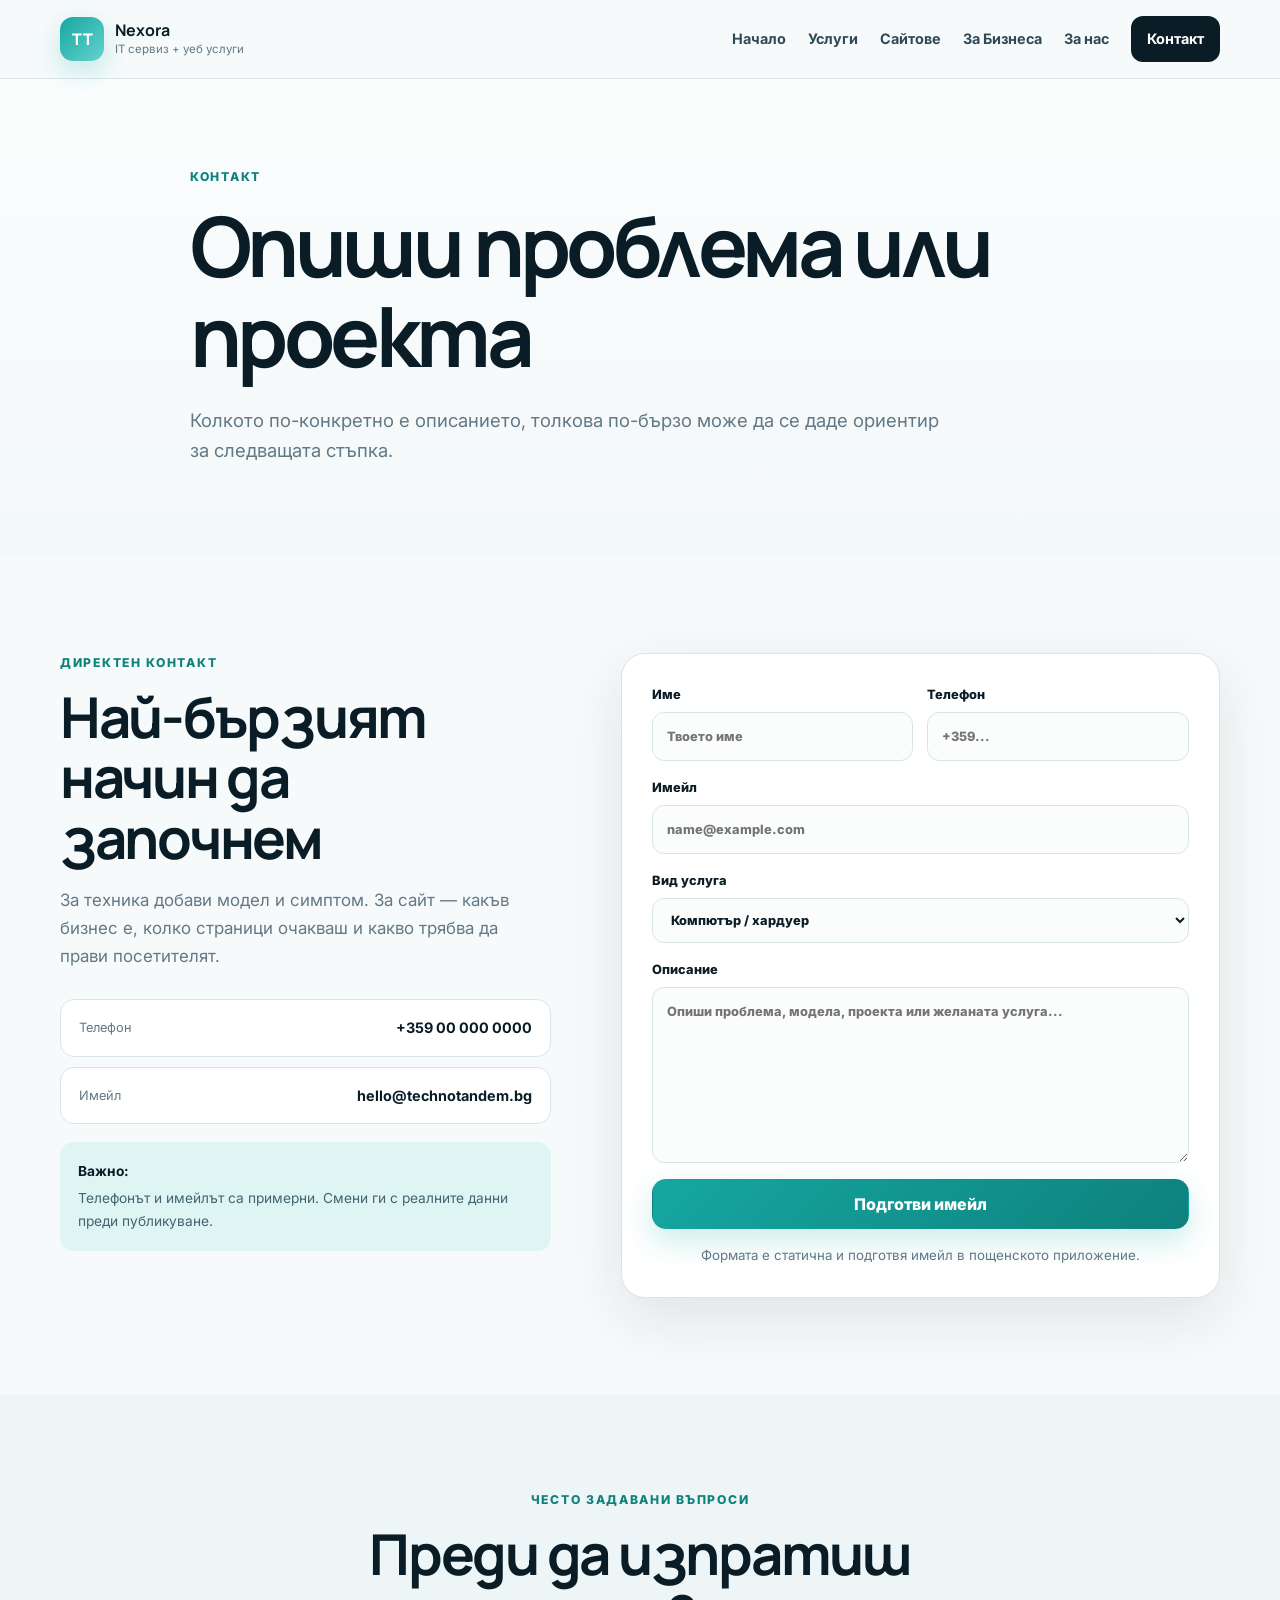
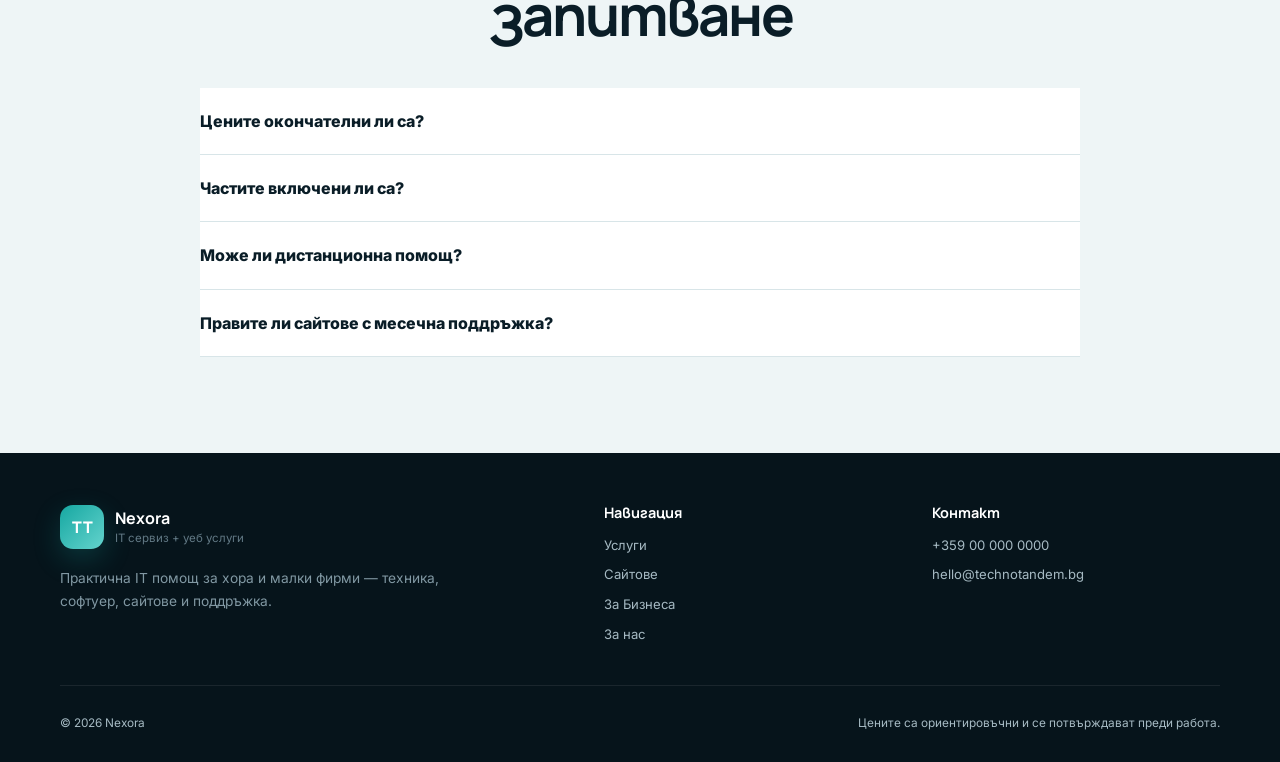
<file: .backup-before-refresh/contact.html>
<!doctype html>
<html lang="bg">
  <head>
    <meta charset="utf-8" />
    <meta name="viewport" content="width=device-width,initial-scale=1" />
    <title>Контакт — Nexora</title>
    <meta
      name="description"
      content="Свържи се с Nexora за IT услуга, сайт или поддръжка."
    />
    <meta name="theme-color" content="#0a1d27" />
    <link rel="stylesheet" href="assets/css/styles.css" />
  </head>
  <body>
    <header class="site-header">
      <div class="container nav-wrap">
        <a class="brand" href="index.html"
          ><span class="brand-mark">TT</span
          ><span class="brand-text"
            ><strong>Nexora</strong
            ><small>IT сервиз + уеб услуги</small></span
          ></a
        ><button
          class="menu-toggle"
          aria-expanded="false"
          aria-controls="main-nav"
          aria-label="Отвори меню"
        >
          <span></span><span></span><span></span>
        </button>
        <nav class="main-nav" id="main-nav">
          <a href="index.html">Начало</a><a href="services.html">Услуги</a
          ><a href="websites.html">Сайтове</a
          ><a href="business-support.html">За Бизнеса</a
          ><a href="about.html">За нас</a
          ><a href="contact.html" class="nav-cta">Контакт</a>
        </nav>
      </div>
    </header>
    <main>
      <section class="page-hero">
        <div class="container narrow">
          <p class="eyebrow">Контакт</p>
          <h1>Опиши проблема или проекта</h1>
          <p class="lead">
            Колкото по-конкретно е описанието, толкова по-бързо може да се даде
            ориентир за следващата стъпка.
          </p>
        </div>
      </section>
      <section class="section">
        <div class="container contact-grid">
          <div>
            <p class="eyebrow">Директен контакт</p>
            <h2>Най-бързият начин да започнем</h2>
            <p class="copy">
              За техника добави модел и симптом. За сайт — какъв бизнес е, колко
              страници очакваш и какво трябва да прави посетителят.
            </p>
            <div class="contact-cards">
              <a href="tel:+359000000000"
                ><span>Телефон</span><strong>+359 00 000 0000</strong></a
              ><a href="mailto:hello@technotandem.bg"
                ><span>Имейл</span><strong>hello@technotandem.bg</strong></a
              >
            </div>
            <div class="contact-tip">
              <strong>Важно:</strong>
              <p>
                Телефонът и имейлът са примерни. Смени ги с реалните данни преди
                публикуване.
              </p>
            </div>
          </div>
          <form class="contact-form" id="contact-form">
            <div class="form-grid">
              <label
                >Име<input
                  type="text"
                  name="name"
                  placeholder="Твоето име"
                  required /></label
              ><label
                >Телефон<input type="tel" name="phone" placeholder="+359..."
              /></label>
            </div>
            <label
              >Имейл<input
                type="email"
                name="email"
                placeholder="name@example.com"
                required /></label
            ><label
              >Вид услуга<select name="service">
                <option>Компютър / хардуер</option>
                <option>Windows / софтуер</option>
                <option>Данни / сигурност</option>
                <option>Мрежа / офис</option>
                <option>Сайт / хостинг</option>
                <option>Абонаментна поддръжка</option>
                <option>Друго</option>
              </select></label
            ><label
              >Описание<textarea
                name="message"
                rows="7"
                placeholder="Опиши проблема, модела, проекта или желаната услуга..."
                required
              ></textarea></label
            ><button class="btn btn-primary full" type="submit">
              Подготви имейл</button
            ><small
              >Формата е статична и подготвя имейл в пощенското
              приложение.</small
            >
          </form>
        </div>
      </section>
      <section class="section alt">
        <div class="container">
          <div class="section-heading centered">
            <p class="eyebrow">Често задавани въпроси</p>
            <h2>Преди да изпратиш запитване</h2>
          </div>
          <div class="faq-list">
            <details>
              <summary>Цените окончателни ли са?</summary>
              <p>
                Не. Те са ориентири за стандартен обхват. Окончателната цена се
                потвърждава според конкретната задача.
              </p>
            </details>
            <details>
              <summary>Частите включени ли са?</summary>
              <p>
                Не, освен ако изрично не е уговорено друго. Части, транспорт,
                лицензи и платени абонаменти се уточняват отделно.
              </p>
            </details>
            <details>
              <summary>Може ли дистанционна помощ?</summary>
              <p>Да, при подходящи задачи и с изрично разрешение на клиента.</p>
            </details>
            <details>
              <summary>Правите ли сайтове с месечна поддръжка?</summary>
              <p>
                Да. Има пакети за хостинг, архиви, технически актуализации и
                ограничено време за редакции.
              </p>
            </details>
          </div>
        </div>
      </section>
    </main>
    <footer class="site-footer">
      <div class="container footer-grid">
        <div>
          <div class="brand footer-brand">
            <span class="brand-mark">TT</span
            ><span class="brand-text"
              ><strong>Nexora</strong
              ><small>IT сервиз + уеб услуги</small></span
            >
          </div>
          <p class="footer-copy">
            Практична IT помощ за хора и малки фирми — техника, софтуер, сайтове
            и поддръжка.
          </p>
        </div>
        <div>
          <h4>Навигация</h4>
          <div class="footer-links">
            <a href="services.html">Услуги</a><a href="websites.html">Сайтове</a
            ><a href="business-support.html">За Бизнеса</a
            ><a href="about.html">За нас</a>
          </div>
        </div>
        <div>
          <h4>Контакт</h4>
          <div class="footer-links">
            <a href="tel:+359000000000">+359 00 000 0000</a
            ><a href="mailto:hello@technotandem.bg">hello@technotandem.bg</a>
          </div>
        </div>
        <div class="footer-bottom">
          <span>© <span id="year"></span> Nexora</span
          ><span>Цените са ориентировъчни и се потвърждават преди работа.</span>
        </div>
      </div>
    </footer>
    <script src="assets/js/main.js"></script>
  </body>
</html>
</file>
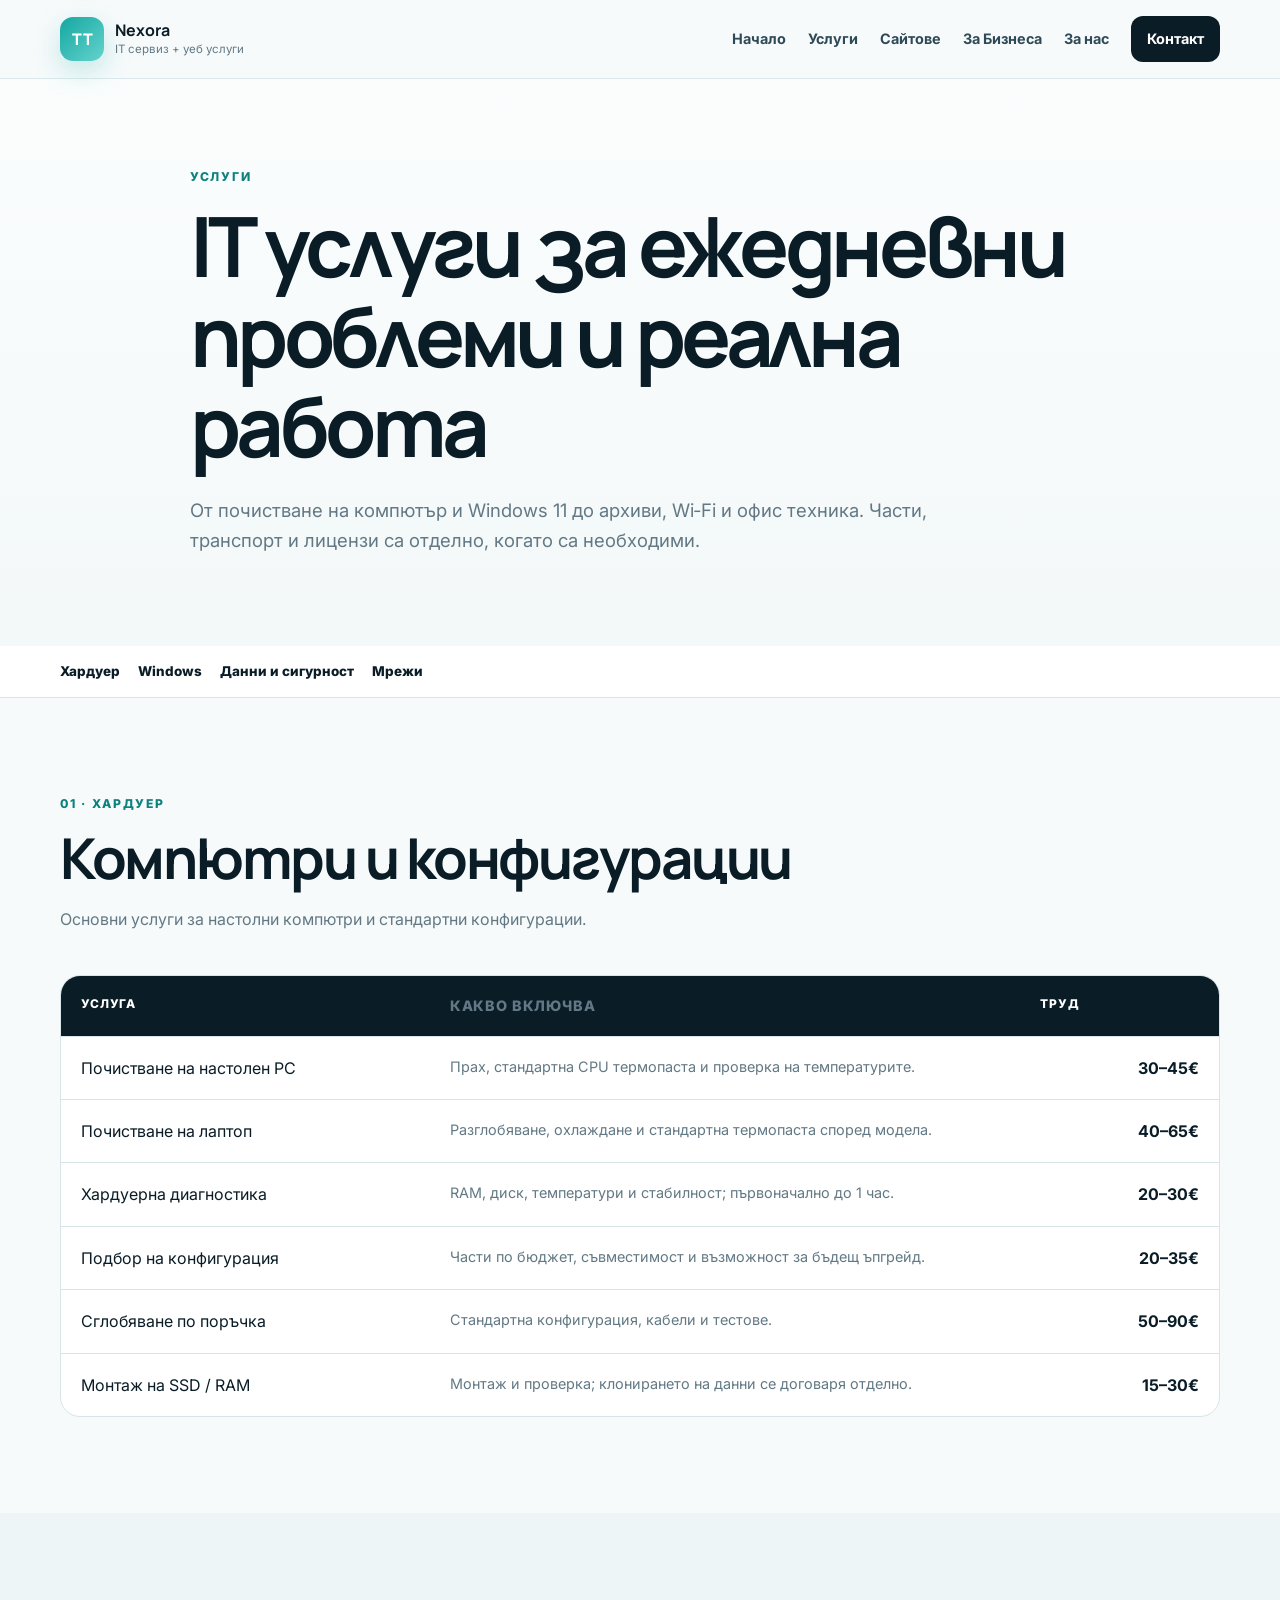
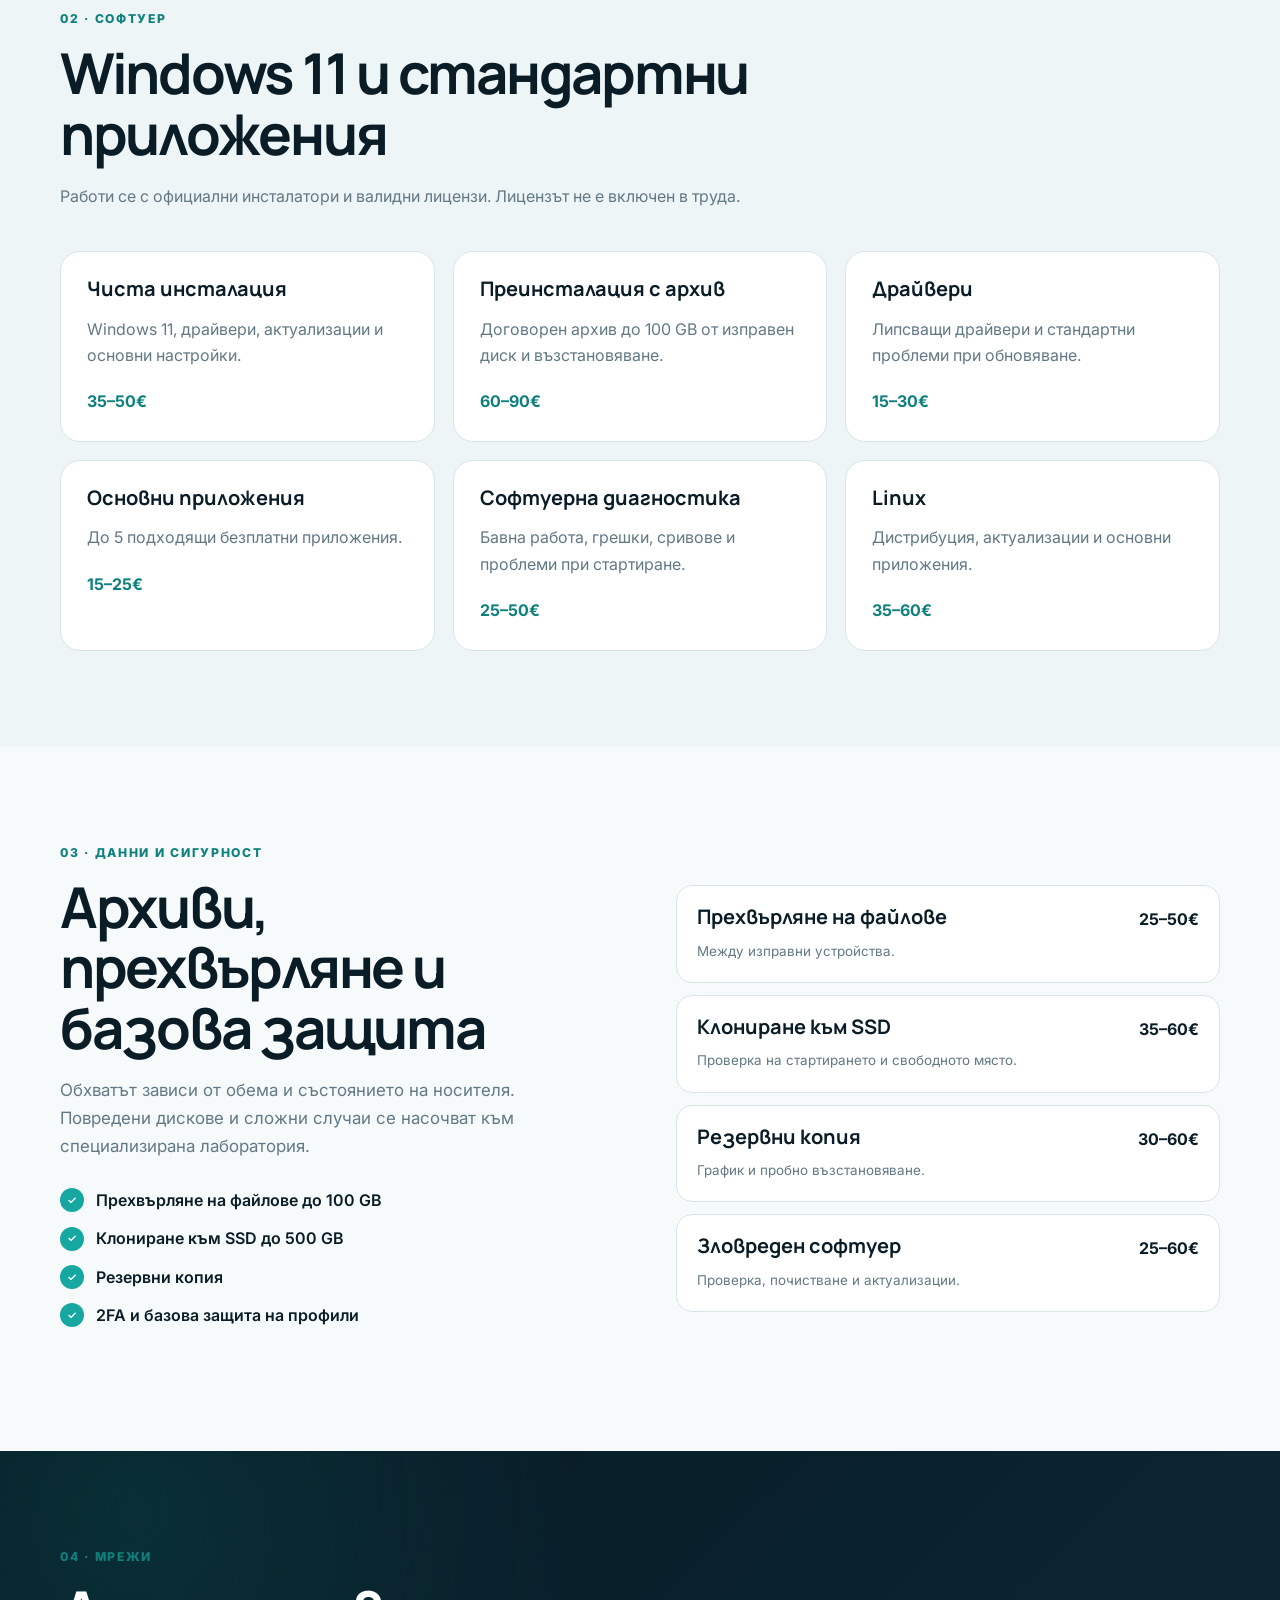
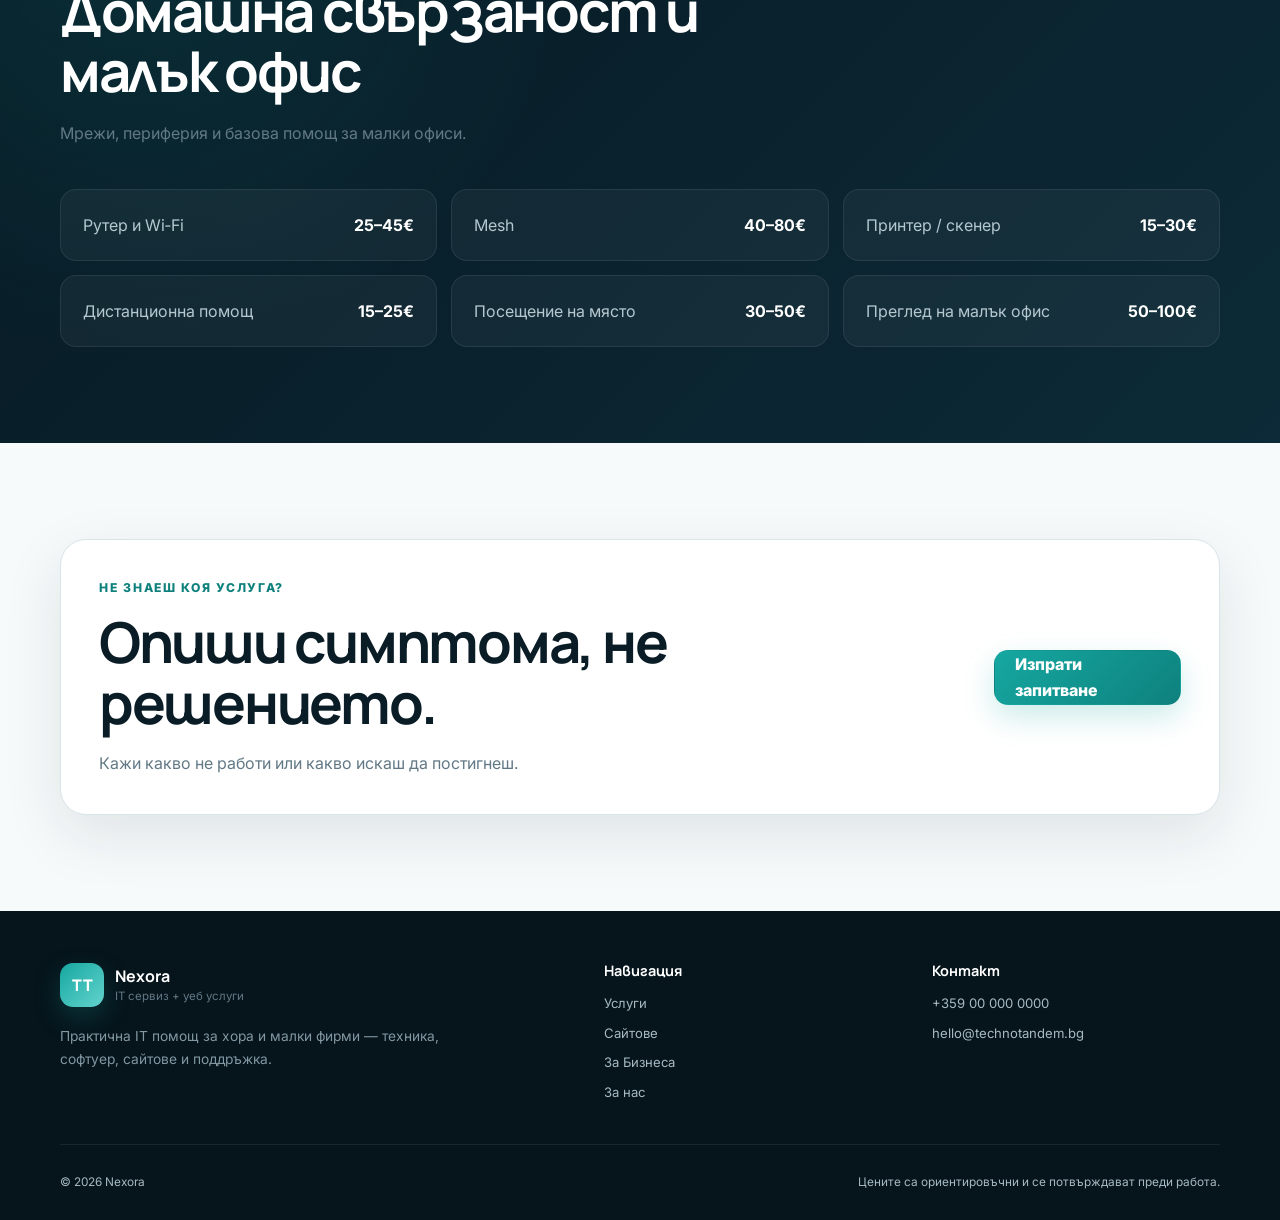
<file: .backup-before-refresh/services.html>
<!doctype html><html lang="bg"><head><meta charset="utf-8"><meta name="viewport" content="width=device-width,initial-scale=1"><title>IT услуги — Nexora</title><meta name="description" content="Компютри, Windows, данни, сигурност, мрежи и периферия."><meta name="theme-color" content="#0a1d27"><link rel="stylesheet" href="assets/css/styles.css"></head><body><header class="site-header"><div class="container nav-wrap"><a class="brand" href="index.html"><span class="brand-mark">TT</span><span class="brand-text"><strong>Nexora</strong><small>IT сервиз + уеб услуги</small></span></a><button class="menu-toggle" aria-expanded="false" aria-controls="main-nav" aria-label="Отвори меню"><span></span><span></span><span></span></button><nav class="main-nav" id="main-nav"><a href="index.html">Начало</a><a href="services.html">Услуги</a><a href="websites.html">Сайтове</a><a href="business-support.html">За Бизнеса</a><a href="about.html">За нас</a><a href="contact.html" class="nav-cta">Контакт</a></nav></div></header><main>
<section class="page-hero"><div class="container narrow"><p class="eyebrow">Услуги</p><h1>IT услуги за ежедневни проблеми и реална работа</h1><p class="lead">От почистване на компютър и Windows 11 до архиви, Wi‑Fi и офис техника. Части, транспорт и лицензи са отделно, когато са необходими.</p></div></section>
<section class="subnav"><div class="container subnav-scroll"><a href="#hardware">Хардуер</a><a href="#software">Windows</a><a href="#data">Данни и сигурност</a><a href="#network">Мрежи</a></div></section>
<section class="section" id="hardware"><div class="container"><div class="section-heading"><p class="eyebrow">01 · Хардуер</p><h2>Компютри и конфигурации</h2><p>Основни услуги за настолни компютри и стандартни конфигурации.</p></div><div class="service-table"><div class="service-row service-head"><span>Услуга</span><span>Какво включва</span><span>Труд</span></div><div class="service-row"><span>Почистване на настолен PC</span><span>Прах, стандартна CPU термопаста и проверка на температурите.</span><strong>30–45€</strong></div><div class="service-row"><span>Почистване на лаптоп</span><span>Разглобяване, охлаждане и стандартна термопаста според модела.</span><strong>40–65€</strong></div><div class="service-row"><span>Хардуерна диагностика</span><span>RAM, диск, температури и стабилност; първоначално до 1 час.</span><strong>20–30€</strong></div><div class="service-row"><span>Подбор на конфигурация</span><span>Части по бюджет, съвместимост и възможност за бъдещ ъпгрейд.</span><strong>20–35€</strong></div><div class="service-row"><span>Сглобяване по поръчка</span><span>Стандартна конфигурация, кабели и тестове.</span><strong>50–90€</strong></div><div class="service-row"><span>Монтаж на SSD / RAM</span><span>Монтаж и проверка; клонирането на данни се договаря отделно.</span><strong>15–30€</strong></div></div></div></section>
<section class="section alt" id="software"><div class="container"><div class="section-heading"><p class="eyebrow">02 · Софтуер</p><h2>Windows 11 и стандартни приложения</h2><p>Работи се с официални инсталатори и валидни лицензи. Лицензът не е включен в труда.</p></div><div class="cards-3"><article class="info-card"><h3>Чиста инсталация</h3><p>Windows 11, драйвери, актуализации и основни настройки.</p><strong>35–50€</strong></article><article class="info-card"><h3>Преинсталация с архив</h3><p>Договорен архив до 100 GB от изправен диск и възстановяване.</p><strong>60–90€</strong></article><article class="info-card"><h3>Драйвери</h3><p>Липсващи драйвери и стандартни проблеми при обновяване.</p><strong>15–30€</strong></article><article class="info-card"><h3>Основни приложения</h3><p>До 5 подходящи безплатни приложения.</p><strong>15–25€</strong></article><article class="info-card"><h3>Софтуерна диагностика</h3><p>Бавна работа, грешки, сривове и проблеми при стартиране.</p><strong>25–50€</strong></article><article class="info-card"><h3>Linux</h3><p>Дистрибуция, актуализации и основни приложения.</p><strong>35–60€</strong></article></div></div></section>
<section class="section" id="data"><div class="container two-col"><div><p class="eyebrow">03 · Данни и сигурност</p><h2>Архиви, прехвърляне и базова защита</h2><p class="copy">Обхватът зависи от обема и състоянието на носителя. Повредени дискове и сложни случаи се насочват към специализирана лаборатория.</p><div class="check-list"><div><span>✓</span>Прехвърляне на файлове до 100 GB</div><div><span>✓</span>Клониране към SSD до 500 GB</div><div><span>✓</span>Резервни копия</div><div><span>✓</span>2FA и базова защита на профили</div></div></div><div class="stack-list"><article><div><h3>Прехвърляне на файлове</h3><p>Между изправни устройства.</p></div><strong>25–50€</strong></article><article><div><h3>Клониране към SSD</h3><p>Проверка на стартирането и свободното място.</p></div><strong>35–60€</strong></article><article><div><h3>Резервни копия</h3><p>График и пробно възстановяване.</p></div><strong>30–60€</strong></article><article><div><h3>Зловреден софтуер</h3><p>Проверка, почистване и актуализации.</p></div><strong>25–60€</strong></article></div></div></section>
<section class="section dark" id="network"><div class="container"><div class="section-heading"><p class="eyebrow">04 · Мрежи</p><h2>Домашна свързаност и малък офис</h2><p class="light-copy">Мрежи, периферия и базова помощ за малки офиси.</p></div><div class="quick-price-grid"><article><span>Рутер и Wi‑Fi</span><strong>25–45€</strong></article><article><span>Mesh</span><strong>40–80€</strong></article><article><span>Принтер / скенер</span><strong>15–30€</strong></article><article><span>Дистанционна помощ</span><strong>15–25€</strong></article><article><span>Посещение на място</span><strong>30–50€</strong></article><article><span>Преглед на малък офис</span><strong>50–100€</strong></article></div></div></section>
<section class="section"><div class="container cta-card"><div><p class="eyebrow">Не знаеш коя услуга?</p><h2>Опиши симптома, не решението.</h2><p>Кажи какво не работи или какво искаш да постигнеш.</p></div><a class="btn btn-primary" href="contact.html">Изпрати запитване</a></div></section></main><footer class="site-footer"><div class="container footer-grid"><div><div class="brand footer-brand"><span class="brand-mark">TT</span><span class="brand-text"><strong>Nexora</strong><small>IT сервиз + уеб услуги</small></span></div><p class="footer-copy">Практична IT помощ за хора и малки фирми — техника, софтуер, сайтове и поддръжка.</p></div><div><h4>Навигация</h4><div class="footer-links"><a href="services.html">Услуги</a><a href="websites.html">Сайтове</a><a href="business-support.html">За Бизнеса</a><a href="about.html">За нас</a></div></div><div><h4>Контакт</h4><div class="footer-links"><a href="tel:+359000000000">+359 00 000 0000</a><a href="mailto:hello@technotandem.bg">hello@technotandem.bg</a></div></div><div class="footer-bottom"><span>© <span id="year"></span> Nexora</span><span>Цените са ориентировъчни и се потвърждават преди работа.</span></div></div></footer><script src="assets/js/main.js"></script></body></html>
</file>
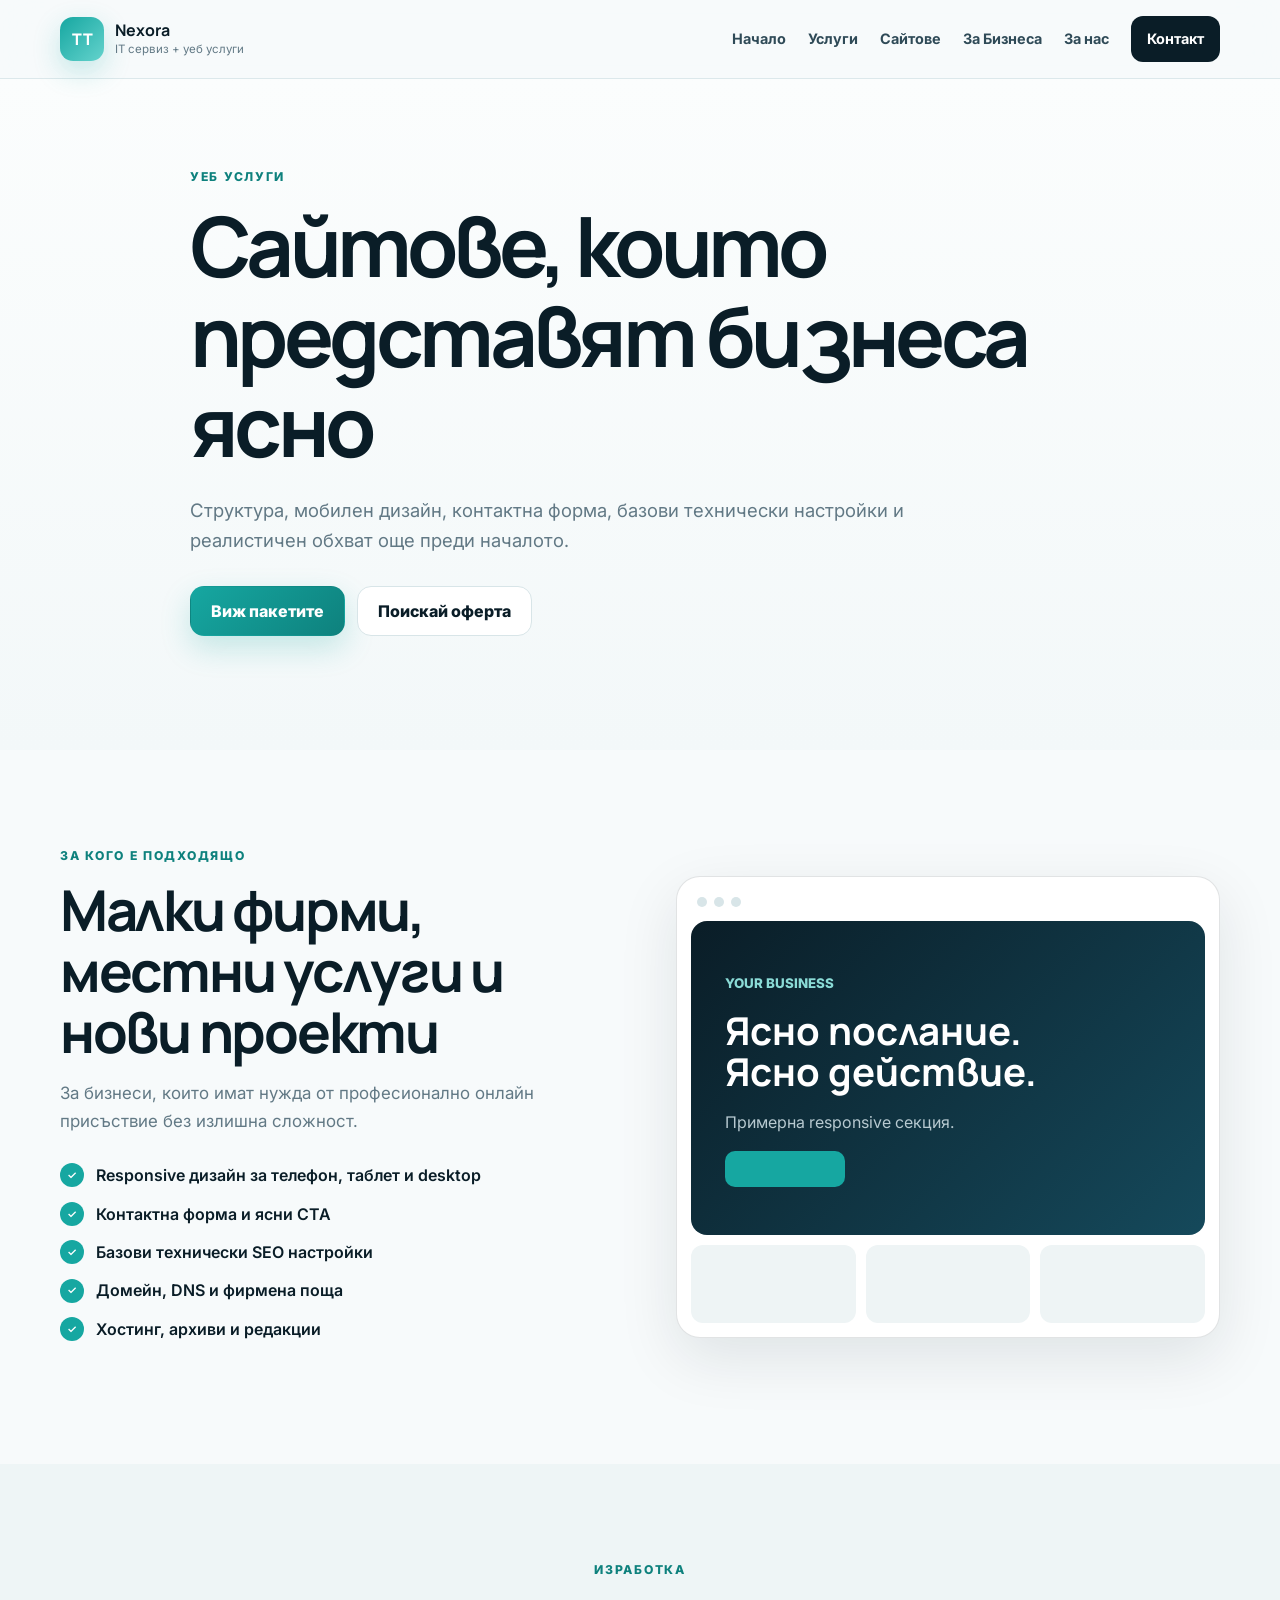
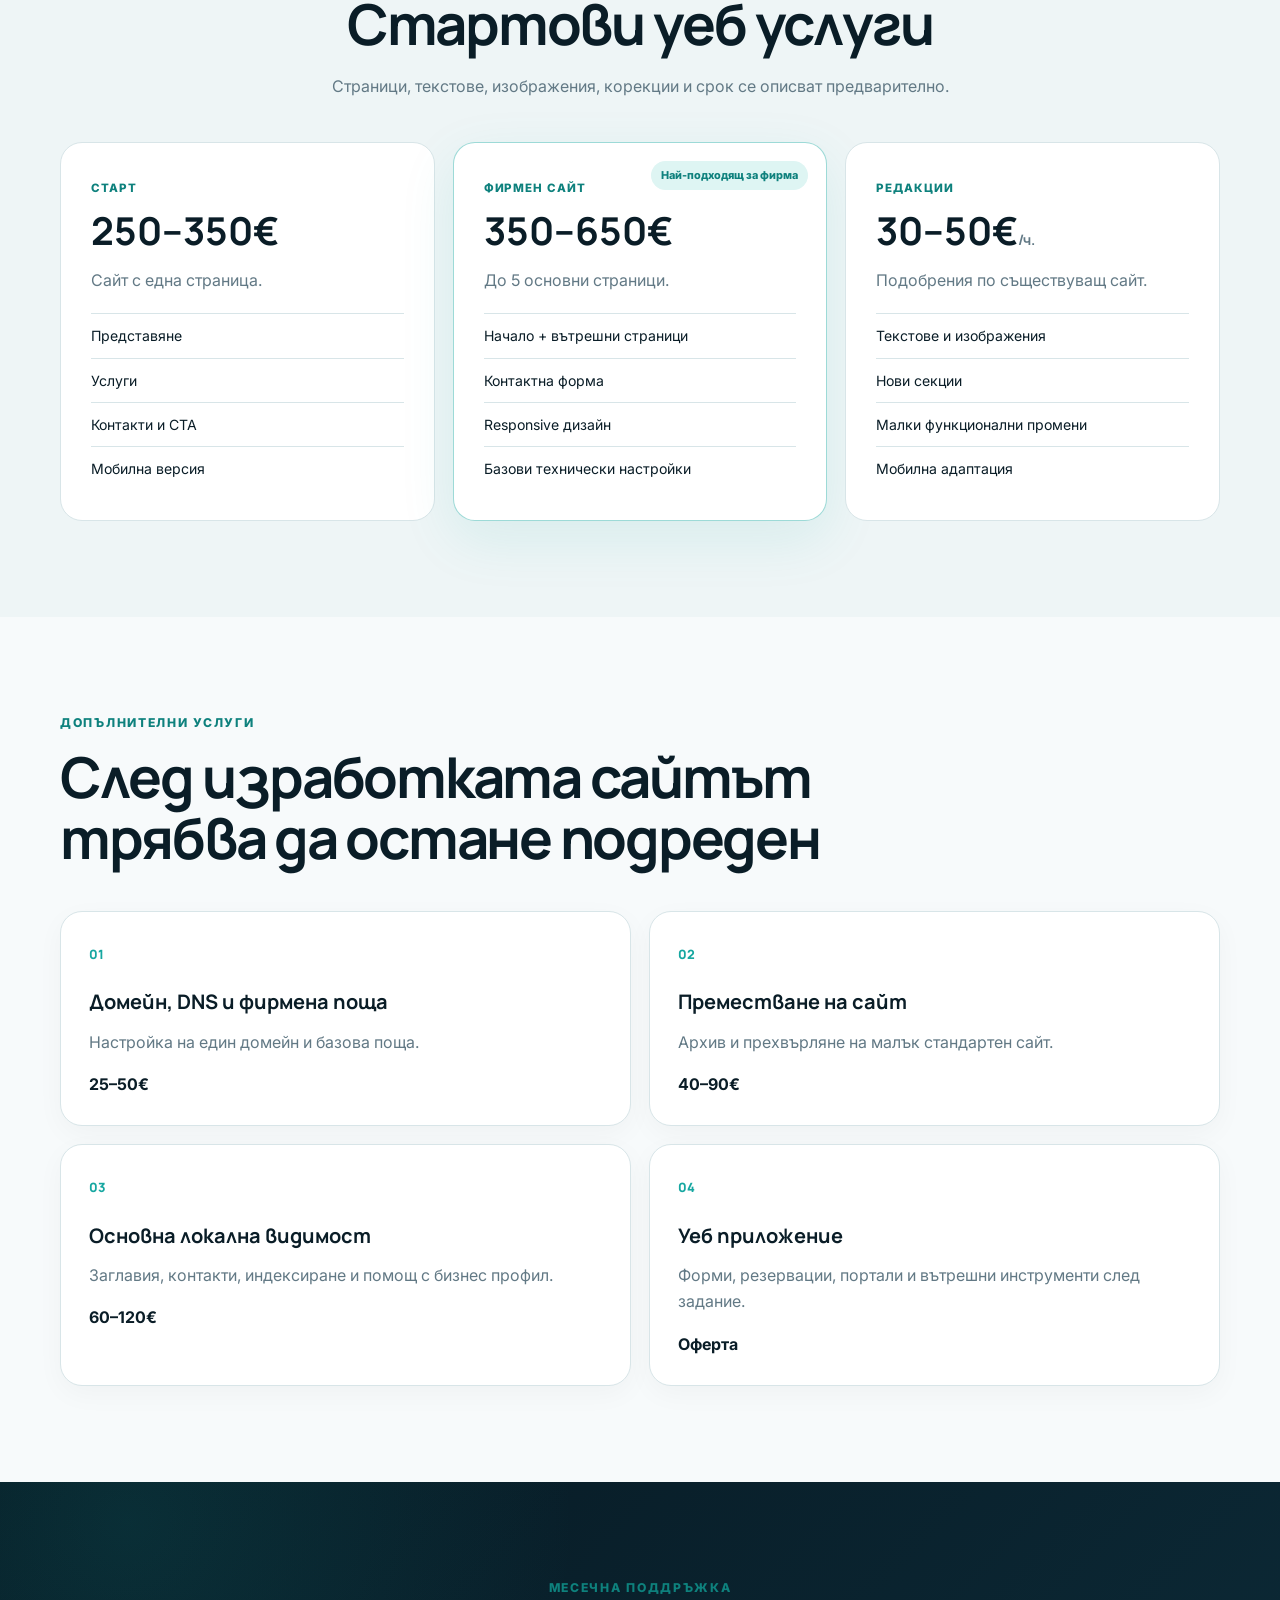
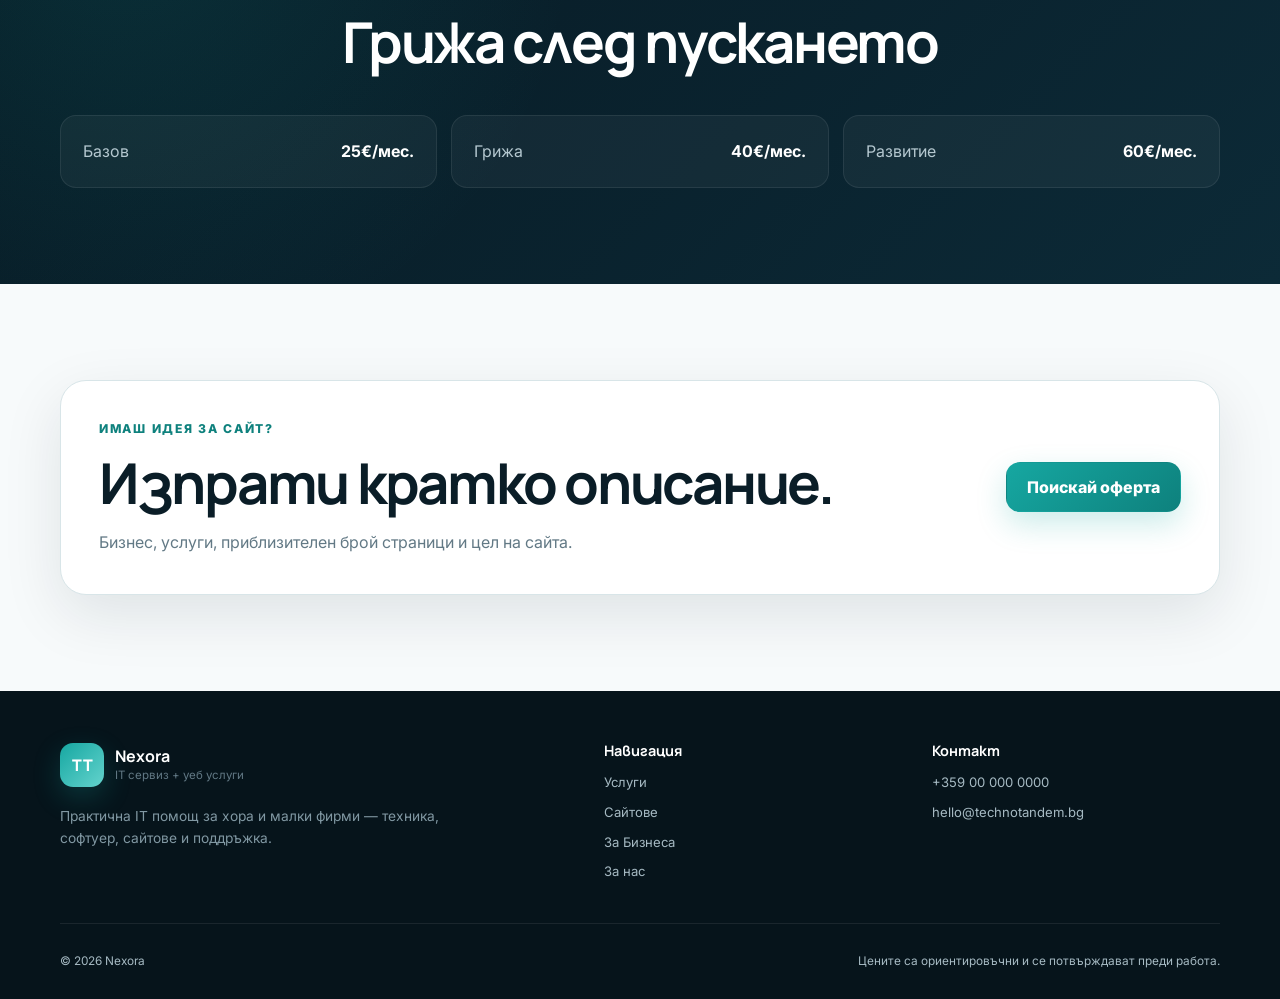
<file: .backup-before-refresh/websites.html>
<!doctype html>
<html lang="bg">
  <head>
    <meta charset="utf-8" />
    <meta name="viewport" content="width=device-width,initial-scale=1" />
    <title>Сайтове и хостинг — Nexora</title>
    <meta
      name="description"
      content="Изработка на сайтове, домейн, DNS, хостинг и месечна поддръжка."
    />
    <meta name="theme-color" content="#0a1d27" />
    <link rel="stylesheet" href="assets/css/styles.css" />
  </head>
  <body>
    <header class="site-header">
      <div class="container nav-wrap">
        <a class="brand" href="index.html"
          ><span class="brand-mark">TT</span
          ><span class="brand-text"
            ><strong>Nexora</strong
            ><small>IT сервиз + уеб услуги</small></span
          ></a
        ><button
          class="menu-toggle"
          aria-expanded="false"
          aria-controls="main-nav"
          aria-label="Отвори меню"
        >
          <span></span><span></span><span></span>
        </button>
        <nav class="main-nav" id="main-nav">
          <a href="index.html">Начало</a><a href="services.html">Услуги</a
          ><a href="websites.html">Сайтове</a
          ><a href="business-support.html">За Бизнеса</a
          ><a href="about.html">За нас</a
          ><a href="contact.html" class="nav-cta">Контакт</a>
        </nav>
      </div>
    </header>
    <main>
      <section class="page-hero">
        <div class="container narrow">
          <p class="eyebrow">Уеб услуги</p>
          <h1>Сайтове, които представят бизнеса ясно</h1>
          <p class="lead">
            Структура, мобилен дизайн, контактна форма, базови технически
            настройки и реалистичен обхват още преди началото.
          </p>
          <div class="hero-actions">
            <a class="btn btn-primary" href="#packages">Виж пакетите</a
            ><a class="btn btn-secondary" href="contact.html">Поискай оферта</a>
          </div>
        </div>
      </section>
      <section class="section">
        <div class="container two-col">
          <div>
            <p class="eyebrow">За кого е подходящо</p>
            <h2>Малки фирми, местни услуги и нови проекти</h2>
            <p class="copy">
              За бизнеси, които имат нужда от професионално онлайн присъствие
              без излишна сложност.
            </p>
            <div class="check-list">
              <div>
                <span>✓</span>Responsive дизайн за телефон, таблет и desktop
              </div>
              <div><span>✓</span>Контактна форма и ясни CTA</div>
              <div><span>✓</span>Базови технически SEO настройки</div>
              <div><span>✓</span>Домейн, DNS и фирмена поща</div>
              <div><span>✓</span>Хостинг, архиви и редакции</div>
            </div>
          </div>
          <div class="browser-mockup">
            <div class="browser-bar">
              <span></span><span></span><span></span>
            </div>
            <div class="mock-hero">
              <small>YOUR BUSINESS</small>
              <h3>Ясно послание.<br />Ясно действие.</h3>
              <p>Примерна responsive секция.</p>
              <div class="mock-button"></div>
            </div>
            <div class="mock-grid">
              <div></div>
              <div></div>
              <div></div>
            </div>
          </div>
        </div>
      </section>
      <section class="section alt" id="packages">
        <div class="container">
          <div class="section-heading centered">
            <p class="eyebrow">Изработка</p>
            <h2>Стартови уеб услуги</h2>
            <p>
              Страници, текстове, изображения, корекции и срок се описват
              предварително.
            </p>
          </div>
          <div class="plan-grid">
            <article class="plan-card">
              <span class="mini-label">Старт</span>
              <h3>250–350€</h3>
              <p>Сайт с една страница.</p>
              <ul>
                <li>Представяне</li>
                <li>Услуги</li>
                <li>Контакти и CTA</li>
                <li>Мобилна версия</li>
              </ul>
            </article>
            <article class="plan-card recommended">
              <div class="badge">Най-подходящ за фирма</div>
              <span class="mini-label">Фирмен сайт</span>
              <h3>350–650€</h3>
              <p>До 5 основни страници.</p>
              <ul>
                <li>Начало + вътрешни страници</li>
                <li>Контактна форма</li>
                <li>Responsive дизайн</li>
                <li>Базови технически настройки</li>
              </ul>
            </article>
            <article class="plan-card">
              <span class="mini-label">Редакции</span>
              <h3>30–50€<small>/ч.</small></h3>
              <p>Подобрения по съществуващ сайт.</p>
              <ul>
                <li>Текстове и изображения</li>
                <li>Нови секции</li>
                <li>Малки функционални промени</li>
                <li>Мобилна адаптация</li>
              </ul>
            </article>
          </div>
        </div>
      </section>
      <section class="section">
        <div class="container">
          <div class="section-heading">
            <p class="eyebrow">Допълнителни услуги</p>
            <h2>След изработката сайтът трябва да остане подреден</h2>
          </div>
          <div class="feature-grid">
            <article class="feature-card">
              <span class="feature-number">01</span>
              <h3>Домейн, DNS и фирмена поща</h3>
              <p>Настройка на един домейн и базова поща.</p>
              <strong>25–50€</strong>
            </article>
            <article class="feature-card">
              <span class="feature-number">02</span>
              <h3>Преместване на сайт</h3>
              <p>Архив и прехвърляне на малък стандартен сайт.</p>
              <strong>40–90€</strong>
            </article>
            <article class="feature-card">
              <span class="feature-number">03</span>
              <h3>Основна локална видимост</h3>
              <p>Заглавия, контакти, индексиране и помощ с бизнес профил.</p>
              <strong>60–120€</strong>
            </article>
            <article class="feature-card">
              <span class="feature-number">04</span>
              <h3>Уеб приложение</h3>
              <p>
                Форми, резервации, портали и вътрешни инструменти след задание.
              </p>
              <strong>Оферта</strong>
            </article>
          </div>
        </div>
      </section>
      <section class="section dark">
        <div class="container">
          <div class="section-heading centered">
            <p class="eyebrow">Месечна поддръжка</p>
            <h2>Грижа след пускането</h2>
          </div>
          <div class="quick-price-grid">
            <article><span>Базов</span><strong>25€/мес.</strong></article>
            <article><span>Грижа</span><strong>40€/мес.</strong></article>
            <article><span>Развитие</span><strong>60€/мес.</strong></article>
          </div>
        </div>
      </section>
      <section class="section">
        <div class="container cta-card">
          <div>
            <p class="eyebrow">Имаш идея за сайт?</p>
            <h2>Изпрати кратко описание.</h2>
            <p>Бизнес, услуги, приблизителен брой страници и цел на сайта.</p>
          </div>
          <a class="btn btn-primary" href="contact.html">Поискай оферта</a>
        </div>
      </section>
    </main>
    <footer class="site-footer">
      <div class="container footer-grid">
        <div>
          <div class="brand footer-brand">
            <span class="brand-mark">TT</span
            ><span class="brand-text"
              ><strong>Nexora</strong
              ><small>IT сервиз + уеб услуги</small></span
            >
          </div>
          <p class="footer-copy">
            Практична IT помощ за хора и малки фирми — техника, софтуер, сайтове
            и поддръжка.
          </p>
        </div>
        <div>
          <h4>Навигация</h4>
          <div class="footer-links">
            <a href="services.html">Услуги</a><a href="websites.html">Сайтове</a
            ><a href="business-support.html">За Бизнеса</a
            ><a href="about.html">За нас</a>
          </div>
        </div>
        <div>
          <h4>Контакт</h4>
          <div class="footer-links">
            <a href="tel:+359000000000">+359 00 000 0000</a
            ><a href="mailto:hello@technotandem.bg">hello@technotandem.bg</a>
          </div>
        </div>
        <div class="footer-bottom">
          <span>© <span id="year"></span> Nexora</span
          ><span>Цените са ориентировъчни и се потвърждават преди работа.</span>
        </div>
      </div>
    </footer>
    <script src="assets/js/main.js"></script>
  </body>
</html>
</file>
<file: assets/css/styles.css>
@import url('https://fonts.googleapis.com/css2?family=Inter:wght@400;500;600;700;800&family=Manrope:wght@600;700;800&display=swap');
:root{--bg:#f7fafb;--surface:#fff;--soft:#eef5f6;--ink:#0a1d27;--muted:#627985;--line:#d8e5e8;--accent:#16a7a1;--accent-dark:#0e817d;--accent-soft:#def5f3;--dark:#071923;--dark2:#0c2a37;--shadow:0 20px 60px rgba(10,29,39,.10);--radius:22px}
*{box-sizing:border-box}html{scroll-behavior:smooth}body{margin:0;font-family:Inter,system-ui,-apple-system,BlinkMacSystemFont,"Segoe UI",sans-serif;color:var(--ink);background:var(--bg);line-height:1.65;-webkit-font-smoothing:antialiased}a{color:inherit;text-decoration:none}button,input,select,textarea{font:inherit}.container{width:min(1160px,calc(100% - 40px));margin-inline:auto}.narrow{max-width:900px}.section{padding:96px 0}.eyebrow{margin:0 0 14px;color:var(--accent-dark);font-size:.76rem;font-weight:800;letter-spacing:.14em;text-transform:uppercase}h1,h2,h3,h4{font-family:Manrope,Inter,sans-serif;margin-top:0;line-height:1.08}h1{margin-bottom:24px;font-size:clamp(3rem,7vw,6.6rem);letter-spacing:-.055em}h2{margin-bottom:18px;font-size:clamp(2.15rem,4.4vw,4rem);letter-spacing:-.04em}h3{margin-bottom:12px;font-size:1.25rem}.lead,.copy{color:var(--muted);font-size:1.06rem}.lead{max-width:760px;font-size:1.16rem}.site-header{position:sticky;top:0;z-index:80;border-bottom:1px solid rgba(216,229,232,.85);background:rgba(247,250,251,.9);backdrop-filter:blur(18px)}.nav-wrap{display:flex;min-height:78px;align-items:center;justify-content:space-between;gap:24px}.brand{display:inline-flex;align-items:center;gap:11px}.brand-mark{display:grid;width:44px;height:44px;place-items:center;border-radius:13px;color:#fff;background:linear-gradient(135deg,var(--accent),#64d3cd);font-family:Manrope;font-weight:800;box-shadow:0 10px 28px rgba(22,167,161,.24)}.brand-text{display:flex;flex-direction:column;line-height:1.1}.brand-text strong{font-family:Manrope}.brand-text small{margin-top:4px;color:var(--muted);font-size:.72rem}.main-nav{display:flex;align-items:center;gap:22px;font-size:.9rem;font-weight:700}.main-nav a:not(.nav-cta){color:#2f4a57}.nav-cta{padding:11px 16px;border-radius:12px;color:#fff;background:var(--ink)}.menu-toggle{display:none;width:44px;height:44px;padding:10px;border:0;background:transparent}.menu-toggle span{display:block;height:2px;margin:6px 0;background:var(--ink)}
.hero{overflow:hidden;padding:88px 0 96px;background:radial-gradient(circle at 83% 10%,rgba(22,167,161,.15),transparent 28rem),linear-gradient(180deg,#fbfdfd,#f5f9fa)}.hero-grid{display:grid;grid-template-columns:1.08fr .92fr;gap:70px;align-items:center}.hero h1 span{color:var(--accent)}.hero-actions{display:flex;flex-wrap:wrap;gap:12px;margin:30px 0 42px}.btn{display:inline-flex;min-height:50px;align-items:center;justify-content:center;padding:0 20px;border:1px solid transparent;border-radius:14px;cursor:pointer;font-weight:800;transition:.2s}.btn:hover{transform:translateY(-2px)}.btn-primary{color:#fff;background:linear-gradient(135deg,var(--accent),var(--accent-dark));box-shadow:0 12px 30px rgba(22,167,161,.22)}.btn-secondary{border-color:var(--line);background:#fff}.btn-light{color:var(--ink);background:#fff}.full{width:100%}.trust-row{display:grid;grid-template-columns:repeat(3,1fr);gap:14px}.trust-row div{padding-top:16px;border-top:1px solid var(--line)}.trust-row strong,.trust-row span{display:block}.trust-row span{margin-top:3px;color:var(--muted);font-size:.76rem}.hero-panel{position:relative;display:grid;gap:12px;padding:28px;border-radius:32px;background:linear-gradient(145deg,rgba(10,29,39,.99),rgba(10,45,59,.95));box-shadow:0 40px 90px rgba(6,30,41,.22);overflow:hidden}.hero-panel:after{content:"";position:absolute;width:240px;height:240px;border-radius:50%;top:-90px;right:-80px;background:rgba(22,167,161,.26);filter:blur(35px)}.panel-topline{position:relative;z-index:1;display:flex;align-items:center;gap:8px;color:#bfd1d8;font-size:.78rem}.status-dot{width:8px;height:8px;border-radius:50%;background:#4de09f;box-shadow:0 0 0 5px rgba(77,224,159,.12)}.panel-card{position:relative;z-index:1;display:flex;align-items:center;gap:15px;padding:18px;border:1px solid rgba(255,255,255,.08);border-radius:18px;color:#fff;background:rgba(255,255,255,.055)}.panel-card.featured{background:linear-gradient(135deg,rgba(22,167,161,.27),rgba(255,255,255,.06))}.panel-icon{display:grid;flex:0 0 auto;width:46px;height:46px;place-items:center;border-radius:13px;background:rgba(255,255,255,.08);font-family:Manrope;font-weight:800}.panel-card strong,.panel-card span{display:block}.panel-card span{margin-top:3px;color:#afc5cd;font-size:.78rem}
.logo-strip{border-block:1px solid var(--line);background:#fff}.logo-strip-grid{display:grid;grid-template-columns:auto repeat(4,1fr);gap:18px;align-items:center;padding:22px 0;color:#48616d;font-size:.8rem}.logo-strip-grid span{color:var(--muted)}.logo-strip-grid strong{text-align:center}.section-heading{max-width:780px;margin-bottom:42px}.section-heading>p:last-child{color:var(--muted)}.centered{margin-inline:auto;text-align:center}.split-heading{display:grid;grid-template-columns:1.1fr .9fr;max-width:none;gap:60px;align-items:end}.feature-grid{display:grid;grid-template-columns:repeat(2,1fr);gap:18px}.feature-card{padding:28px;border:1px solid var(--line);border-radius:var(--radius);background:#fff;box-shadow:0 8px 28px rgba(10,29,39,.035);transition:.2s}.feature-card:hover{transform:translateY(-3px);box-shadow:0 18px 40px rgba(10,29,39,.07)}.feature-number{display:inline-block;margin-bottom:26px;color:var(--accent);font-family:Manrope;font-size:.8rem;font-weight:800}.feature-card p{color:var(--muted)}.text-link{color:var(--accent-dark);font-weight:800}.alt{background:var(--soft)}.two-col{display:grid;grid-template-columns:1fr 1fr;gap:72px;align-items:center}.check-list{display:grid;gap:12px;margin:26px 0}.check-list div{display:flex;gap:12px;align-items:center;font-weight:600}.check-list span{display:grid;width:24px;height:24px;place-items:center;border-radius:50%;color:#fff;background:var(--accent);font-size:.7rem}.metric-panel{display:grid;grid-template-columns:1fr 1fr;gap:12px}.metric{padding:26px;border:1px solid var(--line);border-radius:18px;background:#fff}.metric strong,.metric span{display:block}.metric strong{font-size:2.4rem;font-family:Manrope}.metric span{margin-top:6px;color:var(--muted);font-size:.83rem}.dark{color:#fff;background:radial-gradient(circle at 10% 10%,rgba(22,167,161,.14),transparent 28rem),linear-gradient(135deg,var(--dark),var(--dark2))}.light-copy{color:#abc1ca}.quick-price-grid{display:grid;grid-template-columns:repeat(3,1fr);gap:14px}.quick-price-grid article{display:flex;justify-content:space-between;gap:18px;padding:22px;border:1px solid rgba(255,255,255,.08);border-radius:16px;background:rgba(255,255,255,.045)}.quick-price-grid span{color:#b5c8d0}.quick-price-grid strong{white-space:nowrap}.cta-card{display:flex;justify-content:space-between;align-items:center;gap:30px;padding:38px;border:1px solid var(--line);border-radius:26px;background:#fff;box-shadow:var(--shadow)}.cta-card h2{margin-bottom:10px}.cta-card p:last-child{margin-bottom:0;color:var(--muted)}
.page-hero{padding:88px 0 72px;background:linear-gradient(180deg,#fbfdfd,#f3f8f9)}.page-hero h1{font-size:clamp(3rem,6.5vw,5.8rem)}.subnav{position:sticky;top:78px;z-index:50;border-bottom:1px solid var(--line);background:rgba(255,255,255,.93);backdrop-filter:blur(16px)}.subnav-scroll{display:flex;gap:18px;overflow:auto;padding:14px 0;font-size:.84rem;font-weight:800}.subnav-scroll a{white-space:nowrap}.service-table{overflow:hidden;border:1px solid var(--line);border-radius:20px;background:#fff}.service-row{display:grid;grid-template-columns:1.1fr 1.8fr .5fr;gap:20px;padding:18px 20px;border-top:1px solid var(--line);align-items:start}.service-row:first-child{border-top:0}.service-head{color:#fff;background:var(--ink);font-size:.75rem;font-weight:800;text-transform:uppercase;letter-spacing:.07em}.service-row span:nth-child(2){color:var(--muted);font-size:.9rem}.service-row strong{text-align:right;white-space:nowrap}.cards-3{display:grid;grid-template-columns:repeat(3,1fr);gap:18px}.info-card{padding:26px;border:1px solid var(--line);border-radius:20px;background:#fff}.info-card p{color:var(--muted)}.info-card strong{display:block;margin-top:20px;color:var(--accent-dark)}.stack-list{display:grid;gap:12px}.stack-list article{display:flex;justify-content:space-between;gap:20px;padding:20px;border:1px solid var(--line);border-radius:16px;background:#fff}.stack-list p{margin:0;color:var(--muted);font-size:.84rem}.stack-list strong{white-space:nowrap}.dark-stack article{border-color:rgba(255,255,255,.08);background:rgba(255,255,255,.045)}.dark-stack p{color:#abc1ca}
.plan-grid{display:grid;grid-template-columns:repeat(3,1fr);gap:18px}.plan-card{position:relative;padding:30px;border:1px solid var(--line);border-radius:var(--radius);background:#fff}.plan-card.recommended{border-color:rgba(22,167,161,.42);box-shadow:0 18px 55px rgba(22,167,161,.1)}.plan-card h3{margin:4px 0 10px;font-size:2.4rem}.plan-card h3 small{color:var(--muted);font-size:.9rem}.plan-card>p{color:var(--muted)}.plan-card ul{margin:20px 0 0;padding:0;list-style:none}.plan-card li{padding:10px 0;border-top:1px solid var(--line);font-size:.88rem}.mini-label{display:inline-block;margin-bottom:8px;color:var(--accent-dark);font-size:.72rem;font-weight:800;letter-spacing:.08em;text-transform:uppercase}.badge{position:absolute;top:18px;right:18px;padding:6px 10px;border-radius:99px;color:var(--accent-dark);background:var(--accent-soft);font-size:.68rem;font-weight:800}.browser-mockup{padding:14px;border:1px solid rgba(10,29,39,.12);border-radius:24px;background:#fff;box-shadow:var(--shadow)}.browser-bar{display:flex;gap:7px;padding:6px 6px 14px}.browser-bar span{width:10px;height:10px;border-radius:50%;background:#d8e5e8}.mock-hero{padding:48px 34px;border-radius:16px;color:#fff;background:linear-gradient(135deg,var(--ink),#15495b)}.mock-hero small{color:#8adbd6;font-weight:800}.mock-hero h3{margin:14px 0;font-size:2.4rem}.mock-hero p{color:#b7c9d0}.mock-button{width:120px;height:36px;border-radius:10px;background:var(--accent)}.mock-grid{display:grid;grid-template-columns:repeat(3,1fr);gap:10px;padding-top:10px}.mock-grid div{height:78px;border-radius:12px;background:#eef4f5}.process-grid{display:grid;grid-template-columns:repeat(3,1fr);gap:14px}.process-grid article{padding:26px;border:1px solid var(--line);border-radius:18px;background:#fff}.process-grid span{display:inline-block;margin-bottom:28px;color:var(--accent);font-family:Manrope;font-weight:800}.process-grid p{margin-bottom:0;color:var(--muted);font-size:.88rem}.benefit-grid{display:grid;grid-template-columns:repeat(3,1fr);gap:18px}.benefit-grid article{padding:28px;border-top:3px solid var(--accent);border-radius:0 0 18px 18px;background:#fff;box-shadow:0 10px 30px rgba(10,29,39,.04)}.benefit-grid strong{color:var(--accent);font-family:Manrope;font-size:.8rem}.benefit-grid p{margin-bottom:0;color:var(--muted)}.quote-card{padding:36px;border-radius:22px;color:#fff;background:linear-gradient(135deg,var(--ink),#15495b)}.quote-card p{font-family:Manrope;font-size:1.8rem;line-height:1.25}.quote-card span{color:#8adbd6;font-size:.8rem;font-weight:700}.timeline{display:grid;gap:14px}.timeline div{padding:18px 20px;border-left:2px solid var(--accent);background:rgba(255,255,255,.04)}.timeline span{color:#68d9d3;font-size:.76rem;font-weight:800}.timeline p{margin:5px 0 0;color:#b2c7cf}
.contact-grid{display:grid;grid-template-columns:.9fr 1.1fr;gap:70px;align-items:start}.contact-cards{display:grid;gap:10px;margin-top:28px}.contact-cards a{display:flex;align-items:center;justify-content:space-between;gap:20px;padding:16px 18px;border:1px solid var(--line);border-radius:14px;background:#fff}.contact-cards span{color:var(--muted);font-size:.8rem}.contact-cards strong{font-size:.9rem}.contact-tip{margin-top:18px;padding:18px;border-radius:14px;background:var(--accent-soft);font-size:.86rem}.contact-tip p{margin:4px 0 0;color:#42636f}.contact-form{display:grid;gap:16px;padding:30px;border:1px solid var(--line);border-radius:24px;background:#fff;box-shadow:var(--shadow)}.form-grid{display:grid;grid-template-columns:1fr 1fr;gap:14px}.contact-form label{display:grid;gap:7px;font-size:.8rem;font-weight:800}.contact-form input,.contact-form select,.contact-form textarea{width:100%;padding:13px 14px;border:1px solid var(--line);border-radius:12px;outline:0;color:var(--ink);background:#fbfdfd}.contact-form textarea{resize:vertical;min-height:150px}.contact-form input:focus,.contact-form select:focus,.contact-form textarea:focus{border-color:rgba(22,167,161,.7);box-shadow:0 0 0 4px rgba(22,167,161,.1)}.contact-form small{color:var(--muted);text-align:center}.faq-list{max-width:880px;margin-inline:auto}.faq-list details{border-bottom:1px solid var(--line);background:#fff}.faq-list summary{cursor:pointer;padding:20px 0;font-weight:800;list-style:none}.faq-list details p{padding-bottom:20px;color:var(--muted)}
.site-footer{padding:52px 0 28px;color:#a6bac3;background:#06141b}.footer-grid{display:grid;grid-template-columns:1.4fr .8fr .8fr;gap:40px}.footer-brand .brand-text strong{color:#fff}.footer-copy{max-width:390px;margin-top:18px;color:#8198a3;font-size:.86rem}.site-footer h4{margin-bottom:14px;color:#fff;font-size:.9rem}.footer-links{display:grid;gap:8px;font-size:.82rem}.footer-bottom{grid-column:1/-1;display:flex;justify-content:space-between;gap:20px;padding-top:28px;border-top:1px solid rgba(255,255,255,.08);font-size:.74rem}
@media(max-width:980px){.hero-grid,.two-col,.contact-grid{grid-template-columns:1fr}.split-heading{grid-template-columns:1fr;gap:16px}.hero-grid{gap:46px}.cards-3,.plan-grid,.process-grid,.benefit-grid{grid-template-columns:repeat(2,1fr)}.quick-price-grid{grid-template-columns:repeat(2,1fr)}.footer-grid{grid-template-columns:1fr 1fr}.service-row{grid-template-columns:1fr 1.5fr .55fr}}
@media(max-width:760px){.container{width:min(100% - 28px,1160px)}.section{padding:70px 0}.menu-toggle{display:block}.main-nav{position:absolute;top:68px;left:14px;right:14px;display:none;flex-direction:column;align-items:stretch;gap:6px;padding:14px;border:1px solid var(--line);border-radius:16px;background:#fff;box-shadow:var(--shadow)}.main-nav.open{display:flex}.main-nav a{padding:10px 12px}.hero{padding-top:58px}.page-hero{padding-top:58px}.hero h1,.page-hero h1{font-size:clamp(3rem,16vw,5rem)}.trust-row,.feature-grid,.metric-panel,.cards-3,.plan-grid,.process-grid,.benefit-grid,.quick-price-grid,.footer-grid{grid-template-columns:1fr}.logo-strip-grid{grid-template-columns:1fr 1fr}.logo-strip-grid span{grid-column:1/-1}.logo-strip-grid strong{text-align:left}.cta-card{align-items:flex-start;flex-direction:column}.form-grid{grid-template-columns:1fr}.footer-bottom{flex-direction:column}.service-table{overflow:visible;border:0;background:transparent}.service-head{display:none}.service-row{display:grid;grid-template-columns:1fr;gap:8px;margin-bottom:12px;padding:20px;border:1px solid var(--line);border-radius:16px;background:#fff}.service-row span:first-child{font-weight:800}.service-row strong{text-align:left;color:var(--accent-dark)}}

.price-callout{display:flex;align-items:end;gap:14px;margin-top:30px}.price-callout span{color:var(--muted);font-size:.8rem}.price-callout strong{font-family:Manrope;font-size:2.4rem}.dark-stack article{border-color:rgba(255,255,255,.08);background:rgba(255,255,255,.045)}.dark-stack p{color:#abc1ca}.timeline{display:grid;gap:14px}.timeline div{padding:18px 20px;border-left:2px solid var(--accent);background:rgba(255,255,255,.04)}.timeline span{color:#68d9d3;font-size:.76rem;font-weight:800}.timeline p{margin:5px 0 0;color:#b2c7cf}
</file>
<file: assets/css/refresh.css>
/* Shared visual system */
.form-trap{position:absolute;left:-10000px;width:1px;height:1px;overflow:hidden}
.contact-form button:disabled{opacity:.65;cursor:wait;transform:none}
#send-status:empty{display:none}
#send-status{margin:0;padding:14px;border-radius:10px;font-size:.85rem;background:var(--soft)}
#send-status[data-state=error]{background:#fff0ed;color:#8c2c21}
#send-status[data-state=success]{background:#e1f1e9;color:#12675c}
:root{--bg:#fcfdfc;--soft:#f0f5f3;--ink:#142e30;--muted:#5b706f;--line:#dce5e0;--accent:#16796c;--accent-dark:#12675c;--accent-soft:#e1f1e9;--radius:18px;--shadow:0 16px 45px #153c3010}
body{background:var(--bg)}h2{font-size:clamp(2rem,3.7vw,3.25rem);line-height:1.15}p{text-wrap:pretty}.container{width:min(1200px,calc(100% - 64px))}.section{padding:88px 0}.site-header{background:#fcfdfcf2;border-color:var(--line)}.nav-wrap{min-height:88px}.brand-mark{background:var(--ink);box-shadow:none;border-radius:12px;color:#c6f2a7;letter-spacing:0;padding-right:0}.brand-text strong{font-size:1.1rem}.main-nav{gap:27px;font-size:.83rem}.main-nav a:hover,.main-nav a[aria-current=page]:not(.nav-cta){color:var(--accent)}.main-nav a[aria-current=page]:not(.nav-cta){text-decoration:underline;text-underline-offset:8px;text-decoration-thickness:2px}.nav-cta{border-radius:8px;background:var(--ink);padding:12px 21px}.btn{border-radius:8px;font-size:.88rem;gap:22px;min-height:52px}.btn-primary{background:var(--ink);box-shadow:none}.btn-primary:hover{background:var(--accent-dark)}.btn-secondary{background:transparent}.eyebrow{font-size:.69rem;letter-spacing:.16em}.skip-link{position:fixed;top:8px;left:8px;z-index:1000;padding:12px 20px;background:var(--ink);color:#fff;transform:translateY(-160%)}.skip-link:focus{transform:none}:focus-visible{outline:3px solid #158679;outline-offset:5px}section[id]{scroll-margin-top:155px}[hidden]{display:none!important}
.home-hero{background:#f4f7f2;padding:76px 0 66px;position:relative}.home-hero:before{content:"";position:absolute;inset:0;background:radial-gradient(ellipse at 80% 50%,#dcead980,transparent 60%);pointer-events:none}.hero-grid{position:relative;grid-template-columns:1.05fr 1fr;gap:35px}.availability{display:flex;align-items:center;gap:12px;font-size:.62rem;letter-spacing:.14em;font-weight:700;margin:0 0 30px}.availability .status-dot{background:var(--accent);box-shadow:0 0 0 4px #16796c12;width:7px;height:7px}.home-hero h1{font-size:clamp(3rem,4.75vw,4.5rem);line-height:1.1;letter-spacing:-.055em;margin-bottom:25px}.home-hero h1 span{color:var(--accent)}.home-hero .lead{max-width:470px;font-size:1rem;line-height:1.85}.hero-actions{align-items:center;margin:29px 0 28px;gap:22px}.hero-secondary{font-size:.8rem;font-weight:700;display:inline-flex;gap:12px;align-items:center}.hero-secondary:hover{text-decoration:underline}.hero-assurances{display:flex;flex-wrap:wrap;gap:20px;font-size:.7rem;color:#526760}.tech-scene{position:relative;height:420px;isolation:isolate}.scene-grid{position:absolute;inset:0;background-image:radial-gradient(#79938560 .9px,transparent .9px);background-size:20px 20px;mask-image:radial-gradient(ellipse,#000 30%,transparent 72%)}.orbit{position:absolute;border:1px solid #c2d3c6;border-radius:50%;left:10%;top:7%;width:80%;height:86%;transform:rotate(-25deg)}.orbit-two{left:21%;top:-1%;height:100%;width:60%;transform:rotate(38deg)}.scene-label{position:absolute;top:2px;left:50%;transform:translateX(-50%);font-size:.52rem;letter-spacing:.15em;white-space:nowrap;color:#6a8075}.scene-window{position:absolute;inset:60px 37px 64px 50px;border:1px solid #294a42;border-radius:14px;background:#122e29;box-shadow:0 28px 40px #153d3029;transform:rotate(-3deg);overflow:hidden}.window-top{padding:15px;display:flex;align-items:center;gap:5px;border-bottom:1px solid #ffffff14}.window-top>span{width:6px;height:6px;background:#688b7b;border-radius:50%}.window-top small{color:#9eb7a9;font:9px monospace;margin-left:12px}.window-content{padding:23px 26px}.window-kicker{color:#bddaa6;font-size:.52rem;letter-spacing:.18em}.window-content>strong{display:block;color:#f0f6ed;font-size:clamp(1.6rem,2.3vw,2rem);line-height:1.25;margin:13px 0 16px;letter-spacing:-.03em}.window-content>strong>span{color:#c2ef9e}.code-lines{display:grid;gap:7px}.code-lines i{height:4px;border-radius:2px;background:#48685a;width:52%}.code-lines i:nth-child(2){width:35%;background:#729a7a}.code-lines i:nth-child(3){width:44%}.window-bottom{display:flex;align-items:center;gap:10px;font-size:.55rem;color:#b7cabc;margin-top:21px}.window-bottom .status-dot{width:5px;height:5px;box-shadow:none;background:#b6e18f}.floating-chip{position:absolute;display:flex;align-items:center;gap:12px;padding:16px;background:#fff;border:1px solid #dae6dc;border-radius:12px;box-shadow:0 15px 30px #102e2710;transition:transform .2s}.floating-chip:hover{transform:translateY(-5px)}.floating-chip small{display:block;font-size:.48rem;letter-spacing:.09em;color:#698077}.floating-chip strong{font-size:.85rem}.floating-chip b{font-size:1rem;margin-left:12px;font-weight:400}.chip-icon{display:grid;place-items:center;width:38px;height:38px;border-radius:9px;background:#ecf4e7;color:#30775e;font-size:1.2rem}.chip-hardware{left:0;top:86px}.chip-web{bottom:49px;right:0}.chip-web .chip-icon{font-size:.85rem;background:#dceee8}.scene-caption{position:absolute;bottom:5px;left:60px;right:30px;display:flex;justify-content:space-between;color:#72897e;font:9px monospace;letter-spacing:.08em}
.logo-strip-grid{padding:23px 0;font-size:.72rem}.logo-strip-grid strong{font-weight:600}.split-heading{gap:100px}.split-heading>p{font-size:.9rem;max-width:340px;margin-bottom:20px}.home-services{grid-template-columns:repeat(4,1fr);gap:16px}.feature-card{position:relative;padding:27px 24px;box-shadow:none;border-radius:14px}.service-icon{display:grid;place-items:center;width:46px;height:46px;background:var(--soft);color:var(--accent);border-radius:11px;font-size:1.45rem;margin-bottom:30px}.card-index{position:absolute;right:23px;top:31px;color:#90a098;font:10px monospace}.home-services h3{font-size:1.07rem;line-height:1.35;min-height:2.7em}.home-services p{font-size:.79rem;line-height:1.8;min-height:7.2em}.text-link{font-size:.82rem}.home-services .text-link{display:block;border-top:1px solid var(--line);padding-top:18px;margin-top:22px}.feature-card:hover{border-color:#87b8a3;background:#fbfdf9;box-shadow:0 10px 24px #173a3010}.working-steps{display:grid;gap:8px}.working-steps article{display:flex;align-items:flex-start;gap:22px;padding:24px 0;border-bottom:1px solid #d4e1d8}.working-steps article>span{display:grid;place-items:center;flex:0 0 38px;height:38px;background:#dce9df;border-radius:50%;font-size:.7rem;color:var(--accent);font-weight:800}.working-steps h3{font-size:1rem;line-height:1.5;margin:3px 0 5px}.working-steps p{font-size:.83rem;color:var(--muted);margin:0}.dark{background:#142f2a}.dark .eyebrow{color:#c3e7a9}.dark .section-heading>p:last-child{color:#b7cdc2}.quick-price-grid article{border-color:#ffffff1f;border-radius:10px;font-size:.85rem}.quick-price-grid strong{color:#d4edbd}.cta-card{border-radius:18px;background:#eaf2e5;box-shadow:none;padding:42px}.cta-card h2{font-size:clamp(1.8rem,3vw,2.7rem)}.cta-card .btn{flex-shrink:0}.site-footer{background:#102722}.footer-brand .brand-mark{background:#294339}.footer-copy{color:#a3b8ac}.footer-links a:hover{color:#d1edb7;text-decoration:underline}.page-hero{background:#f1f5ef;padding:65px 0}.page-hero h1{font-size:clamp(2.7rem,5.3vw,4.6rem);max-width:950px;line-height:1.12}.page-hero .lead{font-size:1.05rem}.page-hero .hero-actions{margin-bottom:0}.subnav{top:88px}.subnav-scroll a:hover{color:var(--accent)}.plan-card{padding-top:48px}.plan-card h3{font-size:2.05rem}.plan-action{margin-top:22px}.badge{top:12px}.service-row:hover:not(.service-head){background:#f4f8f1}.service-finder{padding:24px 0;background:#fff;border-bottom:1px solid var(--line)}.service-finder .container{display:flex;align-items:center;gap:20px;flex-wrap:wrap}.service-finder label{font-size:.85rem;font-weight:700}.service-finder input{flex:1;min-width:220px;padding:12px 16px;border:1px solid var(--line);border-radius:8px;background:#f8faf7;color:var(--ink);max-width:440px}.service-finder p{font-size:.73rem;color:var(--muted);margin:0}.contact-form{box-shadow:none;border-radius:16px}.contact-method{display:grid;gap:4px;border-bottom:1px solid var(--line);padding:16px 0}.contact-method span{font-size:.75rem;color:var(--muted)}.contact-method strong{font-size:.95rem}.inquiry-result{padding-top:22px;border-top:1px solid var(--line)}.inquiry-result h3{font-size:1.1rem}.inquiry-result p{font-size:.82rem;color:var(--muted)}.inquiry-result button{margin-top:14px}.faq-list details{background:transparent}.faq-list summary{display:flex;gap:20px;justify-content:space-between}.faq-list summary:after{content:"+";font-size:1.3rem;color:var(--accent)}.faq-list details[open] summary:after{content:"−"}.faq-list p{margin-top:0}.check-list div{font-size:.9rem}.check-list span{flex:0 0 24px}.back-top{position:fixed;bottom:22px;right:22px;width:42px;height:42px;border-radius:50%;background:var(--ink);border:1px solid #ffffff50;color:#fff;cursor:pointer;z-index:60;box-shadow:var(--shadow)}
@media(min-width:981px){.home-hero{min-height:575px}}@media(max-width:1100px){.main-nav{gap:17px}.home-services{grid-template-columns:repeat(2,1fr)}.home-services p,.home-services h3{min-height:0}.hero-grid{gap:20px}.hero-actions{gap:15px}.home-hero h1{font-size:3.4rem}.floating-chip{padding:12px}.scene-window{left:28px;right:18px}}
@media(max-width:980px){.hero-grid{grid-template-columns:1fr}.hero-copy{max-width:670px}.home-hero h1{font-size:clamp(3rem,7vw,4.5rem)}.tech-scene{width:min(530px,100%);justify-self:center;margin-top:22px}.home-hero{padding:60px 0 45px}.two-col,.contact-grid{gap:35px}.split-heading{gap:15px}.split-heading>p{max-width:550px}.plan-grid{grid-template-columns:1fr}.plan-card{padding-top:48px}.plan-card h3{font-size:2.4rem}}
@media(max-width:760px){.container{width:calc(100% - 36px)}.nav-wrap{min-height:74px}.brand-text strong{font-size:1rem}.brand-text small{font-size:.63rem}.brand-mark{width:39px;height:39px}.main-nav{top:73px;border-radius:10px}.main-nav.open{display:flex}.main-nav a{padding:13px}.main-nav a[aria-current=page]:not(.nav-cta){background:var(--soft);text-decoration:none;border-radius:6px}.menu-toggle{cursor:pointer}.section{padding:58px 0}.home-hero{padding-top:45px}.availability{font-size:.55rem;margin-bottom:25px}.home-hero h1{font-size:clamp(2.8rem,9.4vw,4rem)}.home-hero .lead{font-size:.95rem}.hero-actions{gap:20px}.hero-assurances{gap:12px;font-size:.65rem}.tech-scene{height:350px}.scene-window{inset:49px 18px 47px 25px}.window-content{padding:19px 23px}.window-content>strong{font-size:1.7rem}.chip-hardware{top:66px;left:-3px}.chip-web{bottom:26px;right:-3px}.floating-chip{padding:10px;gap:8px}.floating-chip small{font-size:.4rem}.floating-chip strong{font-size:.75rem}.floating-chip b{margin-left:3px}.chip-icon{width:30px;height:30px}.scene-caption{bottom:-7px;left:20px;right:15px;font-size:8px}.window-kicker{font-size:.46rem}.window-bottom{margin-top:16px}.logo-strip-grid{gap:12px;font-size:.67rem}.home-services{grid-template-columns:1fr 1fr;gap:12px}.feature-card{padding:20px 16px}.home-services h3{font-size:.96rem}.home-services p{font-size:.75rem}.home-services .text-link{font-size:.72rem}.card-index{right:16px;top:26px}.service-icon{margin-bottom:24px}.subnav{top:74px}.subnav-scroll{gap:23px;font-size:.76rem}.page-hero{padding:46px 0}.page-hero h1{font-size:clamp(2.5rem,9vw,3.8rem)}.cta-card{padding:28px}.cta-card .btn{width:100%}.quick-price-grid{grid-template-columns:1fr}.form-grid{grid-template-columns:1fr}.contact-form{padding:22px}.service-finder .container{gap:12px}.service-finder input{min-width:100%}.contact-tip{font-size:.8rem}.footer-bottom{gap:10px}.stack-list article{gap:12px}.stack-list h3{font-size:1rem}}
@media(max-width:380px){.home-services{grid-template-columns:1fr}.hero-assurances{flex-direction:column}.hero-actions .btn{width:100%}.tech-scene{height:340px}.scene-label{font-size:.43rem}.quick-price-grid article{padding:18px 14px}.home-hero h1{font-size:2.65rem}}
@media(prefers-reduced-motion:reduce){html{scroll-behavior:auto}*,*:before,*:after{transition:none!important;animation:none!important}}
</file>
<file: .backup-before-refresh/assets/css/styles.css>
@import url('https://fonts.googleapis.com/css2?family=Inter:wght@400;500;600;700;800&family=Manrope:wght@600;700;800&display=swap');
:root{--bg:#f7fafb;--surface:#fff;--soft:#eef5f6;--ink:#0a1d27;--muted:#627985;--line:#d8e5e8;--accent:#16a7a1;--accent-dark:#0e817d;--accent-soft:#def5f3;--dark:#071923;--dark2:#0c2a37;--shadow:0 20px 60px rgba(10,29,39,.10);--radius:22px}
*{box-sizing:border-box}html{scroll-behavior:smooth}body{margin:0;font-family:Inter,system-ui,-apple-system,BlinkMacSystemFont,"Segoe UI",sans-serif;color:var(--ink);background:var(--bg);line-height:1.65;-webkit-font-smoothing:antialiased}a{color:inherit;text-decoration:none}button,input,select,textarea{font:inherit}.container{width:min(1160px,calc(100% - 40px));margin-inline:auto}.narrow{max-width:900px}.section{padding:96px 0}.eyebrow{margin:0 0 14px;color:var(--accent-dark);font-size:.76rem;font-weight:800;letter-spacing:.14em;text-transform:uppercase}h1,h2,h3,h4{font-family:Manrope,Inter,sans-serif;margin-top:0;line-height:1.08}h1{margin-bottom:24px;font-size:clamp(3rem,7vw,6.6rem);letter-spacing:-.055em}h2{margin-bottom:18px;font-size:clamp(2.15rem,4.4vw,4rem);letter-spacing:-.04em}h3{margin-bottom:12px;font-size:1.25rem}.lead,.copy{color:var(--muted);font-size:1.06rem}.lead{max-width:760px;font-size:1.16rem}.site-header{position:sticky;top:0;z-index:80;border-bottom:1px solid rgba(216,229,232,.85);background:rgba(247,250,251,.9);backdrop-filter:blur(18px)}.nav-wrap{display:flex;min-height:78px;align-items:center;justify-content:space-between;gap:24px}.brand{display:inline-flex;align-items:center;gap:11px}.brand-mark{display:grid;width:44px;height:44px;place-items:center;border-radius:13px;color:#fff;background:linear-gradient(135deg,var(--accent),#64d3cd);font-family:Manrope;font-weight:800;box-shadow:0 10px 28px rgba(22,167,161,.24)}.brand-text{display:flex;flex-direction:column;line-height:1.1}.brand-text strong{font-family:Manrope}.brand-text small{margin-top:4px;color:var(--muted);font-size:.72rem}.main-nav{display:flex;align-items:center;gap:22px;font-size:.9rem;font-weight:700}.main-nav a:not(.nav-cta){color:#2f4a57}.nav-cta{padding:11px 16px;border-radius:12px;color:#fff;background:var(--ink)}.menu-toggle{display:none;width:44px;height:44px;padding:10px;border:0;background:transparent}.menu-toggle span{display:block;height:2px;margin:6px 0;background:var(--ink)}
.hero{overflow:hidden;padding:88px 0 96px;background:radial-gradient(circle at 83% 10%,rgba(22,167,161,.15),transparent 28rem),linear-gradient(180deg,#fbfdfd,#f5f9fa)}.hero-grid{display:grid;grid-template-columns:1.08fr .92fr;gap:70px;align-items:center}.hero h1 span{color:var(--accent)}.hero-actions{display:flex;flex-wrap:wrap;gap:12px;margin:30px 0 42px}.btn{display:inline-flex;min-height:50px;align-items:center;justify-content:center;padding:0 20px;border:1px solid transparent;border-radius:14px;cursor:pointer;font-weight:800;transition:.2s}.btn:hover{transform:translateY(-2px)}.btn-primary{color:#fff;background:linear-gradient(135deg,var(--accent),var(--accent-dark));box-shadow:0 12px 30px rgba(22,167,161,.22)}.btn-secondary{border-color:var(--line);background:#fff}.btn-light{color:var(--ink);background:#fff}.full{width:100%}.trust-row{display:grid;grid-template-columns:repeat(3,1fr);gap:14px}.trust-row div{padding-top:16px;border-top:1px solid var(--line)}.trust-row strong,.trust-row span{display:block}.trust-row span{margin-top:3px;color:var(--muted);font-size:.76rem}.hero-panel{position:relative;display:grid;gap:12px;padding:28px;border-radius:32px;background:linear-gradient(145deg,rgba(10,29,39,.99),rgba(10,45,59,.95));box-shadow:0 40px 90px rgba(6,30,41,.22);overflow:hidden}.hero-panel:after{content:"";position:absolute;width:240px;height:240px;border-radius:50%;top:-90px;right:-80px;background:rgba(22,167,161,.26);filter:blur(35px)}.panel-topline{position:relative;z-index:1;display:flex;align-items:center;gap:8px;color:#bfd1d8;font-size:.78rem}.status-dot{width:8px;height:8px;border-radius:50%;background:#4de09f;box-shadow:0 0 0 5px rgba(77,224,159,.12)}.panel-card{position:relative;z-index:1;display:flex;align-items:center;gap:15px;padding:18px;border:1px solid rgba(255,255,255,.08);border-radius:18px;color:#fff;background:rgba(255,255,255,.055)}.panel-card.featured{background:linear-gradient(135deg,rgba(22,167,161,.27),rgba(255,255,255,.06))}.panel-icon{display:grid;flex:0 0 auto;width:46px;height:46px;place-items:center;border-radius:13px;background:rgba(255,255,255,.08);font-family:Manrope;font-weight:800}.panel-card strong,.panel-card span{display:block}.panel-card span{margin-top:3px;color:#afc5cd;font-size:.78rem}
.logo-strip{border-block:1px solid var(--line);background:#fff}.logo-strip-grid{display:grid;grid-template-columns:auto repeat(4,1fr);gap:18px;align-items:center;padding:22px 0;color:#48616d;font-size:.8rem}.logo-strip-grid span{color:var(--muted)}.logo-strip-grid strong{text-align:center}.section-heading{max-width:780px;margin-bottom:42px}.section-heading>p:last-child{color:var(--muted)}.centered{margin-inline:auto;text-align:center}.split-heading{display:grid;grid-template-columns:1.1fr .9fr;max-width:none;gap:60px;align-items:end}.feature-grid{display:grid;grid-template-columns:repeat(2,1fr);gap:18px}.feature-card{padding:28px;border:1px solid var(--line);border-radius:var(--radius);background:#fff;box-shadow:0 8px 28px rgba(10,29,39,.035);transition:.2s}.feature-card:hover{transform:translateY(-3px);box-shadow:0 18px 40px rgba(10,29,39,.07)}.feature-number{display:inline-block;margin-bottom:26px;color:var(--accent);font-family:Manrope;font-size:.8rem;font-weight:800}.feature-card p{color:var(--muted)}.text-link{color:var(--accent-dark);font-weight:800}.alt{background:var(--soft)}.two-col{display:grid;grid-template-columns:1fr 1fr;gap:72px;align-items:center}.check-list{display:grid;gap:12px;margin:26px 0}.check-list div{display:flex;gap:12px;align-items:center;font-weight:600}.check-list span{display:grid;width:24px;height:24px;place-items:center;border-radius:50%;color:#fff;background:var(--accent);font-size:.7rem}.metric-panel{display:grid;grid-template-columns:1fr 1fr;gap:12px}.metric{padding:26px;border:1px solid var(--line);border-radius:18px;background:#fff}.metric strong,.metric span{display:block}.metric strong{font-size:2.4rem;font-family:Manrope}.metric span{margin-top:6px;color:var(--muted);font-size:.83rem}.dark{color:#fff;background:radial-gradient(circle at 10% 10%,rgba(22,167,161,.14),transparent 28rem),linear-gradient(135deg,var(--dark),var(--dark2))}.light-copy{color:#abc1ca}.quick-price-grid{display:grid;grid-template-columns:repeat(3,1fr);gap:14px}.quick-price-grid article{display:flex;justify-content:space-between;gap:18px;padding:22px;border:1px solid rgba(255,255,255,.08);border-radius:16px;background:rgba(255,255,255,.045)}.quick-price-grid span{color:#b5c8d0}.quick-price-grid strong{white-space:nowrap}.cta-card{display:flex;justify-content:space-between;align-items:center;gap:30px;padding:38px;border:1px solid var(--line);border-radius:26px;background:#fff;box-shadow:var(--shadow)}.cta-card h2{margin-bottom:10px}.cta-card p:last-child{margin-bottom:0;color:var(--muted)}
.page-hero{padding:88px 0 72px;background:linear-gradient(180deg,#fbfdfd,#f3f8f9)}.page-hero h1{font-size:clamp(3rem,6.5vw,5.8rem)}.subnav{position:sticky;top:78px;z-index:50;border-bottom:1px solid var(--line);background:rgba(255,255,255,.93);backdrop-filter:blur(16px)}.subnav-scroll{display:flex;gap:18px;overflow:auto;padding:14px 0;font-size:.84rem;font-weight:800}.subnav-scroll a{white-space:nowrap}.service-table{overflow:hidden;border:1px solid var(--line);border-radius:20px;background:#fff}.service-row{display:grid;grid-template-columns:1.1fr 1.8fr .5fr;gap:20px;padding:18px 20px;border-top:1px solid var(--line);align-items:start}.service-row:first-child{border-top:0}.service-head{color:#fff;background:var(--ink);font-size:.75rem;font-weight:800;text-transform:uppercase;letter-spacing:.07em}.service-row span:nth-child(2){color:var(--muted);font-size:.9rem}.service-row strong{text-align:right;white-space:nowrap}.cards-3{display:grid;grid-template-columns:repeat(3,1fr);gap:18px}.info-card{padding:26px;border:1px solid var(--line);border-radius:20px;background:#fff}.info-card p{color:var(--muted)}.info-card strong{display:block;margin-top:20px;color:var(--accent-dark)}.stack-list{display:grid;gap:12px}.stack-list article{display:flex;justify-content:space-between;gap:20px;padding:20px;border:1px solid var(--line);border-radius:16px;background:#fff}.stack-list p{margin:0;color:var(--muted);font-size:.84rem}.stack-list strong{white-space:nowrap}.dark-stack article{border-color:rgba(255,255,255,.08);background:rgba(255,255,255,.045)}.dark-stack p{color:#abc1ca}
.plan-grid{display:grid;grid-template-columns:repeat(3,1fr);gap:18px}.plan-card{position:relative;padding:30px;border:1px solid var(--line);border-radius:var(--radius);background:#fff}.plan-card.recommended{border-color:rgba(22,167,161,.42);box-shadow:0 18px 55px rgba(22,167,161,.1)}.plan-card h3{margin:4px 0 10px;font-size:2.4rem}.plan-card h3 small{color:var(--muted);font-size:.9rem}.plan-card>p{color:var(--muted)}.plan-card ul{margin:20px 0 0;padding:0;list-style:none}.plan-card li{padding:10px 0;border-top:1px solid var(--line);font-size:.88rem}.mini-label{display:inline-block;margin-bottom:8px;color:var(--accent-dark);font-size:.72rem;font-weight:800;letter-spacing:.08em;text-transform:uppercase}.badge{position:absolute;top:18px;right:18px;padding:6px 10px;border-radius:99px;color:var(--accent-dark);background:var(--accent-soft);font-size:.68rem;font-weight:800}.browser-mockup{padding:14px;border:1px solid rgba(10,29,39,.12);border-radius:24px;background:#fff;box-shadow:var(--shadow)}.browser-bar{display:flex;gap:7px;padding:6px 6px 14px}.browser-bar span{width:10px;height:10px;border-radius:50%;background:#d8e5e8}.mock-hero{padding:48px 34px;border-radius:16px;color:#fff;background:linear-gradient(135deg,var(--ink),#15495b)}.mock-hero small{color:#8adbd6;font-weight:800}.mock-hero h3{margin:14px 0;font-size:2.4rem}.mock-hero p{color:#b7c9d0}.mock-button{width:120px;height:36px;border-radius:10px;background:var(--accent)}.mock-grid{display:grid;grid-template-columns:repeat(3,1fr);gap:10px;padding-top:10px}.mock-grid div{height:78px;border-radius:12px;background:#eef4f5}.process-grid{display:grid;grid-template-columns:repeat(3,1fr);gap:14px}.process-grid article{padding:26px;border:1px solid var(--line);border-radius:18px;background:#fff}.process-grid span{display:inline-block;margin-bottom:28px;color:var(--accent);font-family:Manrope;font-weight:800}.process-grid p{margin-bottom:0;color:var(--muted);font-size:.88rem}.benefit-grid{display:grid;grid-template-columns:repeat(3,1fr);gap:18px}.benefit-grid article{padding:28px;border-top:3px solid var(--accent);border-radius:0 0 18px 18px;background:#fff;box-shadow:0 10px 30px rgba(10,29,39,.04)}.benefit-grid strong{color:var(--accent);font-family:Manrope;font-size:.8rem}.benefit-grid p{margin-bottom:0;color:var(--muted)}.quote-card{padding:36px;border-radius:22px;color:#fff;background:linear-gradient(135deg,var(--ink),#15495b)}.quote-card p{font-family:Manrope;font-size:1.8rem;line-height:1.25}.quote-card span{color:#8adbd6;font-size:.8rem;font-weight:700}.timeline{display:grid;gap:14px}.timeline div{padding:18px 20px;border-left:2px solid var(--accent);background:rgba(255,255,255,.04)}.timeline span{color:#68d9d3;font-size:.76rem;font-weight:800}.timeline p{margin:5px 0 0;color:#b2c7cf}
.contact-grid{display:grid;grid-template-columns:.9fr 1.1fr;gap:70px;align-items:start}.contact-cards{display:grid;gap:10px;margin-top:28px}.contact-cards a{display:flex;align-items:center;justify-content:space-between;gap:20px;padding:16px 18px;border:1px solid var(--line);border-radius:14px;background:#fff}.contact-cards span{color:var(--muted);font-size:.8rem}.contact-cards strong{font-size:.9rem}.contact-tip{margin-top:18px;padding:18px;border-radius:14px;background:var(--accent-soft);font-size:.86rem}.contact-tip p{margin:4px 0 0;color:#42636f}.contact-form{display:grid;gap:16px;padding:30px;border:1px solid var(--line);border-radius:24px;background:#fff;box-shadow:var(--shadow)}.form-grid{display:grid;grid-template-columns:1fr 1fr;gap:14px}.contact-form label{display:grid;gap:7px;font-size:.8rem;font-weight:800}.contact-form input,.contact-form select,.contact-form textarea{width:100%;padding:13px 14px;border:1px solid var(--line);border-radius:12px;outline:0;color:var(--ink);background:#fbfdfd}.contact-form textarea{resize:vertical;min-height:150px}.contact-form input:focus,.contact-form select:focus,.contact-form textarea:focus{border-color:rgba(22,167,161,.7);box-shadow:0 0 0 4px rgba(22,167,161,.1)}.contact-form small{color:var(--muted);text-align:center}.faq-list{max-width:880px;margin-inline:auto}.faq-list details{border-bottom:1px solid var(--line);background:#fff}.faq-list summary{cursor:pointer;padding:20px 0;font-weight:800;list-style:none}.faq-list details p{padding-bottom:20px;color:var(--muted)}
.site-footer{padding:52px 0 28px;color:#a6bac3;background:#06141b}.footer-grid{display:grid;grid-template-columns:1.4fr .8fr .8fr;gap:40px}.footer-brand .brand-text strong{color:#fff}.footer-copy{max-width:390px;margin-top:18px;color:#8198a3;font-size:.86rem}.site-footer h4{margin-bottom:14px;color:#fff;font-size:.9rem}.footer-links{display:grid;gap:8px;font-size:.82rem}.footer-bottom{grid-column:1/-1;display:flex;justify-content:space-between;gap:20px;padding-top:28px;border-top:1px solid rgba(255,255,255,.08);font-size:.74rem}
@media(max-width:980px){.hero-grid,.two-col,.contact-grid{grid-template-columns:1fr}.split-heading{grid-template-columns:1fr;gap:16px}.hero-grid{gap:46px}.cards-3,.plan-grid,.process-grid,.benefit-grid{grid-template-columns:repeat(2,1fr)}.quick-price-grid{grid-template-columns:repeat(2,1fr)}.footer-grid{grid-template-columns:1fr 1fr}.service-row{grid-template-columns:1fr 1.5fr .55fr}}
@media(max-width:760px){.container{width:min(100% - 28px,1160px)}.section{padding:70px 0}.menu-toggle{display:block}.main-nav{position:absolute;top:68px;left:14px;right:14px;display:none;flex-direction:column;align-items:stretch;gap:6px;padding:14px;border:1px solid var(--line);border-radius:16px;background:#fff;box-shadow:var(--shadow)}.main-nav.open{display:flex}.main-nav a{padding:10px 12px}.hero{padding-top:58px}.page-hero{padding-top:58px}.hero h1,.page-hero h1{font-size:clamp(3rem,16vw,5rem)}.trust-row,.feature-grid,.metric-panel,.cards-3,.plan-grid,.process-grid,.benefit-grid,.quick-price-grid,.footer-grid{grid-template-columns:1fr}.logo-strip-grid{grid-template-columns:1fr 1fr}.logo-strip-grid span{grid-column:1/-1}.logo-strip-grid strong{text-align:left}.cta-card{align-items:flex-start;flex-direction:column}.form-grid{grid-template-columns:1fr}.footer-bottom{flex-direction:column}.service-table{overflow:visible;border:0;background:transparent}.service-head{display:none}.service-row{display:grid;grid-template-columns:1fr;gap:8px;margin-bottom:12px;padding:20px;border:1px solid var(--line);border-radius:16px;background:#fff}.service-row span:first-child{font-weight:800}.service-row strong{text-align:left;color:var(--accent-dark)}}

.price-callout{display:flex;align-items:end;gap:14px;margin-top:30px}.price-callout span{color:var(--muted);font-size:.8rem}.price-callout strong{font-family:Manrope;font-size:2.4rem}.dark-stack article{border-color:rgba(255,255,255,.08);background:rgba(255,255,255,.045)}.dark-stack p{color:#abc1ca}.timeline{display:grid;gap:14px}.timeline div{padding:18px 20px;border-left:2px solid var(--accent);background:rgba(255,255,255,.04)}.timeline span{color:#68d9d3;font-size:.76rem;font-weight:800}.timeline p{margin:5px 0 0;color:#b2c7cf}
</file>
